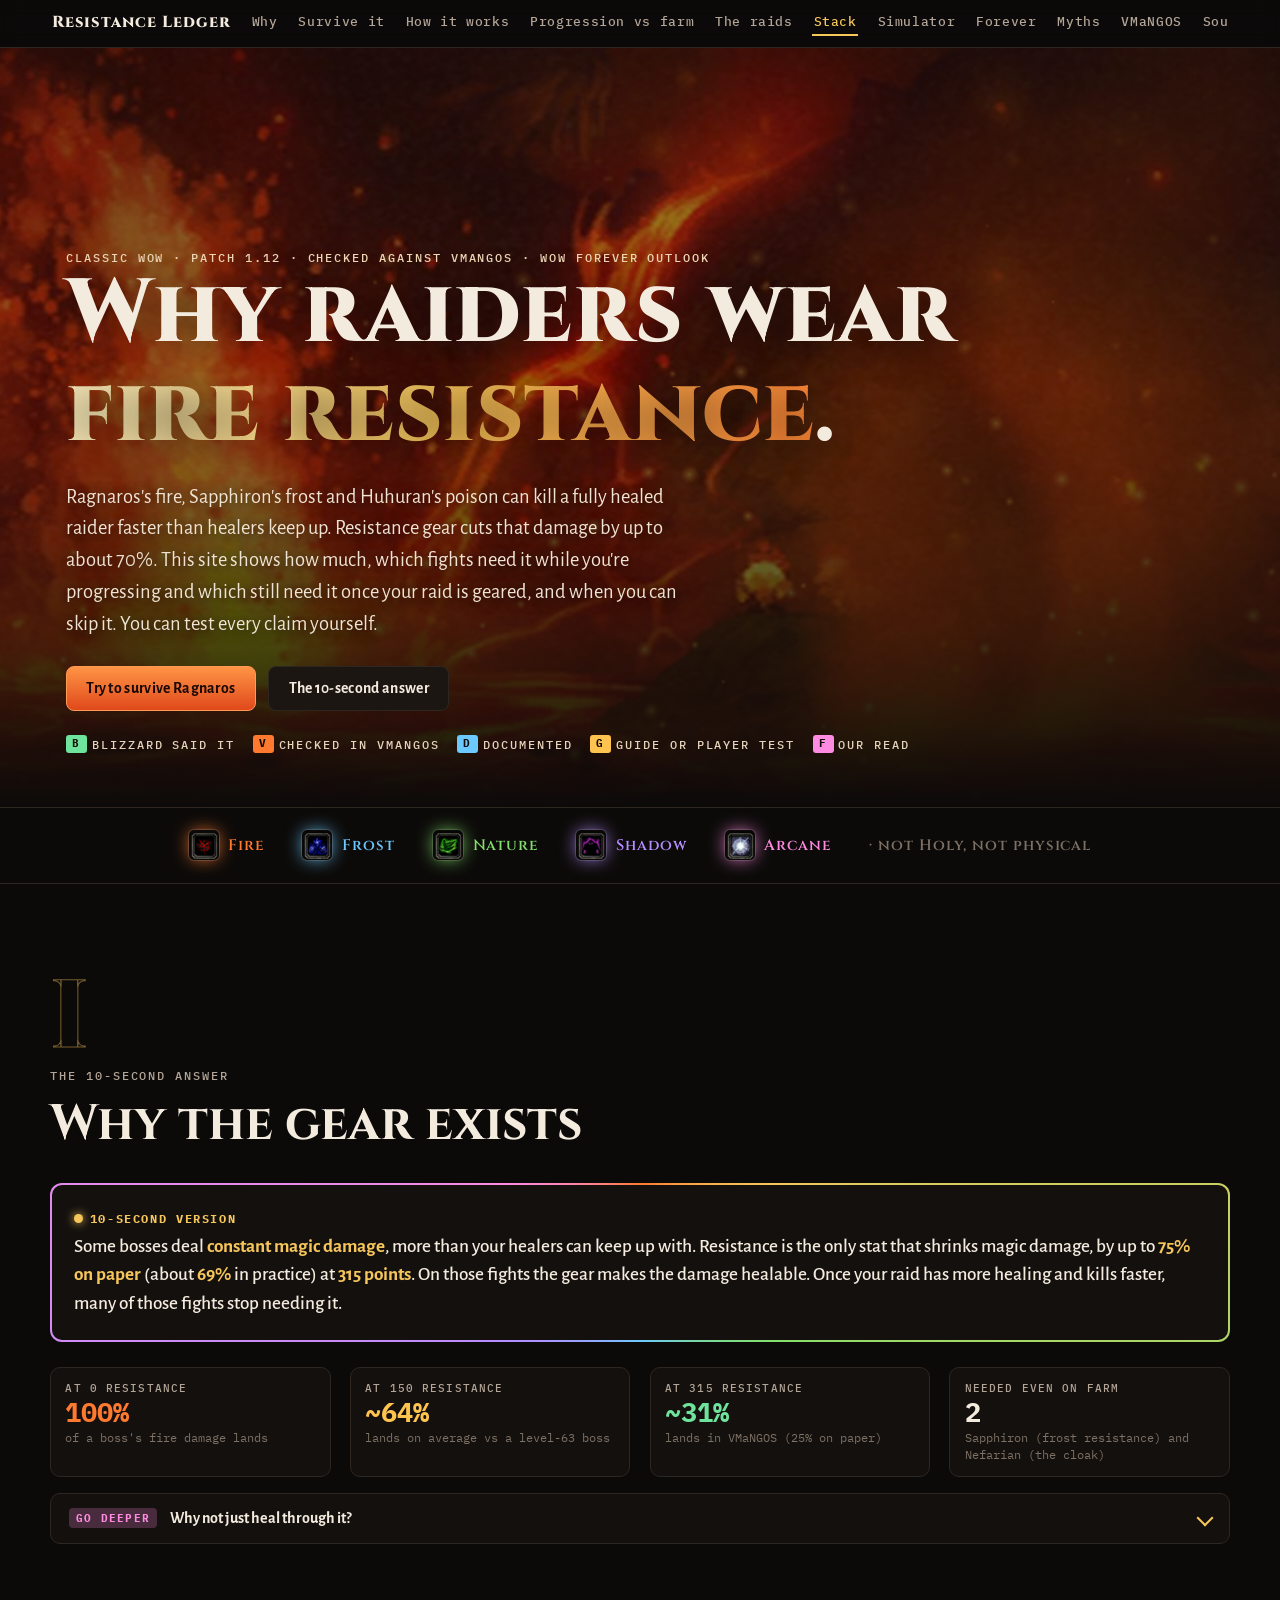
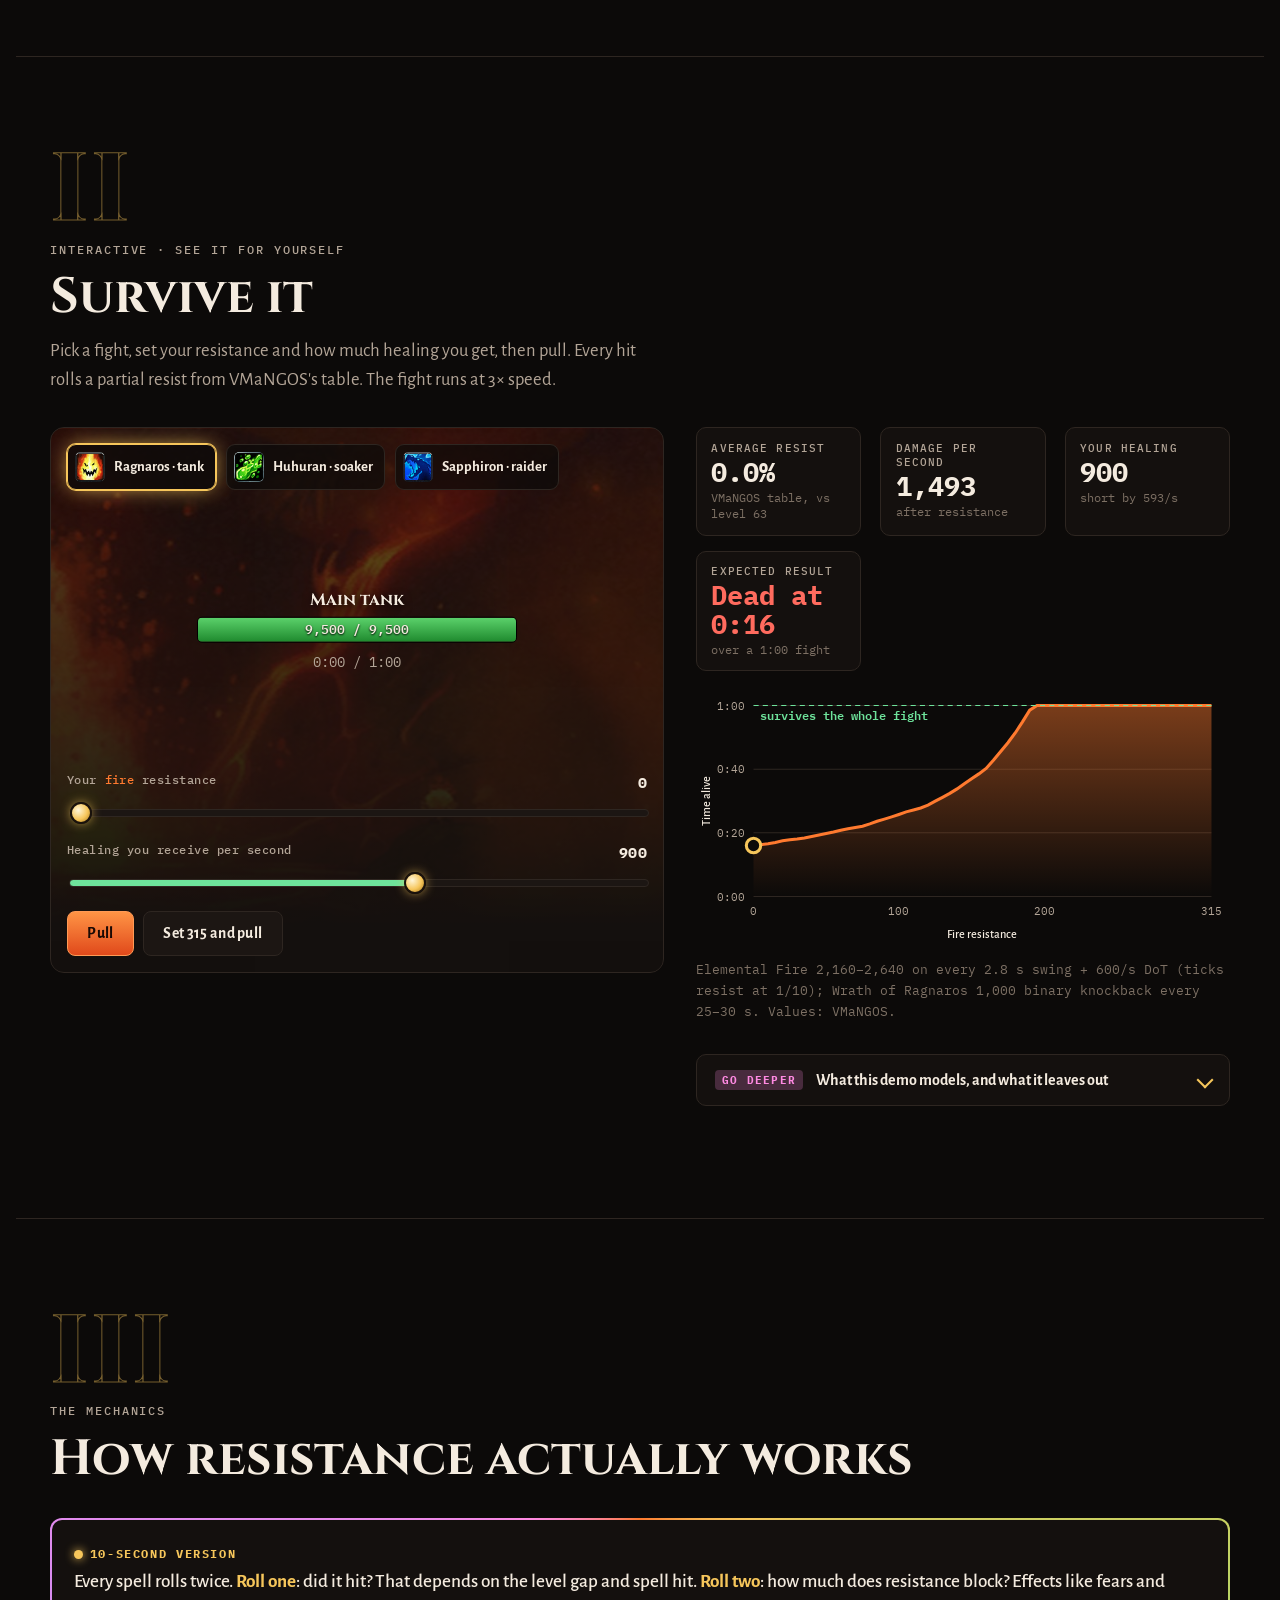
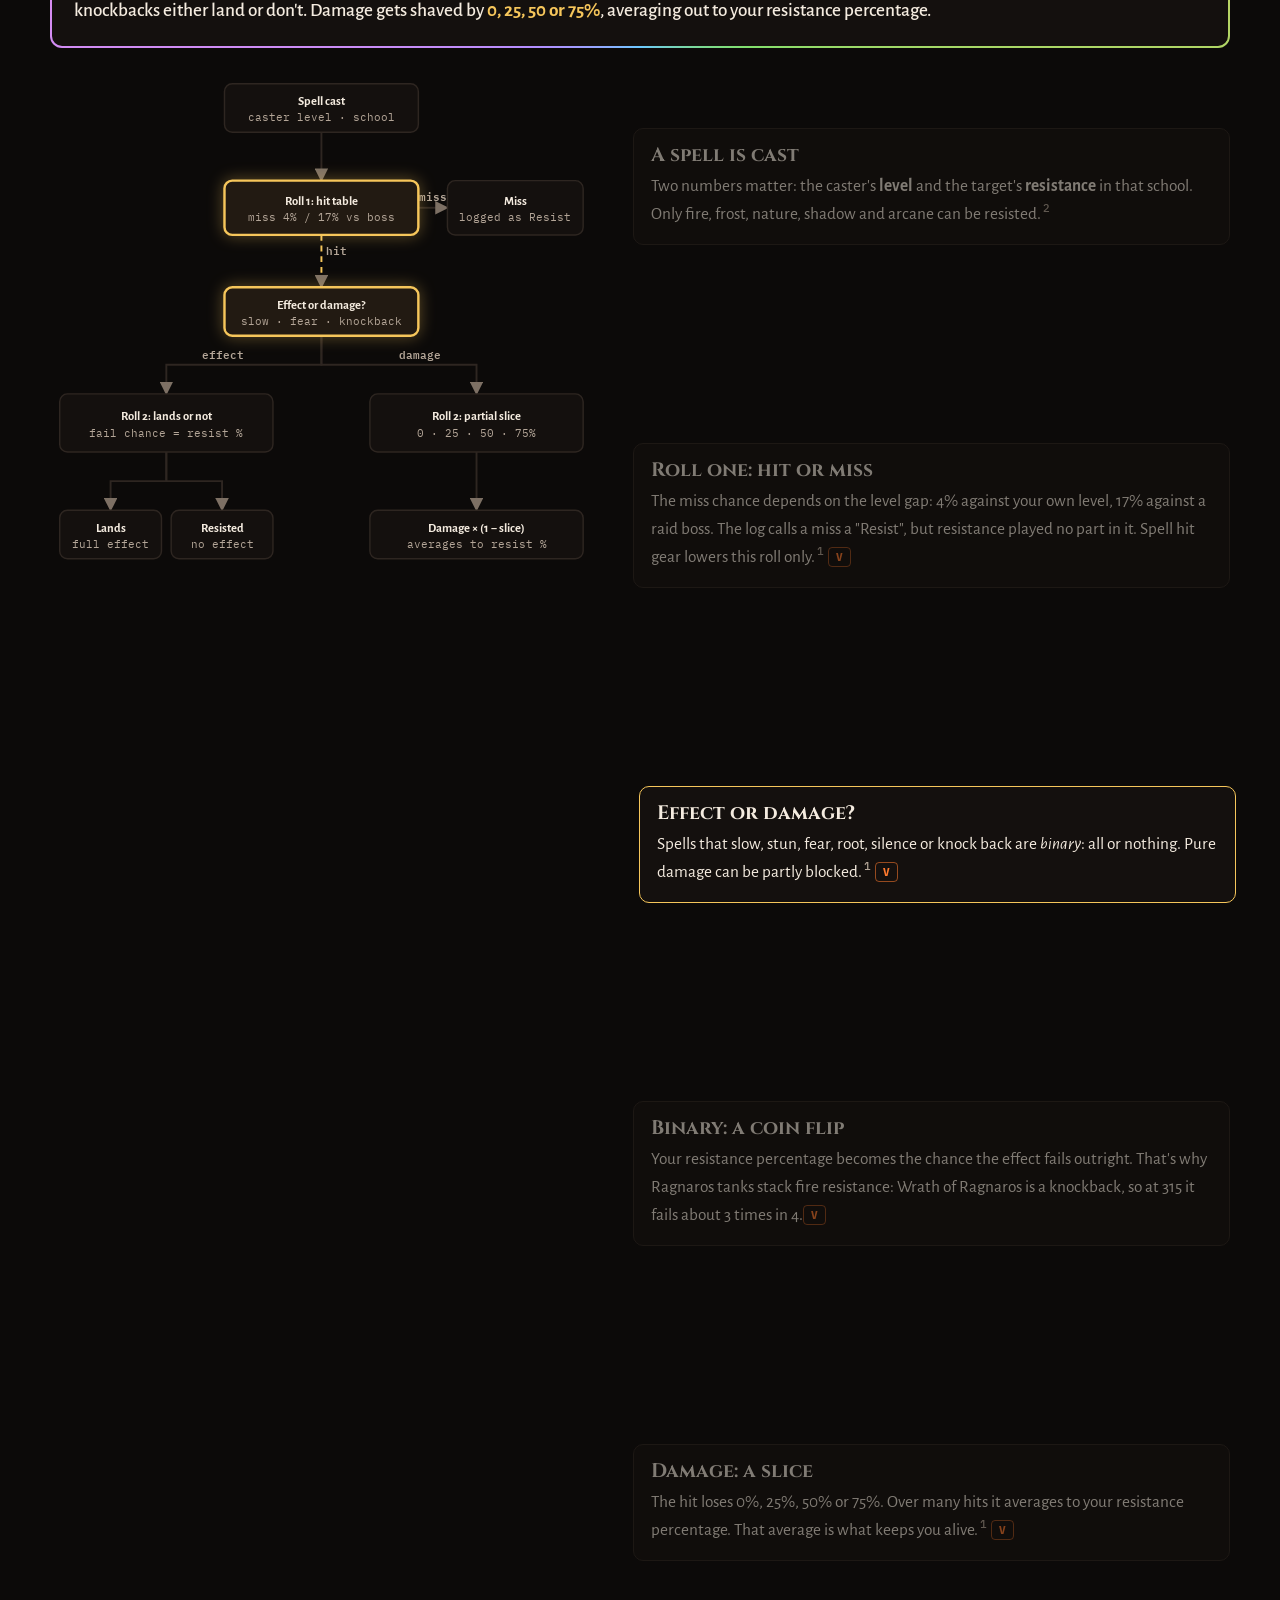
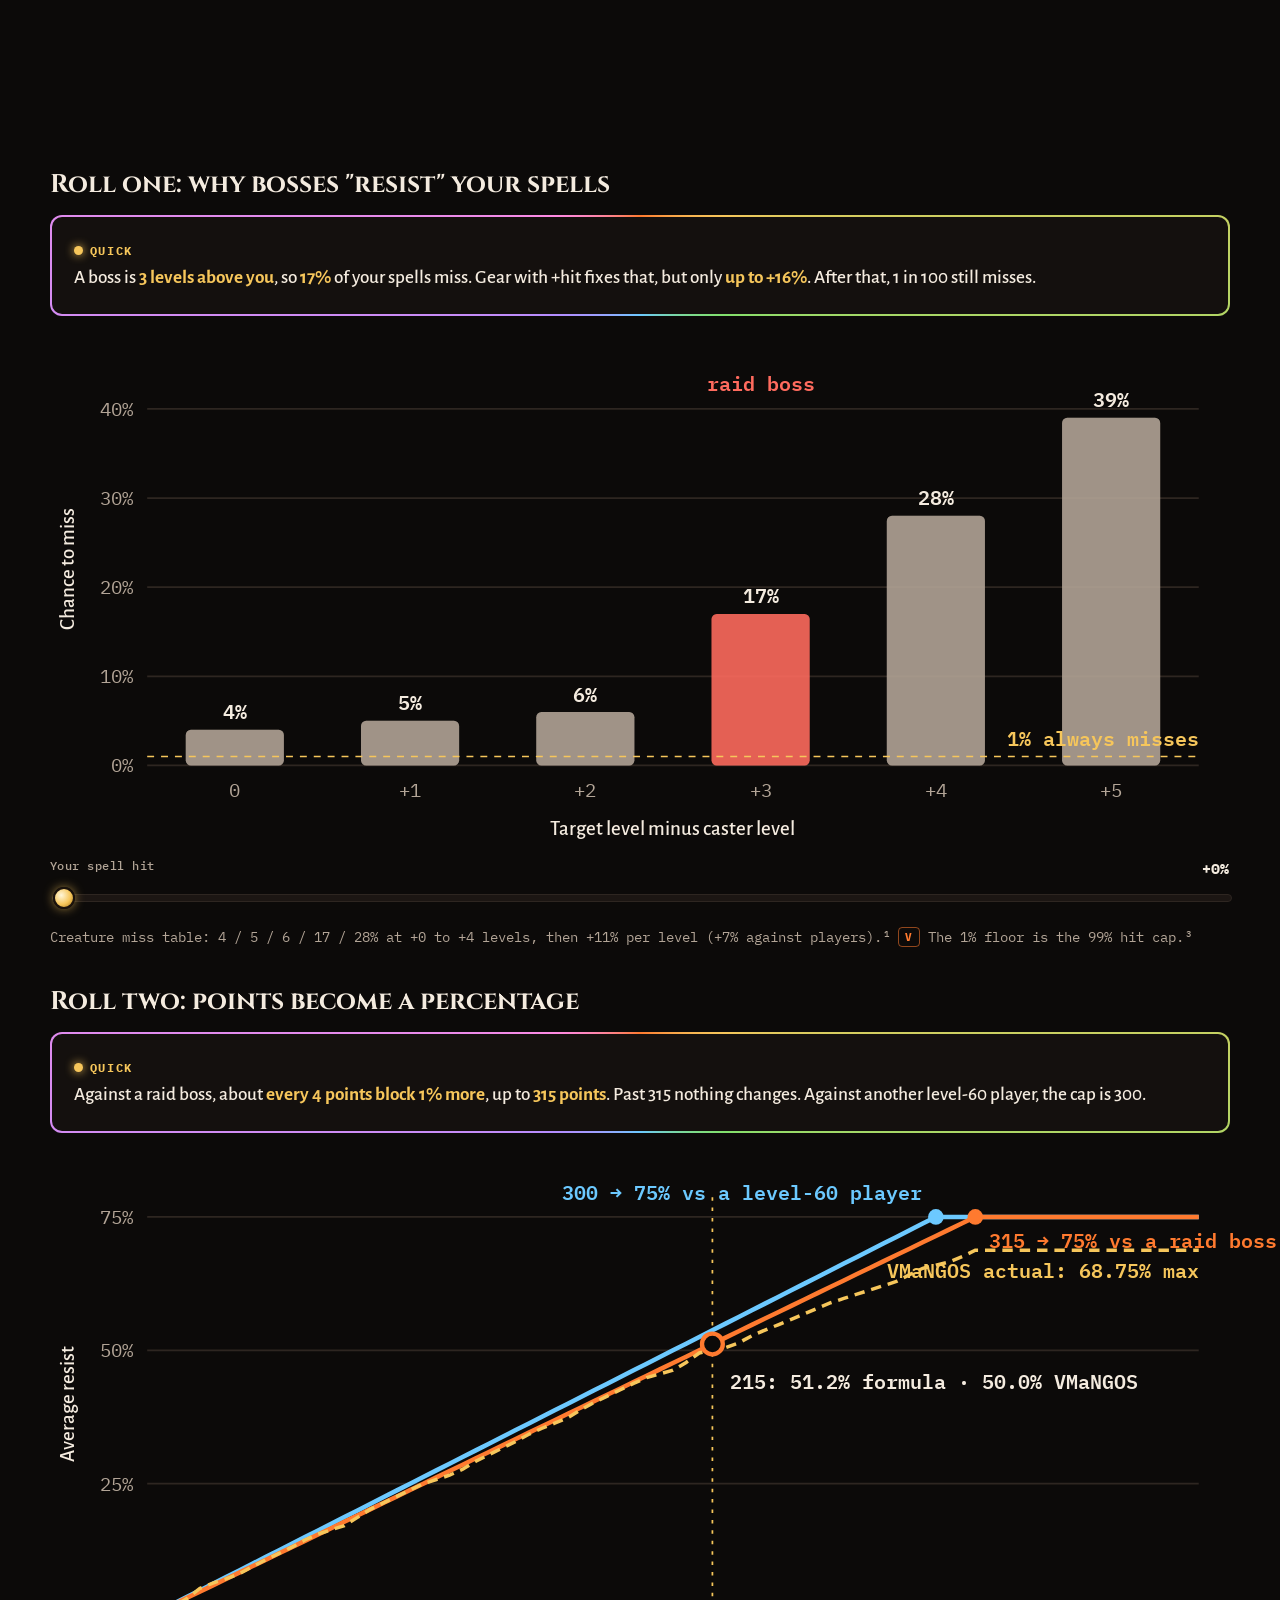
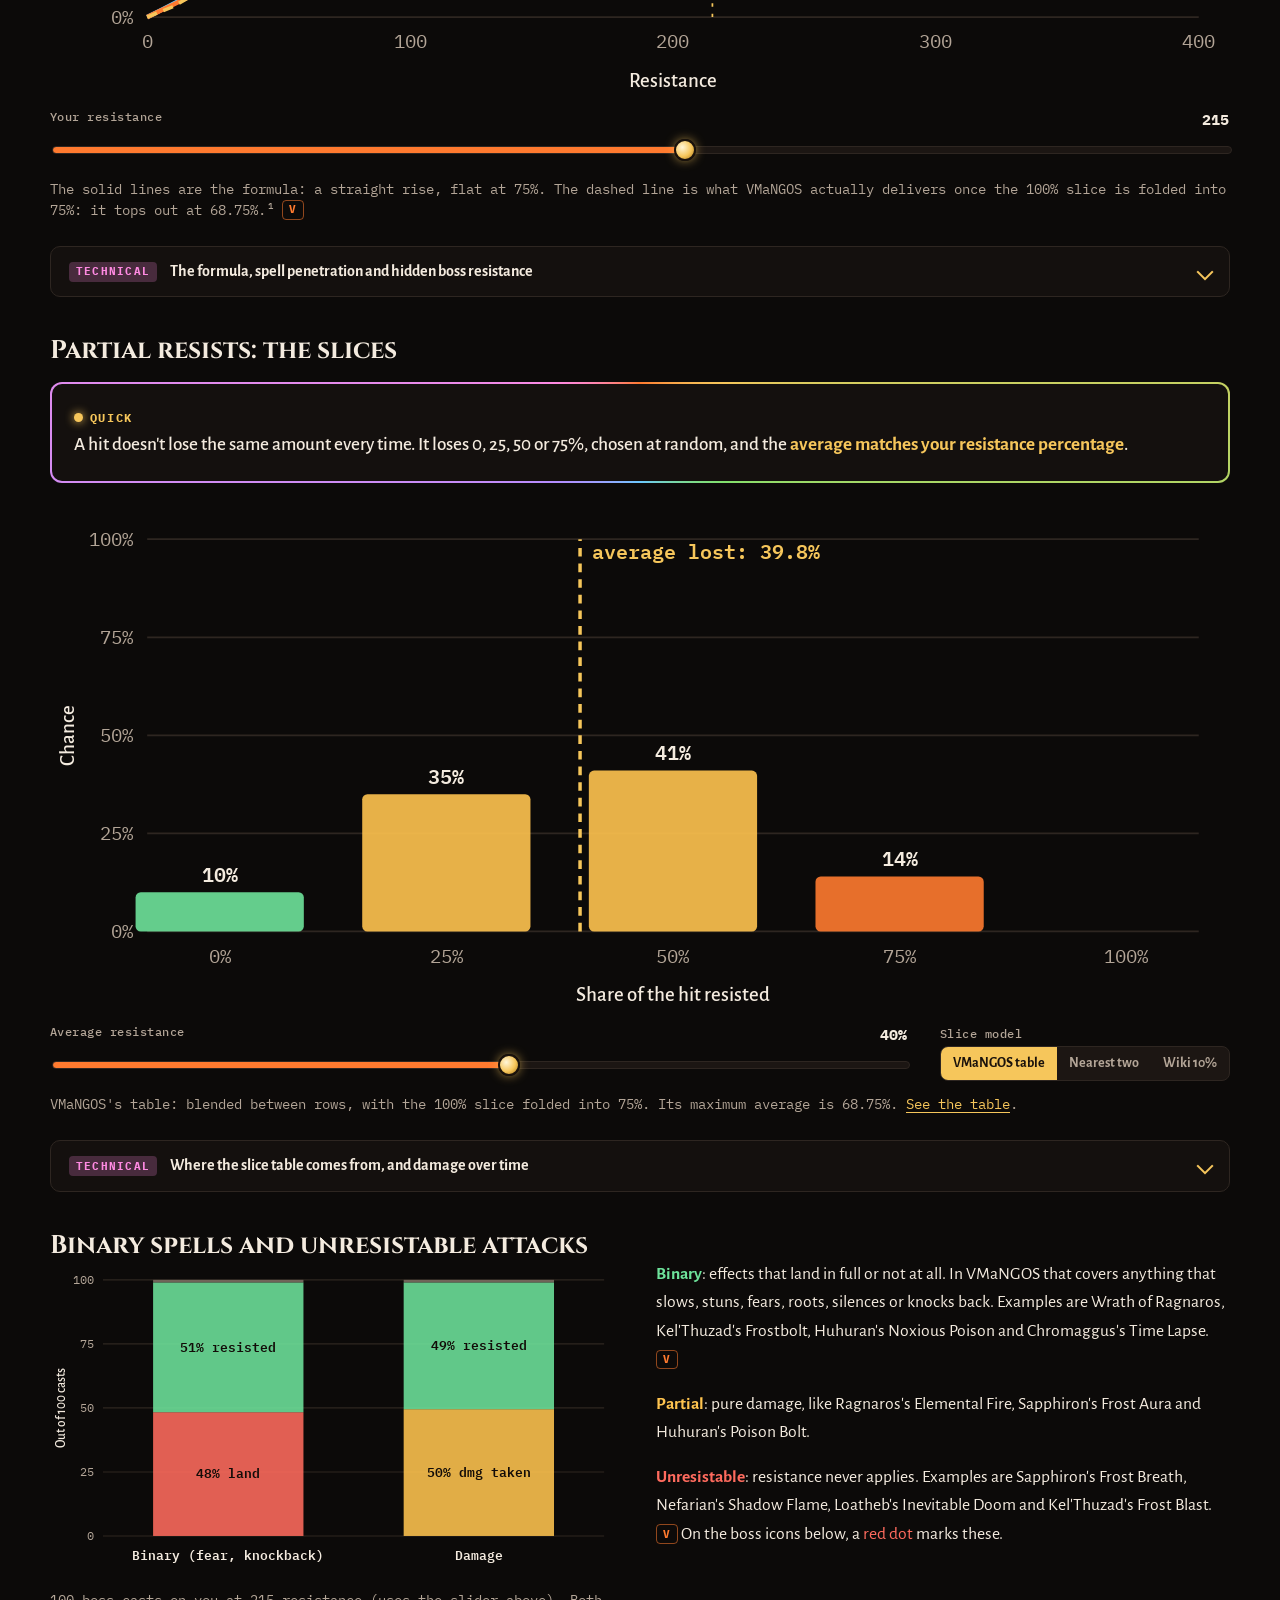
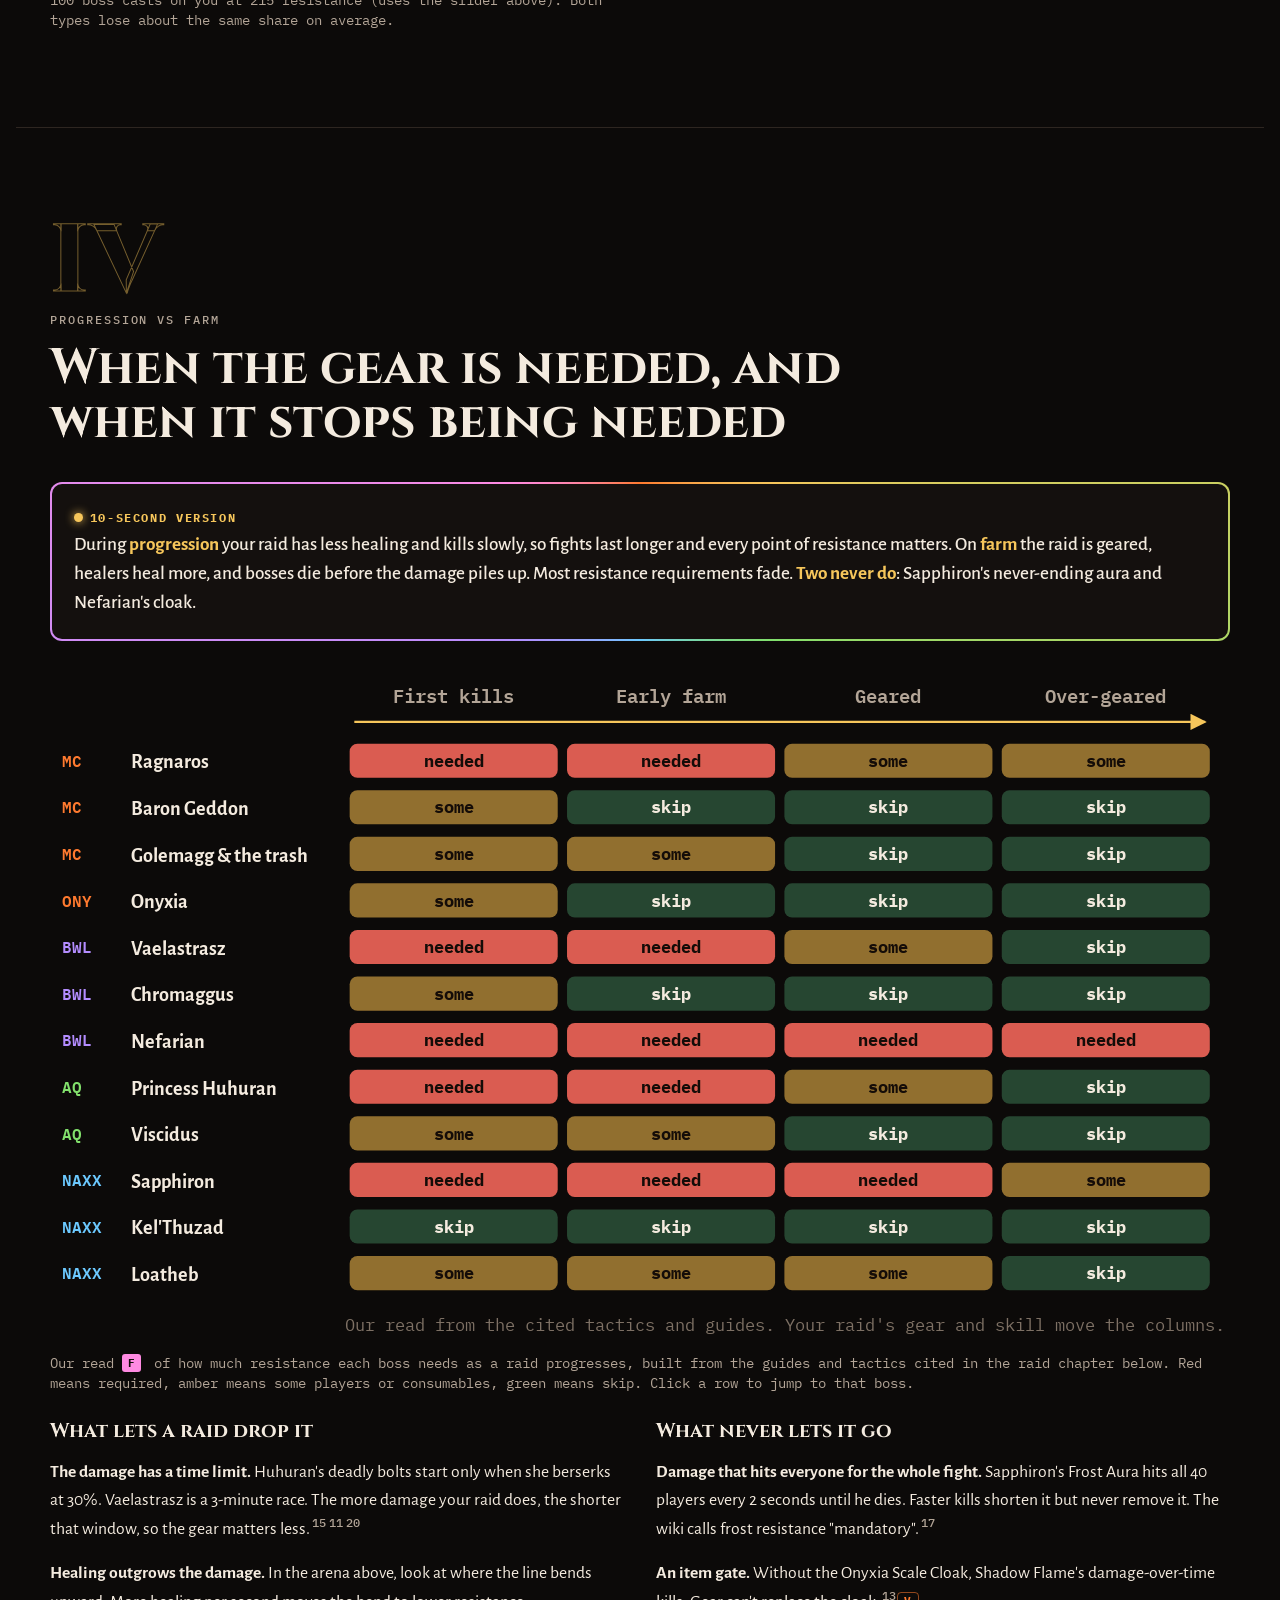
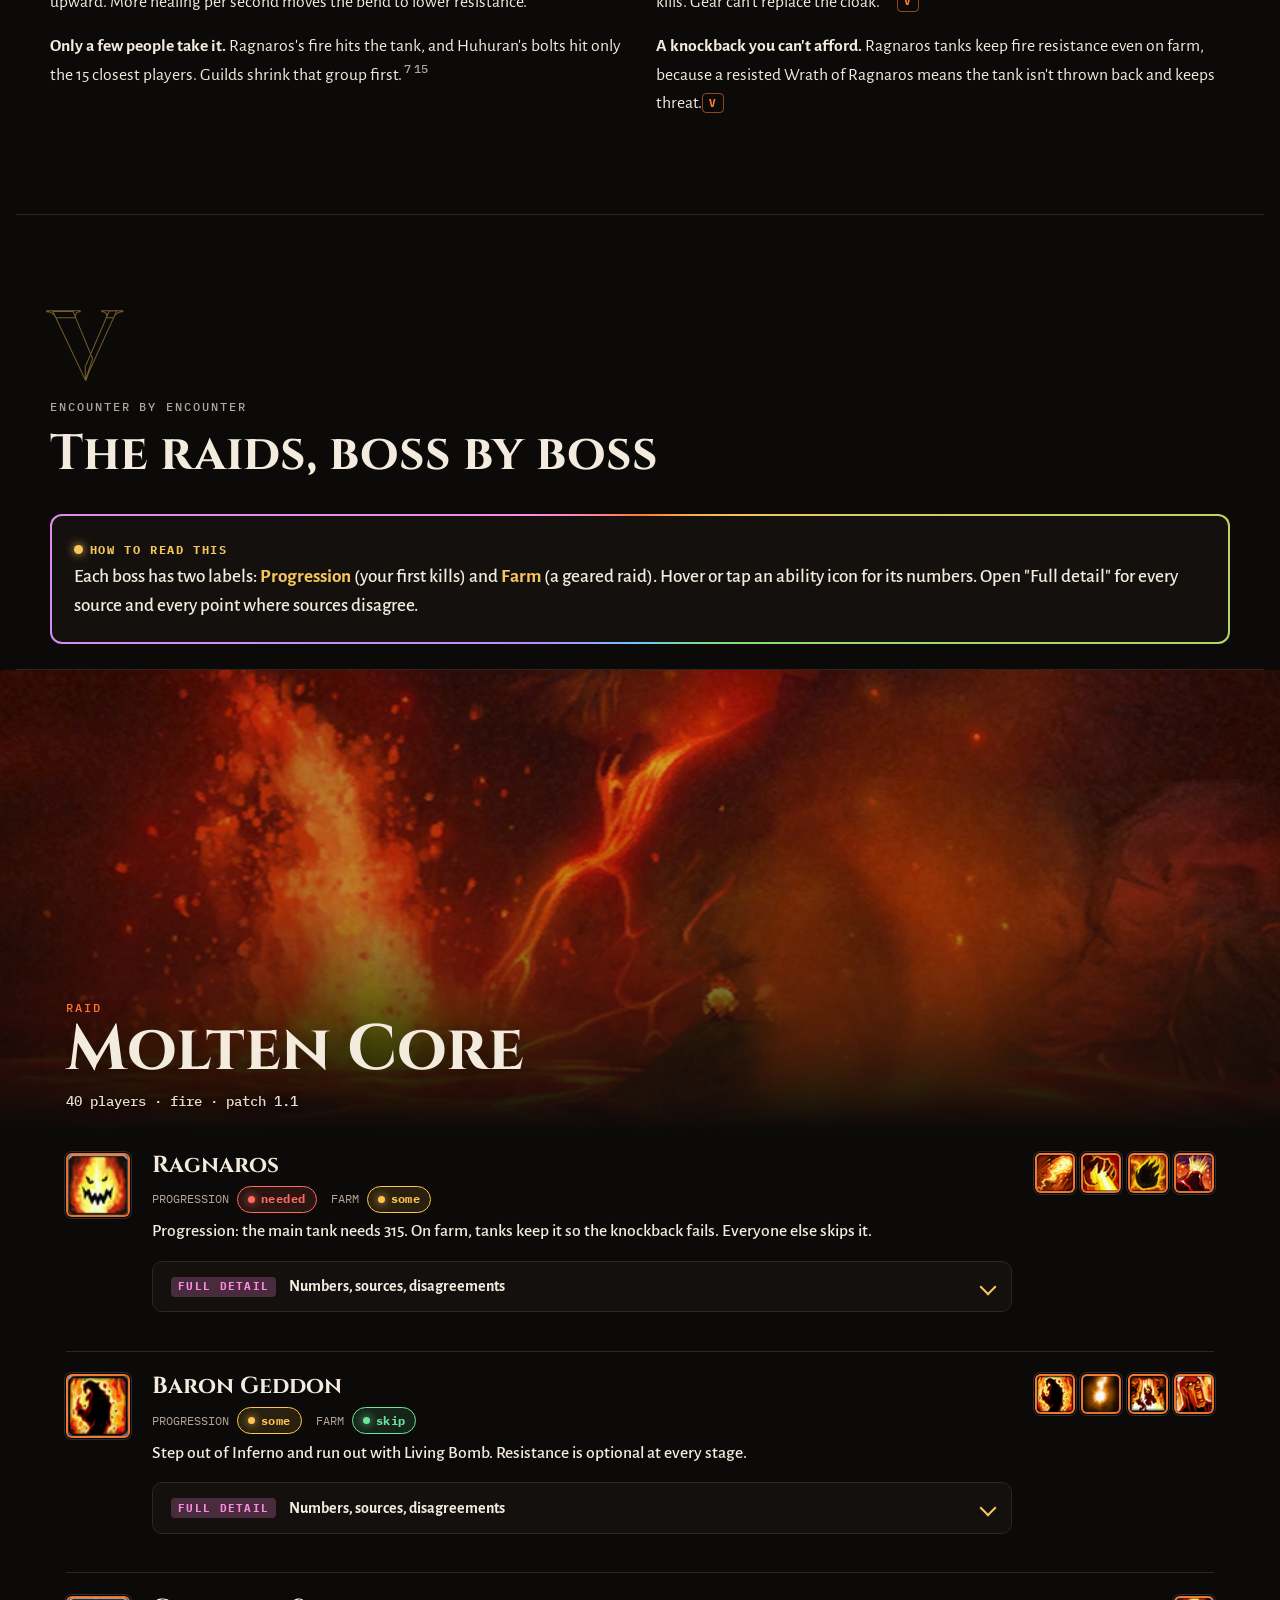
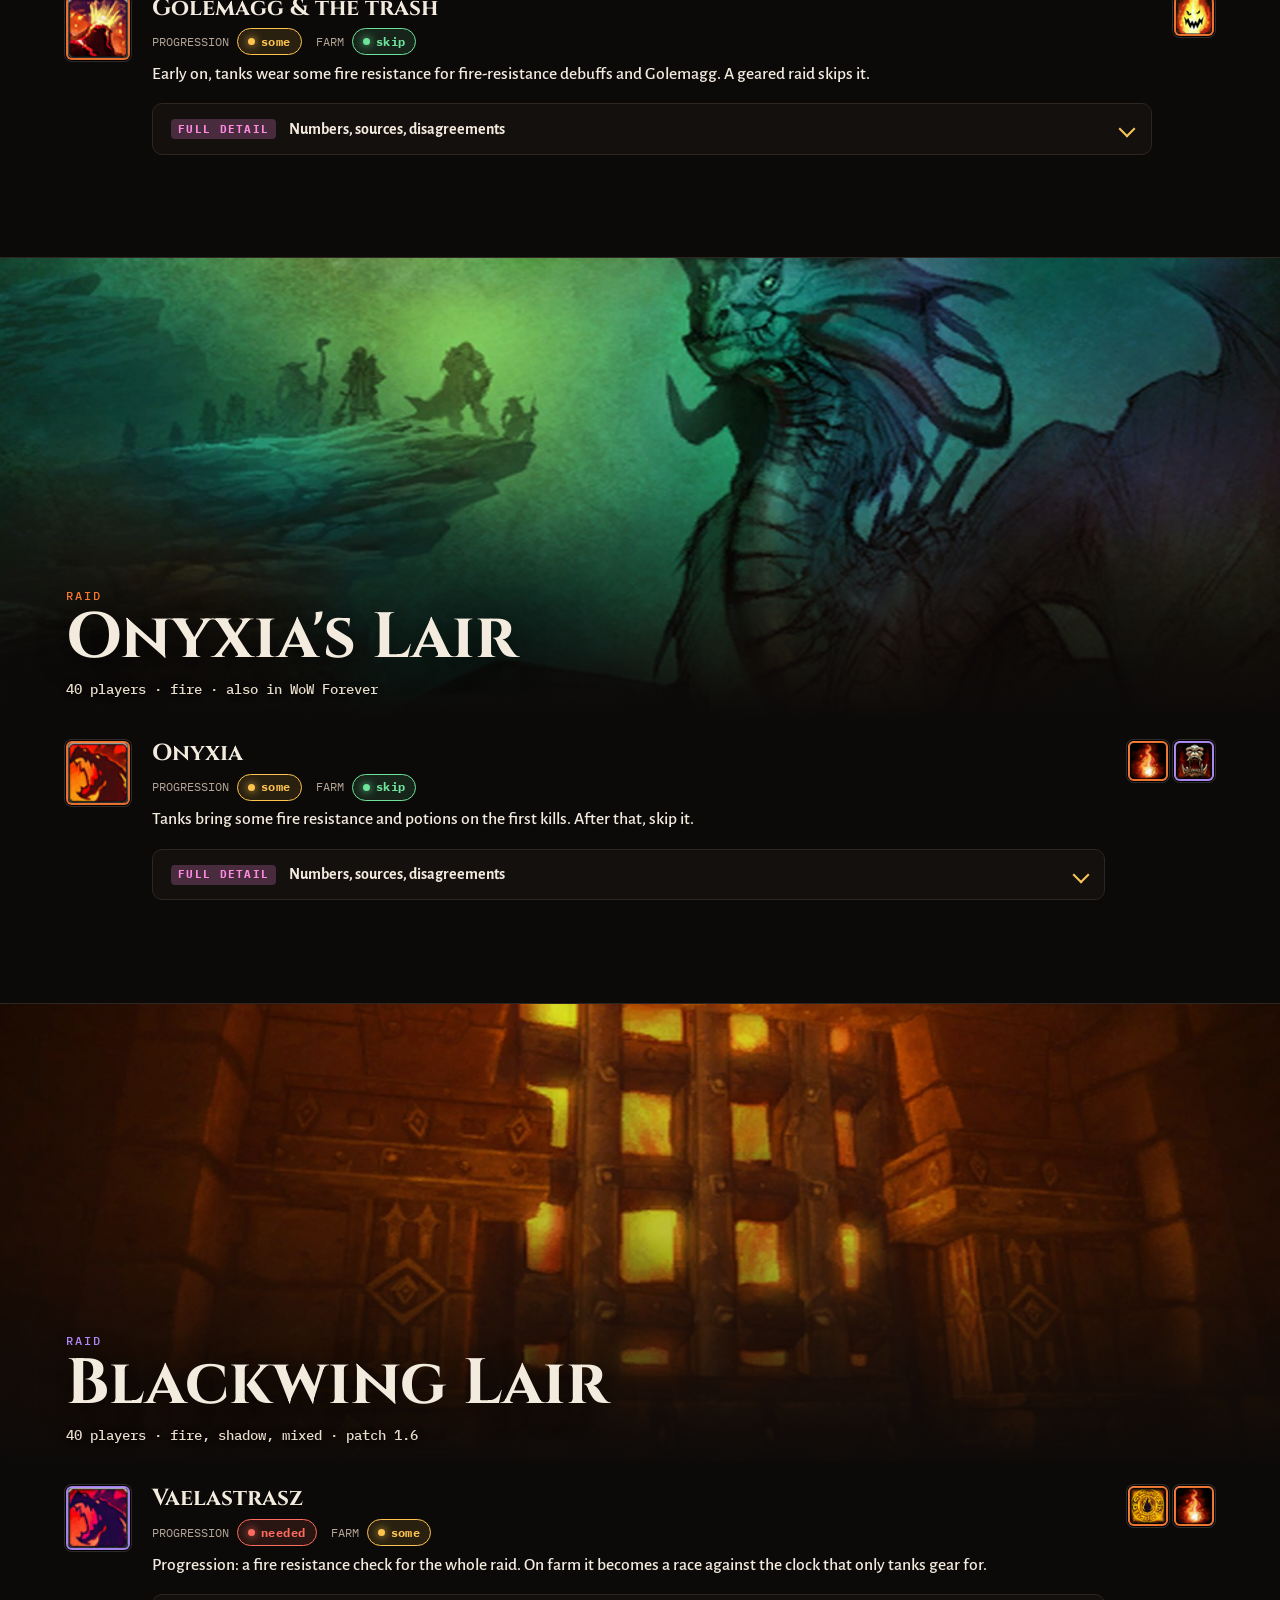
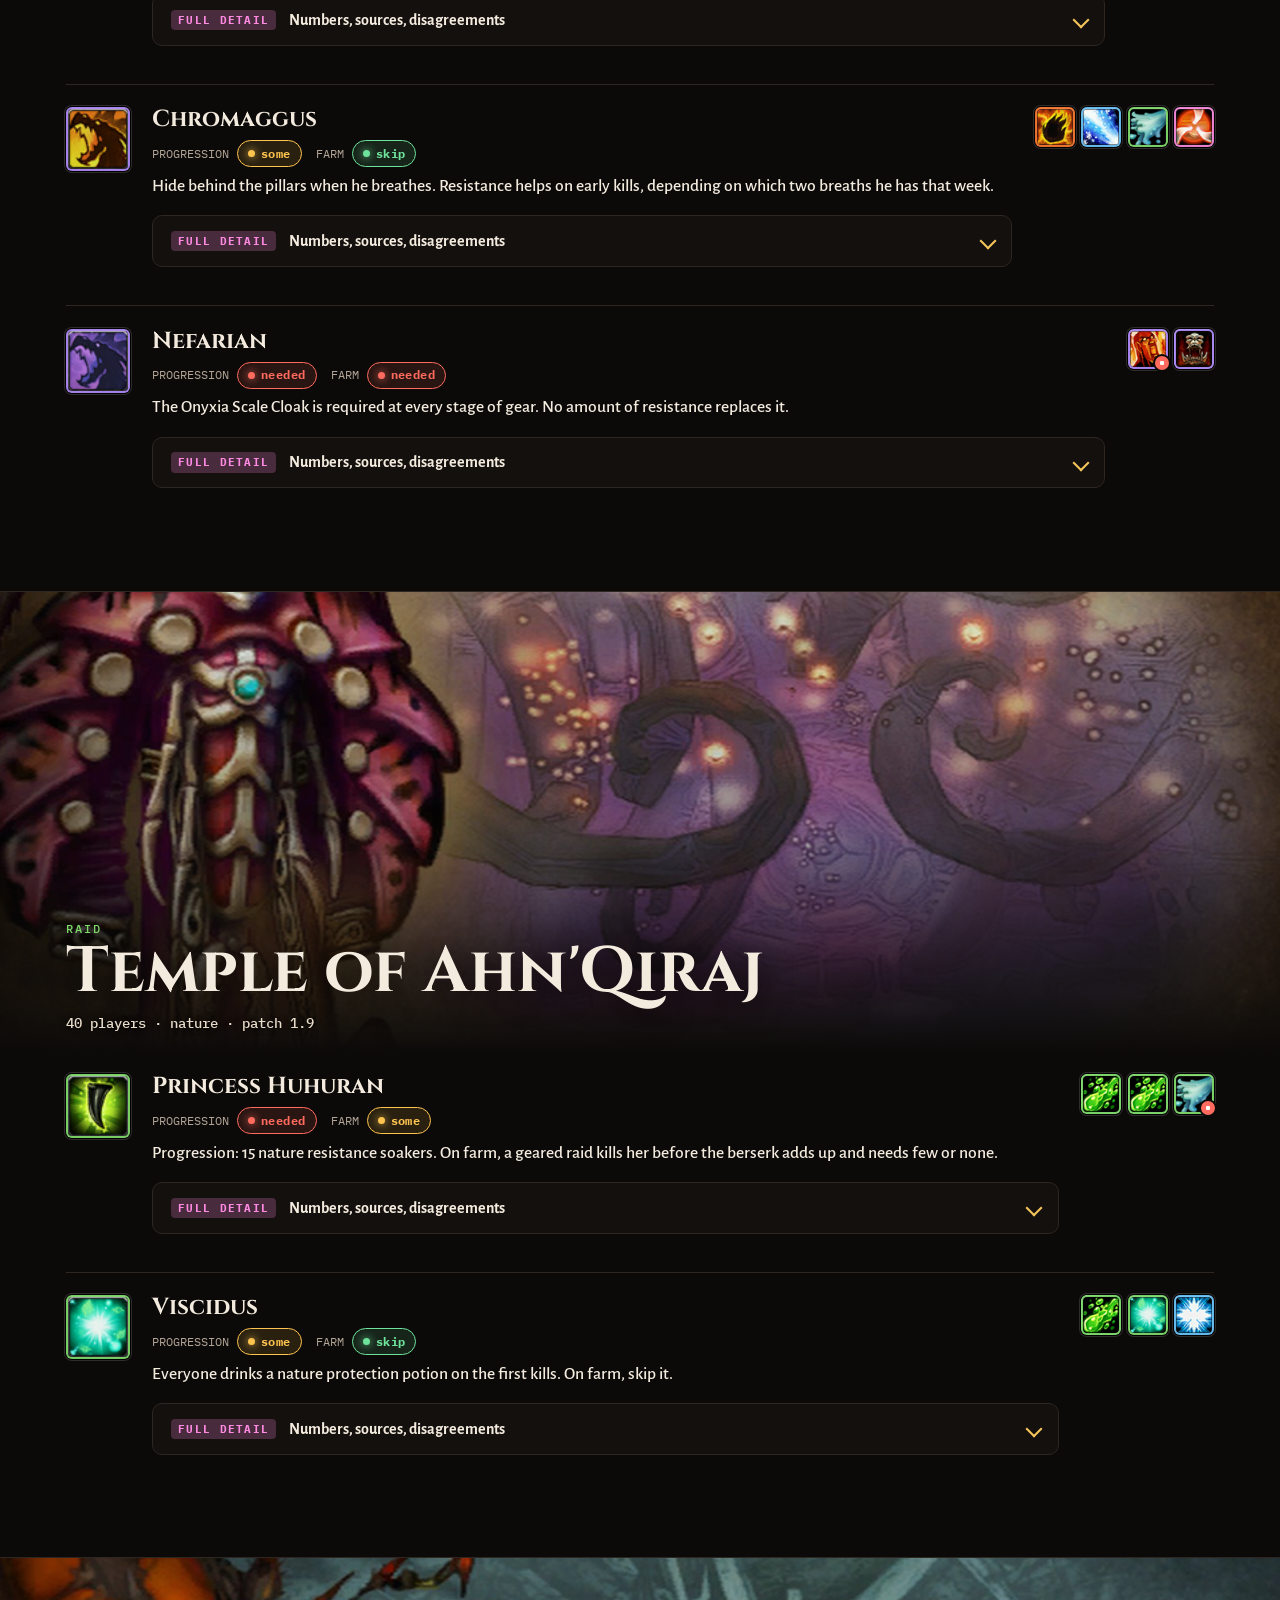
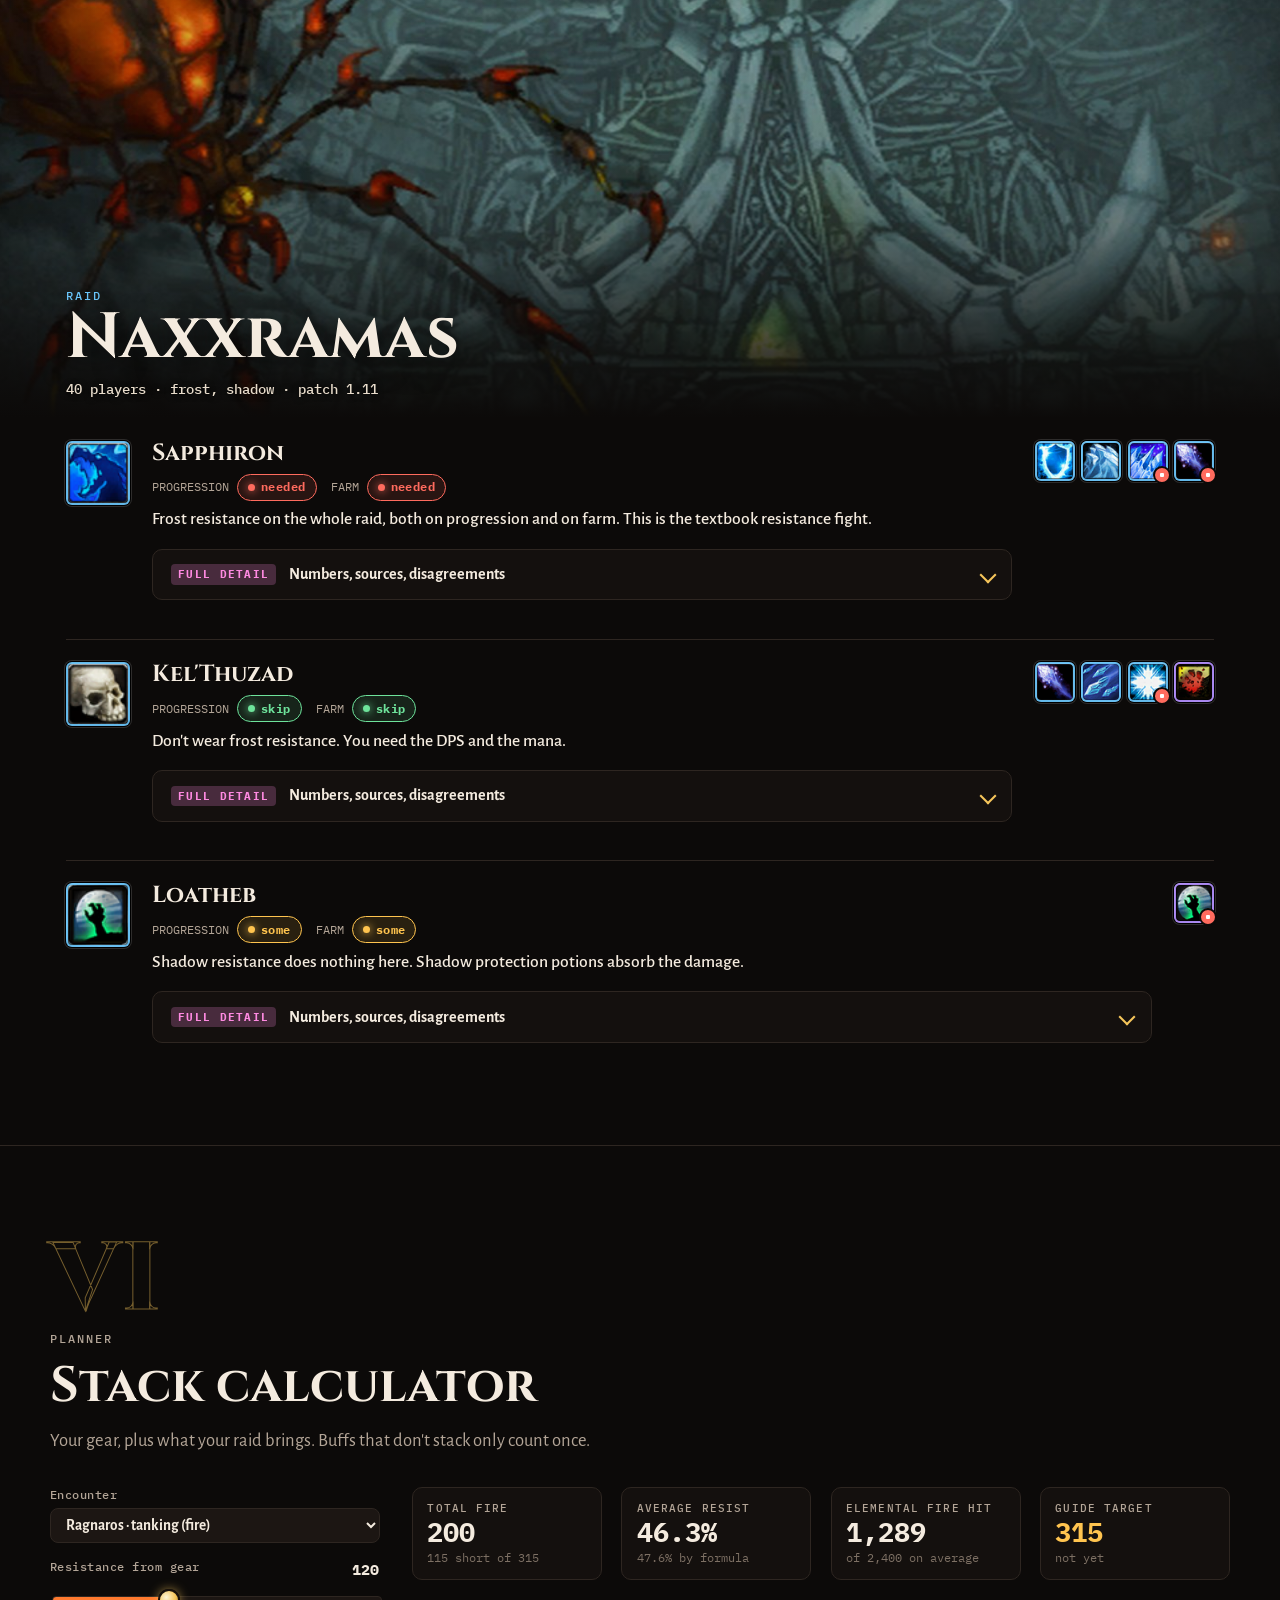
<file: index.html>
<!doctype html>
<html lang="en">
<head>
<meta charset="utf-8">
<meta name="viewport" content="width=device-width, initial-scale=1, viewport-fit=cover">
<title>The Resistance Ledger</title>
<meta name="claude:viewport-fit-sides" content="cover">
<meta name="description" content="Why raiders wear magic resistance gear in Classic WoW: how resistance works, which bosses demand it during progression and on farm, how guilds skip it, and what WoW Forever has confirmed. Checked against VMaNGOS, with interactive simulators.">
<meta name="theme-color" content="#0c0a09">
<link rel="preconnect" href="https://fonts.googleapis.com">
<link rel="preconnect" href="https://fonts.gstatic.com" crossorigin>
<link rel="stylesheet" href="https://fonts.googleapis.com/css2?family=Cinzel:wght@600;700;800&family=Alegreya+Sans:wght@400;500;700&family=Alegreya:ital,wght@1,500&family=IBM+Plex+Mono:wght@400;500;600;700&display=swap">
<link rel="stylesheet" href="site.css">
<style>:root{padding-top:env(safe-area-inset-top,0px);padding-bottom:env(safe-area-inset-bottom,0px)}[hidden]{display:none!important}</style>
</head>
<body>
<div class="progress" aria-hidden="true"></div>
<nav class="top" aria-label="Chapters"><div class="in">
  <a class="brand" href="#top">Resistance Ledger</a>
  <a href="#why">Why</a><a href="#arena">Survive it</a><a href="#how">How it works</a><a href="#phase">Progression vs farm</a><a href="#raids">The raids</a><a href="#stack">Stack</a><a href="#sim">Simulator</a><a href="#forever">Forever</a><a href="#myths">Myths</a><a href="vmangos.html">VMaNGOS</a><a href="#sources">Sources</a>
  <span class="xp" title="Chapters explored"><span class="xpbar"><i id="xpFill"></i></span><span id="xpTxt">0 / 10</span></span>
</div></nav>

<header class="hero bleed" id="top">
  <div class="art" role="img" aria-label="Molten Core loading screen: a lake of lava with Ragnaros rising in the distance"></div>
  <canvas id="embers" aria-hidden="true"></canvas>
  <div class="in">
    <p class="eyebrow" style="color:#f0d8b8">Classic WoW · patch 1.12 · checked against VMaNGOS · WoW Forever outlook</p>
    <h1>Why raiders wear <span class="burn">fire resistance</span>.</h1>
    <p class="lede">Ragnaros's fire, Sapphiron's frost and Huhuran's poison can kill a fully healed raider faster than healers keep up. Resistance gear cuts that damage by up to about 70%. This site shows how much, which fights need it while you're progressing and which still need it once your raid is geared, and when you can skip it. You can test every claim yourself.</p>
    <div class="cta"><a class="btn hot" href="#arena">Try to survive Ragnaros</a><a class="btn" href="#why">The 10-second answer</a></div>
    <div class="legend">
      <span class="eyebrow" style="color:#e6d4bd"><span class="grade B">B</span>Blizzard said it</span>
      <span class="eyebrow" style="color:#e6d4bd"><span class="grade V">V</span>Checked in VMaNGOS</span>
      <span class="eyebrow" style="color:#e6d4bd"><span class="grade D">D</span>Documented</span>
      <span class="eyebrow" style="color:#e6d4bd"><span class="grade G">G</span>Guide or player test</span>
      <span class="eyebrow" style="color:#e6d4bd"><span class="grade F">F</span>Our read</span>
    </div>
  </div>
</header>

<div class="schools bleed" aria-label="The five schools resistance works against">
  <span class="school fire"><img src="img/icons/res-fire.png" alt="">Fire</span>
  <span class="school frost"><img src="img/icons/res-frost.png" alt="">Frost</span>
  <span class="school nature"><img src="img/icons/res-nature.png" alt="">Nature</span>
  <span class="school shadow"><img src="img/icons/res-shadow.png" alt="">Shadow</span>
  <span class="school arcane"><img src="img/icons/res-arcane.png" alt="">Arcane</span>
  <span class="school holy">· not Holy, not physical</span>
</div>

<!-- ============ WHY ============ -->
<section id="why" data-ch>
  <div class="wide">
    <div class="chap rv"><span class="num">I</span><p class="eyebrow">The 10-second answer</p><h2>Why the gear exists</h2></div>
    <div class="tldr rv"><span class="tag">10-second version</span><p>Some bosses deal <b>constant magic damage</b>, more than your healers can keep up with. Resistance is the only stat that shrinks magic damage, by up to <b>75% on paper</b> (about <b>69%</b> in practice) at <b>315 points</b>. On those fights the gear makes the damage healable. Once your raid has more healing and kills faster, many of those fights stop needing it.</p></div>
    <div class="readout rv" style="margin-top:1.4rem">
      <div class="big"><span class="k">At 0 resistance</span><span class="v fire">100%</span><span class="d">of a boss's fire damage lands</span></div>
      <div class="big"><span class="k">At 150 resistance</span><span class="v" style="color:var(--warn)">~64%</span><span class="d">lands on average vs a level-63 boss</span></div>
      <div class="big"><span class="k">At 315 resistance</span><span class="v" style="color:var(--good)">~31%</span><span class="d">lands in VMaNGOS (25% on paper)</span></div>
      <div class="big"><span class="k">Needed even on farm</span><span class="v">2</span><span class="d">Sapphiron (frost resistance) and Nefarian (the cloak)</span></div>
    </div>
    <details class="deep rv"><summary><span class="lvl">Go deeper</span>Why not just heal through it?</summary><div class="body prose">
      <p>Armor does nothing against spells, and healing has a ceiling: mana. Damage that never stops, like Sapphiron's Frost Aura on all 40 players every 2 seconds, multiplies across the raid: 40 × 300 = 12,000 damage per second at zero resistance.<sup class="c"><a href="#s17">17</a></sup><span class="vm" data-vm="frostaura">V</span> At the cap it drops to under 4,000. Healers can sustain the second figure. They can't sustain the first.</p>
      <p>Spike damage is the other reason. A tank already taking melee hits from Ragnaros takes a 2,160–2,640 fire hit on every one of his swings.<span class="vm" data-vm="elemfire">V</span> Resistance lowers the average, and it makes the worst hits rarer.</p>
      <p><b>Why "about 69%" and not 75%?</b> The formula caps at 75%, but VMaNGOS never lets a hit be 100% resisted. That share is folded into the 75% slice, so the average tops out at 68.75%. VMaNGOS's code comment cites old Elitist Jerks testing for this.<span class="vm" data-vm="cap">V</span></p>
    </div></details>
  </div>
</section>

<!-- ============ ARENA ============ -->
<section id="arena" data-ch>
  <div class="wide">
    <div class="chap rv"><span class="num">II</span><p class="eyebrow">Interactive · see it for yourself</p><h2>Survive it</h2><p class="sub">Pick a fight, set your resistance and how much healing you get, then pull. Every hit rolls a partial resist from VMaNGOS's table. The fight runs at 3× speed.</p></div>
    <div class="arena">
      <div class="stagebox" id="stage">
        <div class="bg" id="stageBg"></div>
        <div class="top" role="group" aria-label="Encounter">
          <button class="enc" type="button" data-enc="rag" aria-pressed="true"><img src="img/icons/spell_fire_lavaspawn.png" alt="">Ragnaros · tank</button>
          <button class="enc" type="button" data-enc="huh" aria-pressed="false"><img src="img/icons/spell_nature_corrosivebreath.png" alt="">Huhuran · soaker</button>
          <button class="enc" type="button" data-enc="sap" aria-pressed="false"><img src="img/icons/inv_misc_head_dragon_blue.png" alt="">Sapphiron · raider</button>
        </div>
        <div class="field" id="field">
          <div class="unit" id="unit"><div class="name" id="uName">Main tank</div><div class="hp"><i id="hpBar"></i><b id="hpTxt"></b></div><div class="mono" id="uClock" style="margin-top:.5rem;font-size:.85rem;color:var(--muted)">0:00</div></div>
          <div class="verdict" id="verdict"><div><b id="vTitle"></b><span id="vText" class="mono" style="font-size:.9rem"></span></div></div>
        </div>
        <div class="bottom">
          <div class="ctrl"><label for="aRes"><span>Your <span id="aSchool">fire</span> resistance</span><output id="aResO">0</output></label><input id="aRes" type="range" min="0" max="315" step="5" value="0"></div>
          <div class="ctrl"><label for="aHeal"><span>Healing you receive per second</span><output id="aHealO">900</output></label><input id="aHeal" type="range" min="0" max="1500" step="25" value="900" style="--tc:var(--good)"></div>
          <div style="display:flex;gap:.6rem;flex-wrap:wrap"><button class="btn hot" type="button" id="aPull">Pull</button><button class="btn" type="button" id="aCap">Set 315 and pull</button></div>
        </div>
      </div>
      <div style="display:flex;flex-direction:column;gap:1rem">
        <div class="readout" id="aRead"></div>
        <svg class="chart" id="aChart" viewBox="0 0 520 250" role="img" aria-label="Seconds you survive against resistance"></svg>
        <p class="mono" id="aSrc" style="font-size:.8rem;color:var(--dim)"></p>
        <details class="deep"><summary><span class="lvl">Go deeper</span>What this demo models, and what it leaves out</summary><div class="body prose">
          <p>It models the magic damage only, using VMaNGOS's ability values and timers, its partial-resist table, and its rule that most damage-over-time ticks resist only a tenth as often.<span class="vm" data-vm="dot">V</span> It leaves out the boss's physical melee, armor, dodges and parries, absorbs and healer mana. The healing slider is your choice, not a measured figure.</p>
          <p>The line on the chart is how long you live at each resistance. It bends sharply upward once the damage left after resistance drops below your healing. On farm, healers bring more healing per second, so the bend arrives at lower resistance. That's the whole progression-versus-farm story in one picture.</p>
        </div></details>
      </div>
    </div>
  </div>
</section>

<!-- ============ HOW ============ -->
<section id="how" data-ch>
  <div class="wide">
    <div class="chap rv"><span class="num">III</span><p class="eyebrow">The mechanics</p><h2>How resistance actually works</h2></div>
    <div class="tldr rv"><span class="tag">10-second version</span><p>Every spell rolls twice. <b>Roll one</b>: did it hit? That depends on the level gap and spell hit. <b>Roll two</b>: how much does resistance block? Effects like fears and knockbacks either land or don't. Damage gets shaved by <b>0, 25, 50 or 75%</b>, averaging out to your resistance percentage.</p></div>
    <div class="pipe-wrap">
      <div class="pipe-stage"><svg id="pipe" viewBox="0 0 560 520" role="img" aria-label="Flowchart: cast, hit roll, binary or damage, resistance roll, outcome"></svg></div>
      <div class="pipe-steps">
        <div class="pstep on" data-step="0"><h3>A spell is cast</h3><p>Two numbers matter: the caster's <b>level</b> and the target's <b>resistance</b> in that school. Only fire, frost, nature, shadow and arcane can be resisted.<sup class="c"><a href="#s2">2</a></sup></p></div>
        <div class="pstep" data-step="1"><h3>Roll one: hit or miss</h3><p>The miss chance depends on the level gap: 4% against your own level, 17% against a raid boss. The log calls a miss a "Resist", but resistance played no part in it. Spell hit gear lowers this roll only.<sup class="c"><a href="#s1">1</a></sup> <span class="vm" data-vm="miss">V</span></p></div>
        <div class="pstep" data-step="2"><h3>Effect or damage?</h3><p>Spells that slow, stun, fear, root, silence or knock back are <em>binary</em>: all or nothing. Pure damage can be partly blocked.<sup class="c"><a href="#s1">1</a></sup> <span class="vm" data-vm="binary">V</span></p></div>
        <div class="pstep" data-step="3"><h3>Binary: a coin flip</h3><p>Your resistance percentage becomes the chance the effect fails outright. That's why Ragnaros tanks stack fire resistance: Wrath of Ragnaros is a knockback, so at 315 it fails about 3 times in 4.<span class="vm" data-vm="wrath">V</span></p></div>
        <div class="pstep" data-step="4"><h3>Damage: a slice</h3><p>The hit loses 0%, 25%, 50% or 75%. Over many hits it averages to your resistance percentage. That average is what keeps you alive.<sup class="c"><a href="#s1">1</a></sup> <span class="vm" data-vm="partial">V</span></p></div>
      </div>
    </div>

    <h3 class="rv" style="font-size:1.6rem;margin-top:3rem">Roll one: why bosses "resist" your spells</h3>
    <div class="tldr rv" style="margin-top:1rem"><span class="tag">Quick</span><p>A boss is <b>3 levels above you</b>, so <b>17%</b> of your spells miss. Gear with +hit fixes that, but only <b>up to +16%</b>. After that, 1 in 100 still misses.</p></div>
    <figure class="rv">
      <svg class="chart" id="hitChart" viewBox="0 0 680 290" role="img" aria-label="Spell miss chance by level difference"></svg>
      <div class="ctrls"><div class="ctrl"><label for="hitSlider"><span>Your spell hit</span><output id="hitOut">+0%</output></label><input id="hitSlider" type="range" min="0" max="20" step="1" value="0" style="--tc:var(--arcane)"></div></div>
      <figcaption>Creature miss table: 4 / 5 / 6 / 17 / 28% at +0 to +4 levels, then +11% per level (+7% against players).<sup class="c"><a href="#s1">1</a></sup> <span class="vm" data-vm="miss">V</span> The 1% floor is the 99% hit cap.<sup class="c"><a href="#s3">3</a></sup></figcaption>
    </figure>

    <h3 class="rv" style="font-size:1.6rem;margin-top:2.5rem">Roll two: points become a percentage</h3>
    <div class="tldr rv" style="margin-top:1rem"><span class="tag">Quick</span><p>Against a raid boss, about <b>every 4 points block 1% more</b>, up to <b>315 points</b>. Past 315 nothing changes. Against another level-60 player, the cap is 300.</p></div>
    <figure class="rv">
      <svg class="chart" id="arChart" viewBox="0 0 680 310" role="img" aria-label="Average resistance against resistance"></svg>
      <div class="ctrls"><div class="ctrl"><label for="arSlider"><span>Your resistance</span><output id="arOut">215</output></label><input id="arSlider" type="range" min="0" max="400" step="5" value="215"></div></div>
      <figcaption>The solid lines are the formula: a straight rise, flat at 75%. The dashed line is what VMaNGOS actually delivers once the 100% slice is folded into 75%: it tops out at 68.75%.<sup class="c"><a href="#s1">1</a></sup> <span class="vm" data-vm="cap">V</span></figcaption>
    </figure>
    <details class="deep rv"><summary><span class="lvl">Technical</span>The formula, spell penetration and hidden boss resistance</summary><div class="body prose">
      <div class="eq"><span class="k">average resist</span> = min(75%, R × 0.15 ÷ L<sub>caster</sub>)        <span style="color:var(--dim)">= 0.75 × R ÷ (5 × L)</span>
<span class="k">R (vs a creature)</span> = max(0, R<sub>base</sub> − P) + ⌊8 × ΔL × L<sub>caster</sub> ÷ 63⌋   <span style="color:var(--dim)">VMaNGOS</span></div>
      <p><b>Spell penetration</b> (P) only cancels the target's base resistance. Since patch 1.9.0 it can't push resistance below zero.<sup class="c"><a href="#s1">1</a></sup> <span class="vm" data-vm="pen">V</span></p>
      <p><b>Hidden boss resistance.</b> When a player casts on a higher-level creature, the creature gets bonus resistance to every school. Sources disagree on the size:</p>
      <ul><li>The wiki's formula gives 5 per level, which is 15 against a raid boss.<sup class="c"><a href="#s1">1</a></sup></li><li>A note on the same wiki page says "8 per level (believed)", which is 24.</li><li>VMaNGOS uses 8 × levels × caster level ÷ 63, which is 22 for a level-60 player against a boss, about 5.5% average resistance. Its code cites no source for this.<span class="vm" data-vm="level">V</span></li></ul>
      <p>All the sources agree that binary spells ignore this bonus and that penetration can't remove it. The wiki also mentions a level-20 minimum. VMaNGOS applies that minimum only to <em>negative</em> resistance, not to the normal formula.</p>
    </div></details>

    <h3 class="rv" style="font-size:1.6rem;margin-top:2.5rem">Partial resists: the slices</h3>
    <div class="tldr rv" style="margin-top:1rem"><span class="tag">Quick</span><p>A hit doesn't lose the same amount every time. It loses 0, 25, 50 or 75%, chosen at random, and the <b>average matches your resistance percentage</b>.</p></div>
    <figure class="rv">
      <svg class="chart" id="partChart" viewBox="0 0 680 290" role="img" aria-label="Partial resist slice probabilities"></svg>
      <div class="ctrls">
        <div class="ctrl"><label for="partSlider"><span>Average resistance</span><output id="partOut">40%</output></label><input id="partSlider" type="range" min="0" max="75" step="1" value="40"></div>
        <div class="ctrl" style="flex:0 1 auto"><span class="lbl">Slice model</span><div class="seg" role="group" aria-label="Slice model"><button type="button" data-pm="V" aria-pressed="true">VMaNGOS table</button><button type="button" data-pm="A" aria-pressed="false">Nearest two</button><button type="button" data-pm="B" aria-pressed="false">Wiki 10%</button></div></div>
      </div>
      <figcaption id="partCap"></figcaption>
    </figure>
    <details class="deep rv"><summary><span class="lvl">Technical</span>Where the slice table comes from, and damage over time</summary><div class="body prose">
      <p>VMaNGOS's table has 31 rows, one for every 10 resistance from 0 to 300 at level 60. The code comment says it was copied from a forum image of a Blizzard table. A few rows don't add up to 100%, which points to copying mistakes. The code uses a straight-line blend between rows and folds the 100% slice into 75%.<span class="vm" data-vm="partial">V</span></p>
      <p><b>Damage over time.</b> VMaNGOS rolls a partial resist on every tick, but at a tenth of the normal chance. That follows a Blizzard developer's post that DoTs "were 1/10th as likely to be resisted". The code calls the details "somewhat a guess". Four DoTs follow the normal rules because video evidence shows them resisting, among them Vaelastrasz's Flame Breath and Sapphiron's Frost Aura.<span class="vm" data-vm="dot">V</span> Classic players argued over the same thing in 2020.<sup class="c"><a href="#s6">6</a></sup></p>
    </div></details>

    <h3 class="rv" style="font-size:1.6rem;margin-top:2.5rem">Binary spells and unresistable attacks</h3>
    <div class="two rv">
      <figure style="margin:0"><svg class="chart" id="binChart" viewBox="0 0 520 290" role="img" aria-label="100 casts, binary vs damage"></svg><figcaption>100 boss casts on you at <span id="binR">215</span> resistance (uses the slider above). Both types lose about the same share on average.</figcaption></figure>
      <div class="prose">
        <p><b style="color:var(--good)">Binary</b>: effects that land in full or not at all. In VMaNGOS that covers anything that slows, stuns, fears, roots, silences or knocks back. Examples are Wrath of Ragnaros, Kel'Thuzad's Frostbolt, Huhuran's Noxious Poison and Chromaggus's Time Lapse.<span class="vm" data-vm="binary">V</span></p>
        <p><b style="color:var(--warn)">Partial</b>: pure damage, like Ragnaros's Elemental Fire, Sapphiron's Frost Aura and Huhuran's Poison Bolt.</p>
        <p><b style="color:var(--bad)">Unresistable</b>: resistance never applies. Examples are Sapphiron's Frost Breath, Nefarian's Shadow Flame, Loatheb's Inevitable Doom and Kel'Thuzad's Frost Blast.<span class="vm" data-vm="unres">V</span> On the boss icons below, a <span style="color:var(--bad)">red dot</span> marks these.</p>
      </div>
    </div>
  </div>
</section>

<!-- ============ PHASE ============ -->
<section id="phase" data-ch>
  <div class="wide">
    <div class="chap rv"><span class="num">IV</span><p class="eyebrow">Progression vs farm</p><h2>When the gear is needed, and when it stops being needed</h2></div>
    <div class="tldr rv"><span class="tag">10-second version</span><p>During <b>progression</b> your raid has less healing and kills slowly, so fights last longer and every point of resistance matters. On <b>farm</b> the raid is geared, healers heal more, and bosses die before the damage piles up. Most resistance requirements fade. <b>Two never do</b>: Sapphiron's never-ending aura and Nefarian's cloak.</p></div>
    <figure class="rv">
      <svg class="chart" id="phaseChart" viewBox="0 0 760 520" role="img" aria-label="Heatmap of how much resistance each boss needs from first kill to farm"></svg>
      <figcaption>Our read <span class="grade F">F</span> of how much resistance each boss needs as a raid progresses, built from the guides and tactics cited in the raid chapter below. Red means required, amber means some players or consumables, green means skip. Click a row to jump to that boss.</figcaption>
    </figure>
    <div class="two rv">
      <div class="prose">
        <h3 style="font-size:1.25rem">What lets a raid drop it</h3>
        <p><b>The damage has a time limit.</b> Huhuran's deadly bolts start only when she berserks at 30%. Vaelastrasz is a 3-minute race. The more damage your raid does, the shorter that window, so the gear matters less.<sup class="c"><a href="#s15">15</a></sup><sup class="c"><a href="#s11">11</a></sup><sup class="c"><a href="#s20">20</a></sup></p>
        <p><b>Healing outgrows the damage.</b> In the arena above, look at where the line bends upward. More healing per second moves the bend to lower resistance.</p>
        <p><b>Only a few people take it.</b> Ragnaros's fire hits the tank, and Huhuran's bolts hit only the 15 closest players. Guilds shrink that group first.<sup class="c"><a href="#s7">7</a></sup><sup class="c"><a href="#s15">15</a></sup></p>
      </div>
      <div class="prose">
        <h3 style="font-size:1.25rem">What never lets it go</h3>
        <p><b>Damage that hits everyone for the whole fight.</b> Sapphiron's Frost Aura hits all 40 players every 2 seconds until he dies. Faster kills shorten it but never remove it. The wiki calls frost resistance "mandatory".<sup class="c"><a href="#s17">17</a></sup></p>
        <p><b>An item gate.</b> Without the Onyxia Scale Cloak, Shadow Flame's damage-over-time kills. Gear can't replace the cloak.<sup class="c"><a href="#s13">13</a></sup><span class="vm" data-vm="cloak">V</span></p>
        <p><b>A knockback you can't afford.</b> Ragnaros tanks keep fire resistance even on farm, because a resisted Wrath of Ragnaros means the tank isn't thrown back and keeps threat.<span class="vm" data-vm="wrath">V</span></p>
      </div>
    </div>
  </div>
</section>

<!-- ============ RAIDS ============ -->
<section id="raids" data-ch style="padding-bottom:0">
  <div class="wide">
    <div class="chap rv"><span class="num">V</span><p class="eyebrow">Encounter by encounter</p><h2>The raids, boss by boss</h2></div>
    <div class="tldr rv"><span class="tag">How to read this</span><p>Each boss has two labels: <b>Progression</b> (your first kills) and <b>Farm</b> (a geared raid). Hover or tap an ability icon for its numbers. Open "Full detail" for every source and every point where sources disagree.</p></div>
  </div>
</section>
<div id="raidList"></div>

<!-- ============ STACK ============ -->
<section id="stack" data-ch>
  <div class="wide">
    <div class="chap rv"><span class="num">VI</span><p class="eyebrow">Planner</p><h2>Stack calculator</h2><p class="sub">Your gear, plus what your raid brings. Buffs that don't stack only count once.</p></div>
    <div class="tool">
      <div class="side">
        <div class="ctrl"><label for="kEnc"><span>Encounter</span></label><select id="kEnc"><option value="rag">Ragnaros · tanking (fire)</option><option value="vael">Vaelastrasz · Fire Nova (fire)</option><option value="huh">Huhuran · berserk soak (nature)</option><option value="sap">Sapphiron · Frost Aura (frost)</option></select></div>
        <div class="ctrl"><label for="kGear"><span>Resistance from gear</span><output id="kGearO">120</output></label><input id="kGear" type="range" min="0" max="350" step="5" value="120"></div>
        <div id="kBuffs" style="display:flex;flex-direction:column;gap:.45rem"></div>
      </div>
      <div class="out">
        <div class="readout" id="kStats"></div>
        <svg class="chart" id="kBar" viewBox="0 0 680 170" role="img" aria-label="Resistance sources against the 315 cap"></svg>
        <p id="kNote" class="mono" style="font-size:.84rem;color:var(--muted)"></p>
      </div>
    </div>
  </div>
</section>

<!-- ============ SIM ============ -->
<section id="sim" data-ch>
  <div class="wide">
    <div class="chap rv"><span class="num">VII</span><p class="eyebrow">For the sceptics</p><h2>The resist simulator</h2><p class="sub">Cast thousands of spells under the rules and compare the result with the formula. The coloured bars are what happened. The dashed lines are what was predicted.</p></div>
    <div class="tool">
      <div class="side">
        <div class="ctrl"><label for="sDir"><span>Who casts on whom</span></label><select id="sDir"><option value="boss">Raid boss (63) → you (60)</option><option value="you">You (60) → raid boss (63)</option><option value="pvp">You (60) → player (60)</option></select></div>
        <div class="ctrl"><label for="sRes"><span>Target resistance</span><output id="sResO">215</output></label><input id="sRes" type="range" min="0" max="400" step="5" value="215"></div>
        <div class="ctrl"><label for="sHit"><span>Caster spell hit</span><output id="sHitO">+0%</output></label><input id="sHit" type="range" min="0" max="20" step="1" value="0" style="--tc:var(--arcane)"></div>
        <div class="ctrl"><label for="sPen"><span>Caster spell penetration</span><output id="sPenO">0</output></label><input id="sPen" type="range" min="0" max="100" step="5" value="0" style="--tc:var(--shadow)"></div>
        <div class="ctrl"><span class="lbl">Hidden boss resistance</span><div class="seg" role="group" aria-label="Level resistance"><button type="button" data-lvl="vm" aria-pressed="true">VMaNGOS (22)</button><button type="button" data-lvl="5" aria-pressed="false">Wiki (15)</button><button type="button" data-lvl="8" aria-pressed="false">24</button><button type="button" data-lvl="0" aria-pressed="false">none</button></div></div>
        <div class="ctrl"><span class="lbl">Spell type</span><div class="seg" role="group" aria-label="Spell type"><button type="button" data-type="dmg" aria-pressed="true">Damage</button><button type="button" data-type="bin" aria-pressed="false">Binary</button></div></div>
        <div class="ctrl"><span class="lbl">Slice model</span><div class="seg" role="group" aria-label="Slice model"><button type="button" data-model="V" aria-pressed="true">VMaNGOS</button><button type="button" data-model="A" aria-pressed="false">Nearest two</button><button type="button" data-model="B" aria-pressed="false">Wiki 10%</button></div></div>
        <div class="ctrl"><label for="sN"><span>Casts</span></label><select id="sN"><option>1000</option><option selected>10000</option><option>100000</option></select></div>
        <button class="btn hot" type="button" id="sRun">Cast them</button>
      </div>
      <div class="out">
        <div class="readout" id="sStats"></div>
        <svg class="chart" id="simHist" viewBox="0 0 680 270" role="img" aria-label="Simulated outcomes against theory"></svg>
        <svg class="chart" id="simConv" viewBox="0 0 680 220" role="img" aria-label="Running average converging"></svg>
        <div><p class="eyebrow" style="margin-bottom:.5rem">Last 14 casts · 1,000 base damage</p><div class="log" id="sLog"></div></div>
      </div>
    </div>
  </div>
</section>

<!-- ============ FOREVER ============ -->
<section id="forever" data-ch class="bleed" style="padding-left:var(--gutter);padding-right:var(--gutter-r);background:linear-gradient(180deg,rgba(12,10,9,.5),var(--bg) 62%),url('img/onyxia-dragon.jpg') center top/cover no-repeat">
  <div class="wide">
    <div class="chap rv"><span class="num">VIII</span><p class="eyebrow">World of Warcraft: Forever</p><h2>What to expect in Forever</h2><p class="sub">Forever launched on 4 November 2026, and its first raids open on 9 December.<sup class="c"><a href="#s29">29</a></sup><sup class="c"><a href="#s31">31</a></sup> No one has fought a level-60 Forever raid boss yet.</p></div>
    <div class="tldr rv"><span class="tag">10-second version</span><p><b>Don't farm resistance gear yet.</b> Guides say the first raids don't use resistance sets. For Onyxia progression, tanks should bring some fire resistance and everyone should bring fire protection potions. On farm, expect even that to go. If the old raids come back, their resistance checks could come back too.</p></div>
    <div class="ledger rv">
      <div class="b"><h3>Blizzard confirmed</h3><ul>
        <li><span class="grade B">B</span>Barrow Deeps (10 players, 8 bosses), Hyjal Summit (20 players, 13 bosses), Onyxia's Lair (40 players, needs the Drakefire Amulet). All reset weekly.<sup class="c"><a href="#s29">29</a></sup></li>
        <li><span class="grade B">B</span>The only resistance advice so far: "Players should build their fire resistance before entering" Onyxia's Lair.<sup class="c"><a href="#s29">29</a></sup></li>
        <li><span class="grade B">B</span>The level cap stays at 60 indefinitely.<sup class="c"><a href="#s30">30</a></sup> Talents and itemization are being reworked.<sup class="c"><a href="#s31">31</a></sup><sup class="c"><a href="#s32">32</a></sup></li>
        <li><span class="grade B">B</span>Nothing yet on Molten Core, AQ, Naxxramas, raid tuning or resistance gear.</li>
      </ul></div>
      <div class="g"><h3>Guides report</h3><ul>
        <li><span class="grade G">G</span>Resistance sets are "not part of the opening raid tier". ConquestCapped attributes this to Blizzard but doesn't link a statement.<sup class="c"><a href="#s33">33</a></sup></li>
        <li><span class="grade G">G</span>Bosses count as 3 levels above you, and 315 resistance still gives 75%.<sup class="c"><a href="#s34">34</a></sup><sup class="c"><a href="#s35">35</a></sup></li>
        <li><span class="grade G">G</span>Spell miss against a boss is 16% by one guide and 17% by another.<sup class="c"><a href="#s35">35</a></sup><sup class="c"><a href="#s34">34</a></sup> Hit is now a single stat.<sup class="c"><a href="#s33">33</a></sup></li>
        <li><span class="grade G">G</span>Penetration can push a target into negative resistance.<sup class="c"><a href="#s35">35</a></sup></li>
        <li><span class="grade G">G</span>Resistance auras and totems reach the whole raid. Curse of the Elements lowers resistances by 75.<sup class="c"><a href="#s36">36</a></sup></li>
        <li><span class="grade G">G</span>A "revamped iconic raid" is listed for summer 2027.<sup class="c"><a href="#s37">37</a></sup><sup class="c"><a href="#s38">38</a></sup></li>
      </ul></div>
      <div class="f"><h3>Our read</h3><ul>
        <li><span class="grade F">F</span><b>Onyxia</b>: on progression, tanks bring some fire resistance plus potions. On farm, probably nothing.</li>
        <li><span class="grade F">F</span><b>Barrow Deeps and Hyjal</b>: with no resistance sets in the tier, expect them to be tuned so you can clear them without resistance gear.</li>
        <li><span class="grade F">F</span><b>Raid-wide auras</b>: one +60 aura covers all 40 players, so the gear gap shrinks for everyone.</li>
        <li><span class="grade F">F</span><b>If Molten Core returns</b>: Ragnaros tanks will probably want 315 again for progression, unless the revamp changes the fight.</li>
      </ul></div>
    </div>
    <figure class="rv"><svg class="chart" id="foreverChart" viewBox="0 0 680 210" role="img" aria-label="Players covered by two paladin auras, Classic vs Forever"></svg><figcaption>Two paladins' resistance auras in a 40-player raid. In Classic they reach only each paladin's own group of five. In Forever they reach the whole raid.<sup class="c"><a href="#s36">36</a></sup></figcaption></figure>
  </div>
</section>

<!-- ============ MYTHS ============ -->
<section id="myths" data-ch>
  <div class="wide">
    <div class="chap rv"><span class="num">IX</span><p class="eyebrow">Click each one to check it</p><h2>Myth or fact?</h2><p class="sub">Things raiders say about resistance. Guess first, then check the verdict.</p></div>
    <div class="myths" id="mythList"></div>
  </div>
</section>

<!-- ============ VMANGOS TEASER ============ -->
<section id="vmangos-link" data-ch>
  <div class="wide two" style="align-items:center">
    <div class="prose rv">
      <span class="chap" style="margin:0"><span class="num">X</span></span>
      <p class="eyebrow">Fact-checking the fact-checker</p>
      <h2 style="font-size:clamp(1.7rem,4vw,2.5rem)">Why the numbers were checked against VMaNGOS</h2>
      <p>Blizzard never published its 1.12 server code. VMaNGOS is the closest thing to it: an open-source 1.12 server whose spell numbers come straight from the game files, and whose rules have been tested against packet captures, videos and Blizzard's own WoW Classic for years. No better public source exists. Numbers it confirms carry a <span class="vm">V</span> badge. Click any badge to see the evidence.</p>
      <p>The VMaNGOS page compares it with every other source, and points out the few rules the code itself marks as uncertain.</p>
      <p><a class="btn hot" href="vmangos.html">Is VMaNGOS a credible source?</a></p>
    </div>
    <div class="rv" id="vmSummary"></div>
  </div>
</section>

<!-- ============ GLOSSARY ============ -->
<section id="glossary">
  <div class="wide">
    <div class="chap rv"><p class="eyebrow">Glossary</p><h2>Words on this page</h2></div>
    <dl class="gloss">
      <dt>Resistance</dt><dd>A stat for one magic school. Higher means less damage from that school, on average.</dd>
      <dt>Average resist</dt><dd>The share of magic damage resistance blocks over many hits. 75% at most on paper, about 69% in VMaNGOS.</dd>
      <dt>315</dt><dd>The resistance that maxes out the formula against a raid boss: 5 points for each of the boss's 63 levels.</dd>
      <dt>Progression</dt><dd>The weeks you're still learning a boss and your raid's gear is weaker. Kills are slow and tight.</dd>
      <dt>Farm</dt><dd>Once a boss dies every week without trouble. The raid is geared and kills fast.</dd>
      <dt>Raid boss level</dt><dd>Bosses count as level 63, shown as "??". That's 3 above a level-60 player.</dd>
      <dt>Miss / "Resist"</dt><dd>The spell failed the first roll and did nothing. The Classic log calls this "Resist".</dd>
      <dt>Partial resist</dt><dd>A damage spell that hit, with part of its damage blocked, for example "612 (408 resisted)".</dd>
      <dt>Binary spell</dt><dd>A spell whose effect lands in full or not at all: fear, stun, slow, root, knockback.</dd>
      <dt>Unresistable</dt><dd>An attack that resistance never reduces.</dd>
      <dt>Spell hit</dt><dd>Lowers your miss chance. It does nothing about partial resists.</dd>
      <dt>Spell penetration</dt><dd>Cancels some of the target's own resistance. In Classic it can't go below zero.</dd>
      <dt>Aura / totem</dt><dd>A paladin or shaman buff that adds resistance. In Classic it reaches only the caster's own group of five.</dd>
      <dt>Protection potion</dt><dd>Absorbs a fixed amount of damage. It adds no resistance.</dd>
      <dt>Soak</dt><dd>A player who stands where the damage lands so others don't have to.</dd>
      <dt>Emulator</dt><dd>A fan-made game server, like VMaNGOS, that recreates Blizzard's server from research.</dd>
    </dl>
  </div>
</section>

<!-- ============ SOURCES ============ -->
<section id="sources">
  <div class="wide">
    <div class="chap"><p class="eyebrow">Sources</p><h2>Where every number comes from</h2><p class="sub">Read on 14 November 2026. VMaNGOS was checked from a local checkout of core commit 316e886 (26 October 2026) and its world database. File and line references are on the <a href="vmangos.html">VMaNGOS page</a>.</p></div>
    <ol class="src">
      <li id="s1"><a href="https://warcraft.wiki.gg/wiki/Resistance">Warcraft Wiki: Resistance</a>. Formulas, cap, level term, binary rule, slices, miss table, patch history. <span class="note">D</span></li>
      <li id="s2"><a href="https://warcraft.wiki.gg/wiki/Resistances">Warcraft Wiki: Resistances</a>. <span class="note">D</span></li>
      <li id="s3"><a href="https://warcraft.wiki.gg/wiki/Spell_hit">Warcraft Wiki: Spell hit</a>. <span class="note">D</span></li>
      <li id="s4"><a href="https://warcraft.wiki.gg/wiki/Talk:Resistance">Warcraft Wiki: Talk:Resistance</a>. <span class="note">G</span></li>
      <li id="s5"><a href="https://us.forums.blizzard.com/en/wow/t/did-ahnqiraj-bosses-have-75-resistance-in-vanilla/514529">Blizzard forums: Did AQ bosses have 75% resistance? (2020, players only)</a>. <span class="note">G</span></li>
      <li id="s6"><a href="https://us.forums.blizzard.com/en/wow/t/partial-resist-checks-on-dots/484801">Blizzard forums: Partial resist checks on DoTs (2020)</a>. <span class="note">G</span></li>
      <li id="s7"><a href="https://www.warcrafttavern.com/wow-classic/guides/mc">Warcraft Tavern: Molten Core guide</a>. <span class="note">G</span></li>
      <li id="s8"><a href="https://www.warcrafttavern.com/wow-classic/guides/fire-resistance/">Warcraft Tavern: Fire Resistance guide</a>. <span class="note">G</span></li>
      <li id="s9"><a href="https://warcraft.wiki.gg/wiki/Ragnaros_(tactics)">Warcraft Wiki: Ragnaros (tactics)</a>. <span class="note">D/G</span></li>
      <li id="s10"><a href="https://warcraft.wiki.gg/wiki/Baron_Geddon">Warcraft Wiki: Baron Geddon</a>. <span class="note">D</span></li>
      <li id="s11"><a href="https://warcraft.wiki.gg/wiki/Vaelastrasz_the_Corrupt">Warcraft Wiki: Vaelastrasz the Corrupt</a>. <span class="note">D/G</span></li>
      <li id="s12"><a href="https://warcraft.wiki.gg/wiki/Chromaggus">Warcraft Wiki: Chromaggus</a>. <span class="note">D</span></li>
      <li id="s13"><a href="https://warcraft.wiki.gg/wiki/Nefarian_(tactics)">Warcraft Wiki: Nefarian (tactics)</a>. <span class="note">D/G</span></li>
      <li id="s14"><a href="https://warcraft.wiki.gg/wiki/Onyxia_Scale_Cloak">Warcraft Wiki: Onyxia Scale Cloak</a>. <span class="note">D</span></li>
      <li id="s15"><a href="https://warcraft.wiki.gg/wiki/Princess_Huhuran">Warcraft Wiki: Princess Huhuran</a>. <span class="note">D/G</span></li>
      <li id="s16"><a href="https://warcraft.wiki.gg/wiki/Viscidus">Warcraft Wiki: Viscidus</a>. <span class="note">D/G</span></li>
      <li id="s17"><a href="https://warcraft.wiki.gg/wiki/Sapphiron_(Classic)">Warcraft Wiki: Sapphiron (Classic)</a>. <span class="note">D/G</span></li>
      <li id="s18"><a href="https://warcraft.wiki.gg/wiki/Kel%27Thuzad_(Classic)">Warcraft Wiki: Kel'Thuzad (Classic)</a>. <span class="note">D/G</span></li>
      <li id="s19"><a href="https://warcraft.wiki.gg/wiki/Loatheb_(Classic)">Warcraft Wiki: Loatheb (Classic)</a>. <span class="note">D</span></li>
      <li id="s20"><a href="https://www.wowhead.com/news/how-important-is-nature-resistance-gear-in-classic-temple-of-ahnqiraj-317307">Wowhead: Nature resistance in Classic AQ40 (Aug 2020)</a>. <span class="note">G</span></li>
      <li id="s21"><a href="https://warcraft.wiki.gg/wiki/Fire_Resistance_Aura">Warcraft Wiki: Fire Resistance Aura</a>. Also <a href="https://warcraft.wiki.gg/wiki/Frost_Resistance_Aura">Frost</a>. <span class="note">D</span></li>
      <li id="s22"><a href="https://warcraft.wiki.gg/wiki/Shadow_Resistance_Aura">Warcraft Wiki: Shadow Resistance Aura</a>. <span class="note">D</span></li>
      <li id="s23"><a href="https://warcraft.wiki.gg/wiki/Fire_Resistance_Totem">Warcraft Wiki: Fire Resistance Totem</a>. <span class="note">D</span></li>
      <li id="s24"><a href="https://warcraft.wiki.gg/wiki/Nature_Resistance_Totem">Warcraft Wiki: Nature Resistance Totem</a>. <span class="note">D</span></li>
      <li id="s25"><a href="https://warcraft.wiki.gg/wiki/Gift_of_the_Wild_(Classic)">Warcraft Wiki: Gift of the Wild (Classic)</a>. <span class="note">D</span></li>
      <li id="s26"><a href="https://warcraft.wiki.gg/wiki/Prayer_of_Shadow_Protection">Warcraft Wiki: Prayer of Shadow Protection</a>. <span class="note">D</span></li>
      <li id="s27"><a href="https://warcraft.wiki.gg/wiki/Greater_Fire_Protection_Potion">Warcraft Wiki: Greater Fire Protection Potion</a>. <span class="note">D</span></li>
      <li id="s28"><a href="https://warcraft.wiki.gg/wiki/Greater_Nature_Protection_Potion">Warcraft Wiki: Greater Nature Protection Potion</a>. <span class="note">D</span></li>
      <li id="s29"><a href="https://news.blizzard.com/en-gb/article/24303009/world-of-warcraft-forever-raid-overviewlocations-raid-sizes-and-attunement">Blizzard: WoW Forever raid overview</a>. <span class="note">B</span></li>
      <li id="s30"><a href="https://www.warcrafttavern.com/forever/guides/overview/">Warcraft Tavern: WoW Forever overview</a>. <span class="note">B via G</span></li>
      <li id="s31"><a href="https://warcraft.wiki.gg/wiki/World_of_Warcraft:_Forever">Warcraft Wiki: World of Warcraft: Forever</a>. <span class="note">B via D</span></li>
      <li id="s32"><a href="https://www.dlcompare.com/gaming-news/wow-forever-could-be-the-classic-fans-have-wanted-83833">DLCompare: WoW Forever overview</a>. <span class="note">B via G</span></li>
      <li id="s33"><a href="https://conquestcapped.com/guides/wow-forever/wow-forever-gearing-progression/">ConquestCapped: Forever gearing</a>. <span class="note">G</span></li>
      <li id="s34"><a href="https://conquestcapped.com/guides/wow-forever/wow-forever-hit-cap/">ConquestCapped: Forever hit cap</a>. <span class="note">G</span></li>
      <li id="s35"><a href="https://www.warcrafttavern.com/forever/guides/stats/">Warcraft Tavern: Forever stats</a>. <span class="note">G</span></li>
      <li id="s36"><a href="https://conquestcapped.com/guides/wow-forever/wow-forever-raid-buffs/">ConquestCapped: Forever raid buffs</a>. <span class="note">G</span></li>
      <li id="s37"><a href="https://conquestcapped.com/guides/wow-forever/wow-forever-roadmap/">ConquestCapped: Forever roadmap</a>. <span class="note">G</span></li>
      <li id="s38"><a href="https://www.warcrafttavern.com/forever/guides/raids/">Warcraft Tavern: Forever raids</a>. <span class="note">G</span></li>
      <li id="s39"><a href="https://github.com/vmangos/core">VMaNGOS core</a>, server source, commit 316e886. <span class="note">V</span></li>
      <li id="s40"><a href="https://github.com/brotalnia/database">VMaNGOS world database</a>. <span class="note">V</span></li>
      <li id="s41">World of Warcraft 1.12 game client: spell and icon tables and loading screens, read from the client's own data files. <span class="note">D</span></li>
    </ol>
  </div>
</section>

<footer>Fan-made reference, not affiliated with Blizzard Entertainment. Loading-screen art and icons are © Blizzard Entertainment, taken from the 1.12 client and used for non-commercial reference.<br>Researched and written with help from an AI assistant. Corrections are welcome as <a href="https://github.com/zmarotrix/resistance-ledger/issues">GitHub issues</a>.</footer>

<div id="tip" role="tooltip"></div>
<div id="toasts" aria-live="polite"></div>
<script src="icons.js"></script>
<script src="data.js"></script>
<script src="app.js"></script>
</body>
</html>
</file>
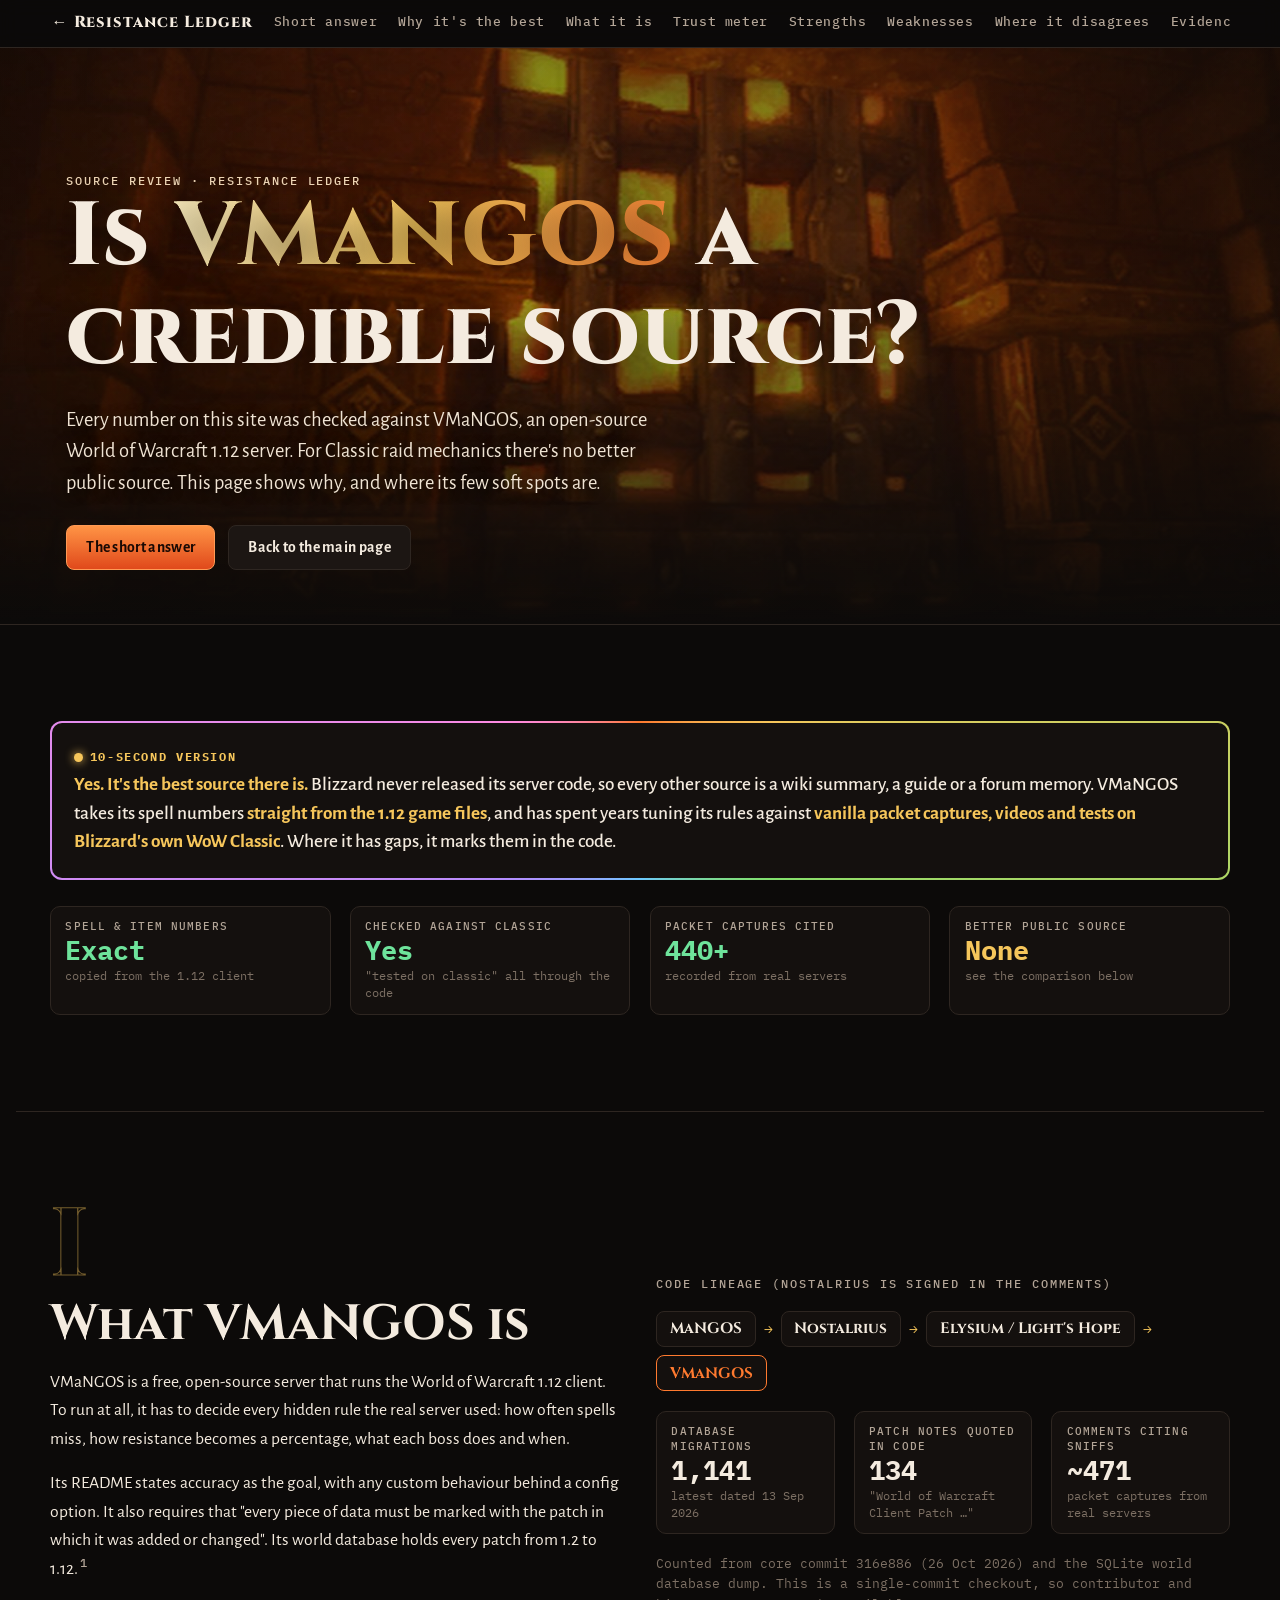
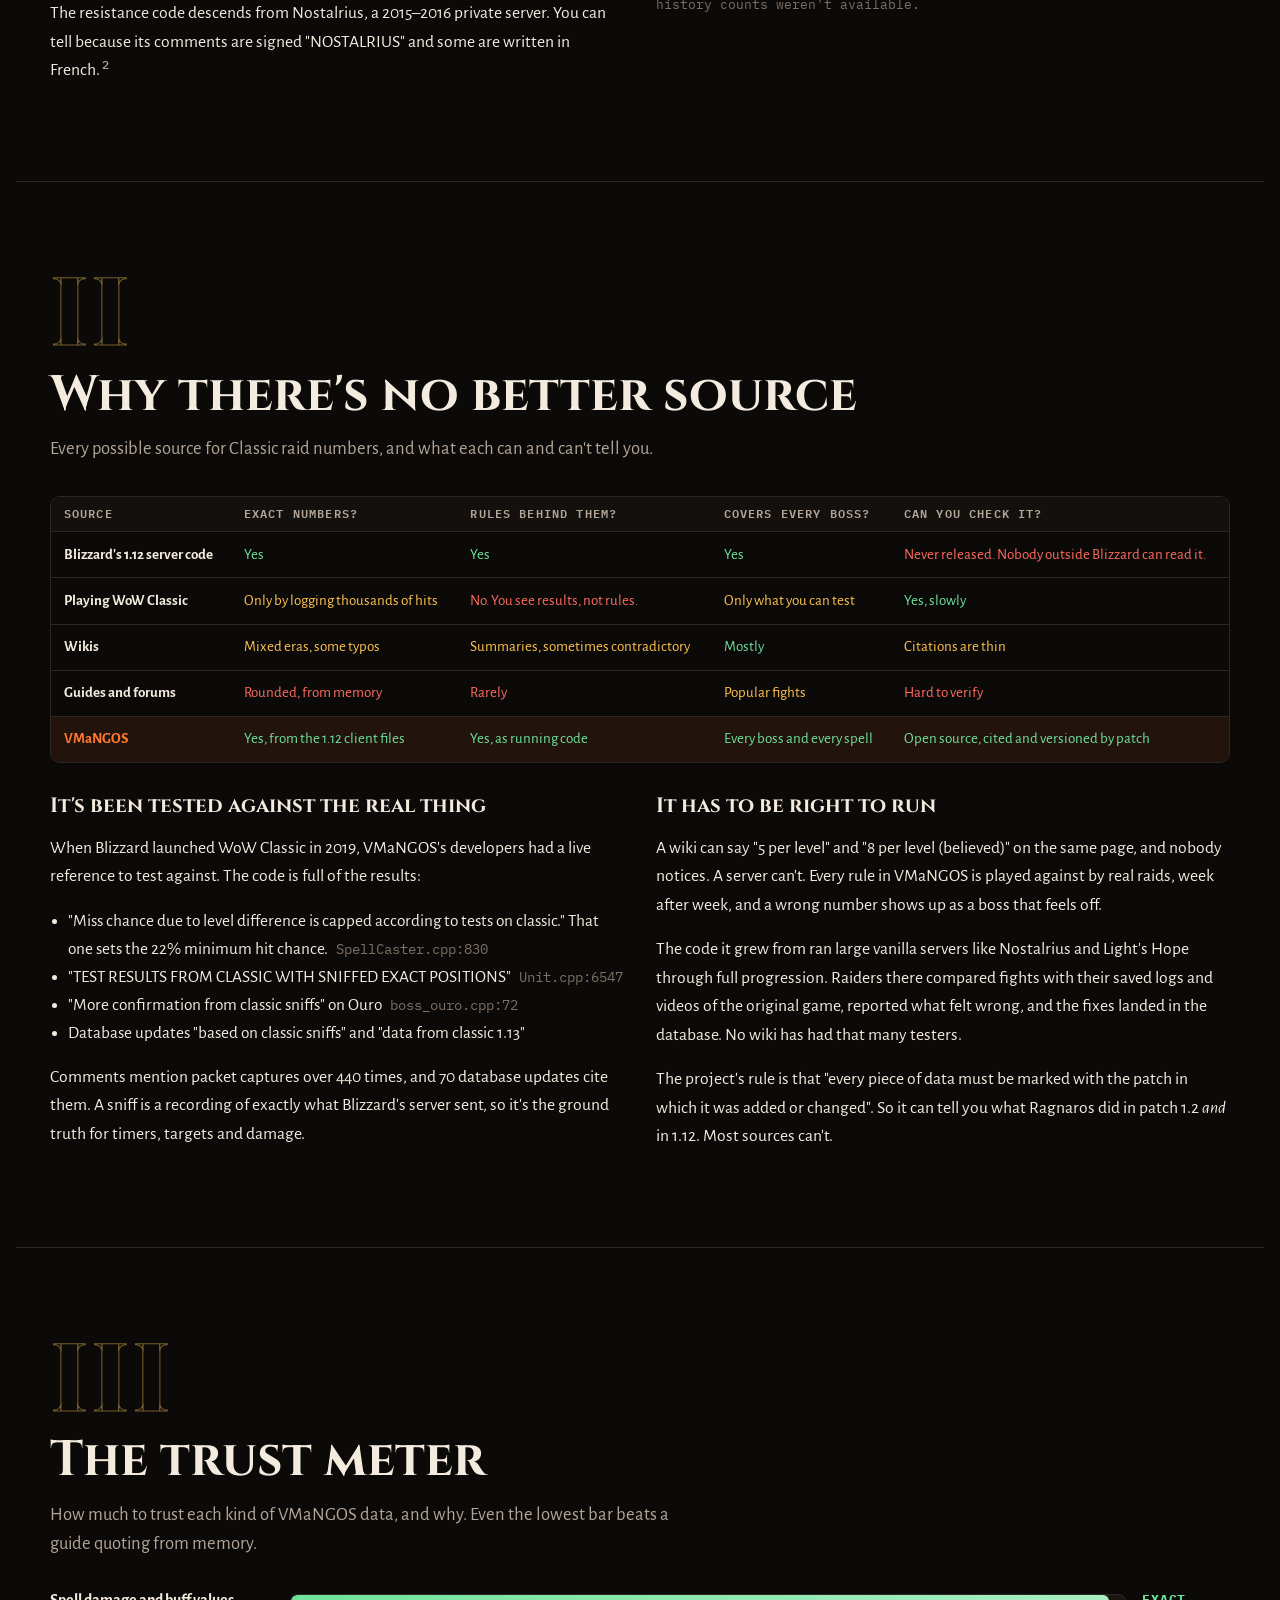
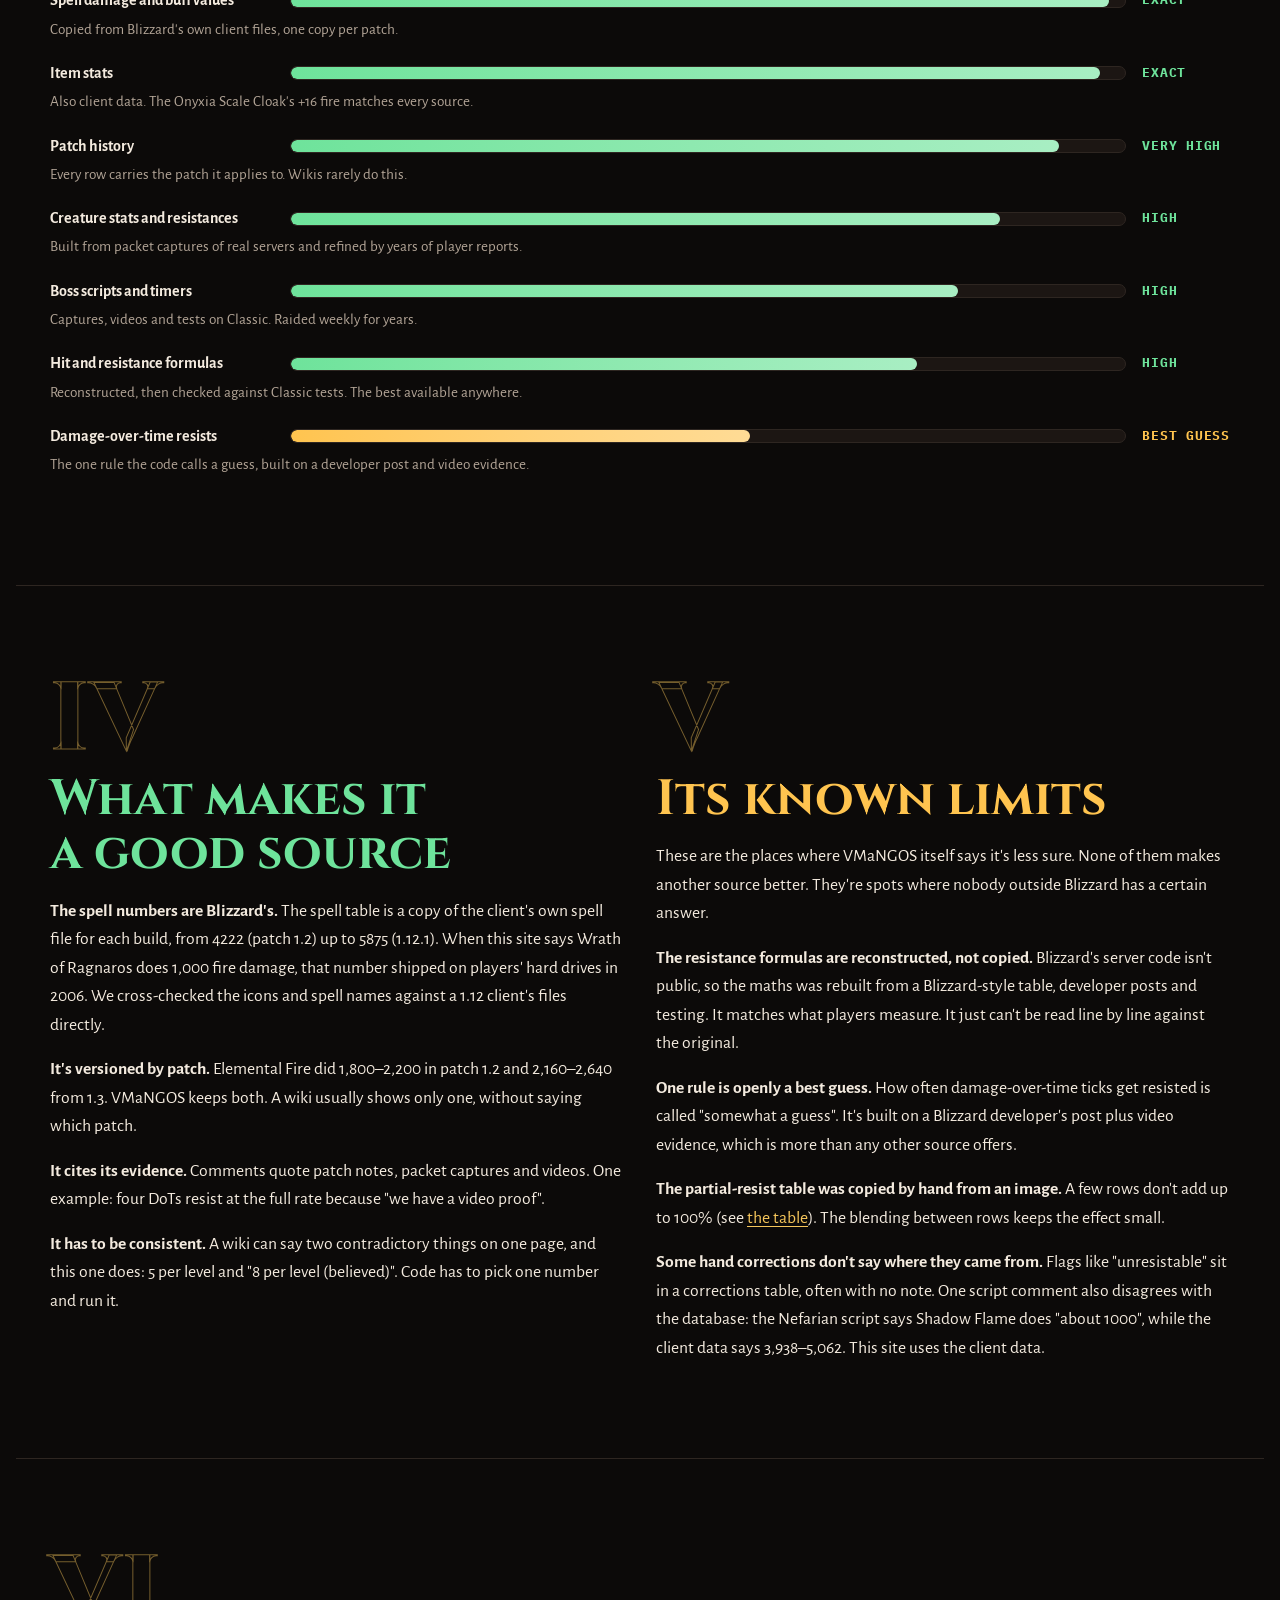
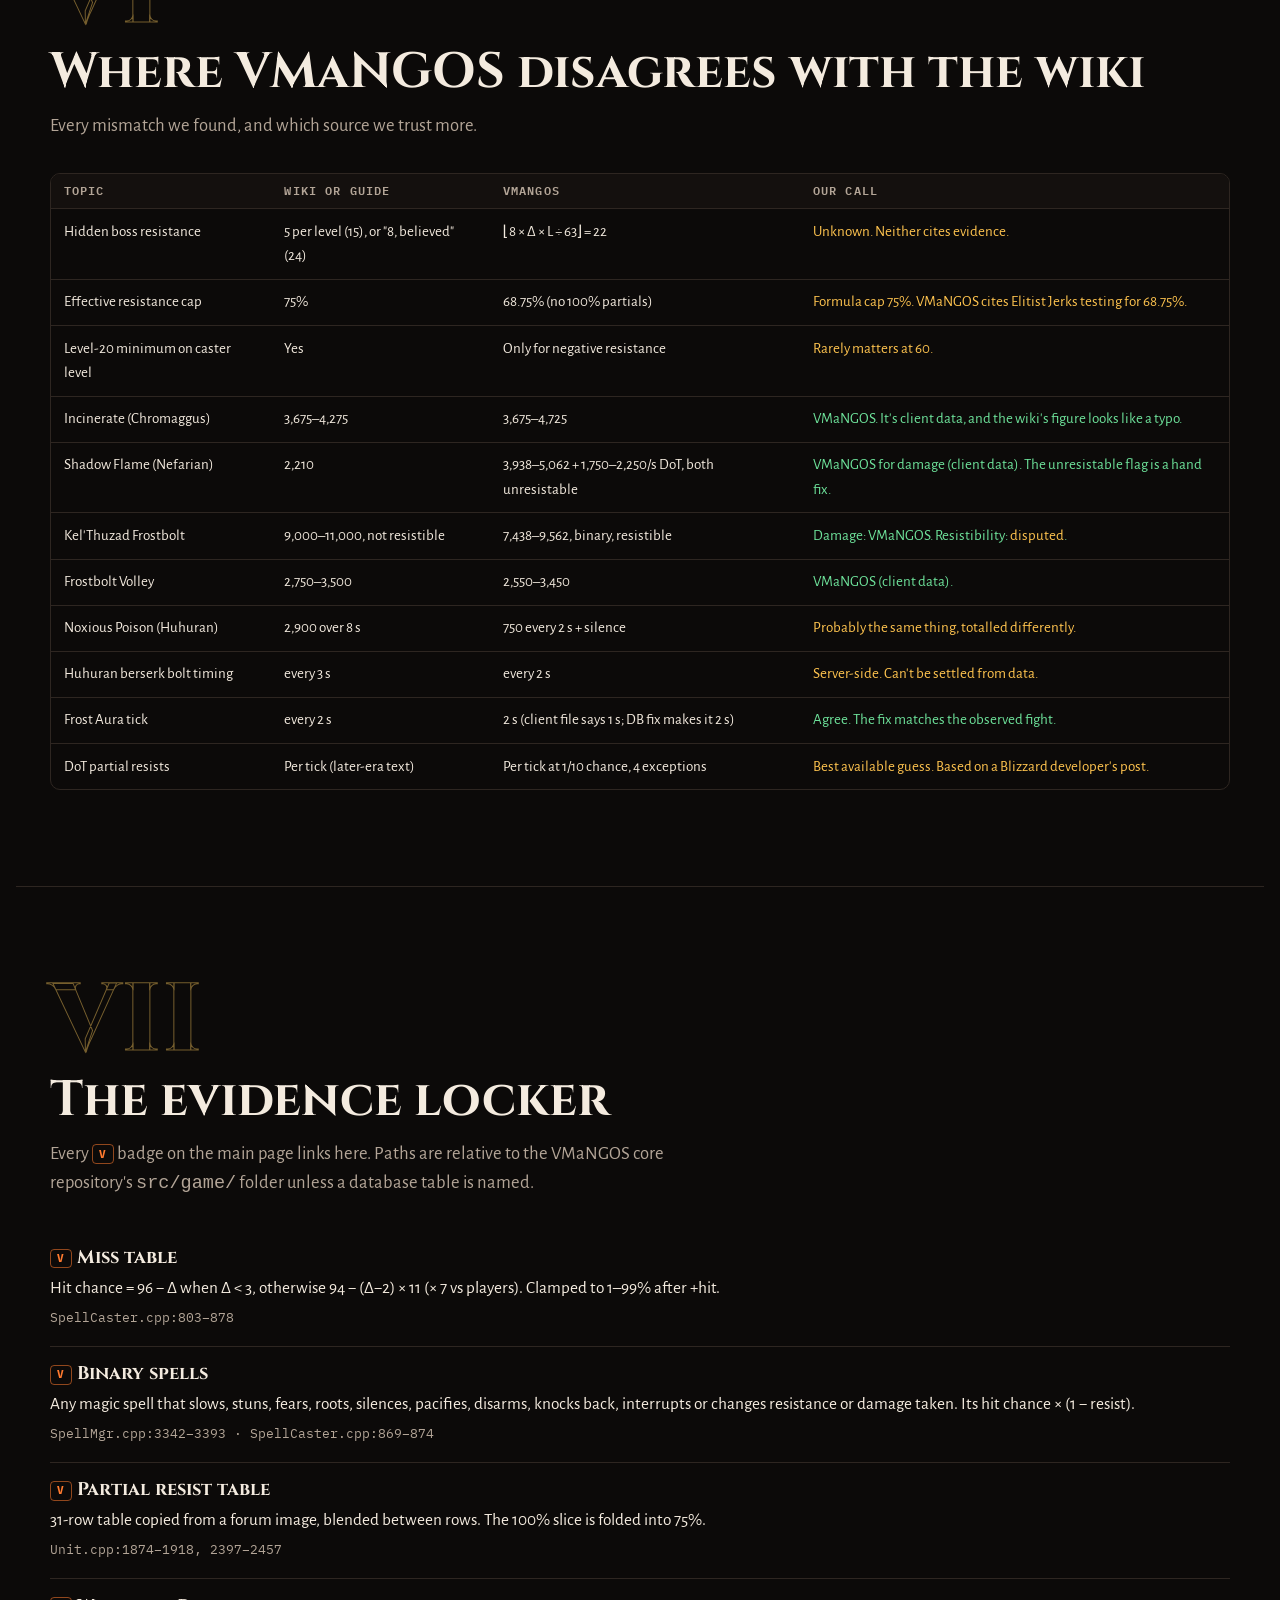
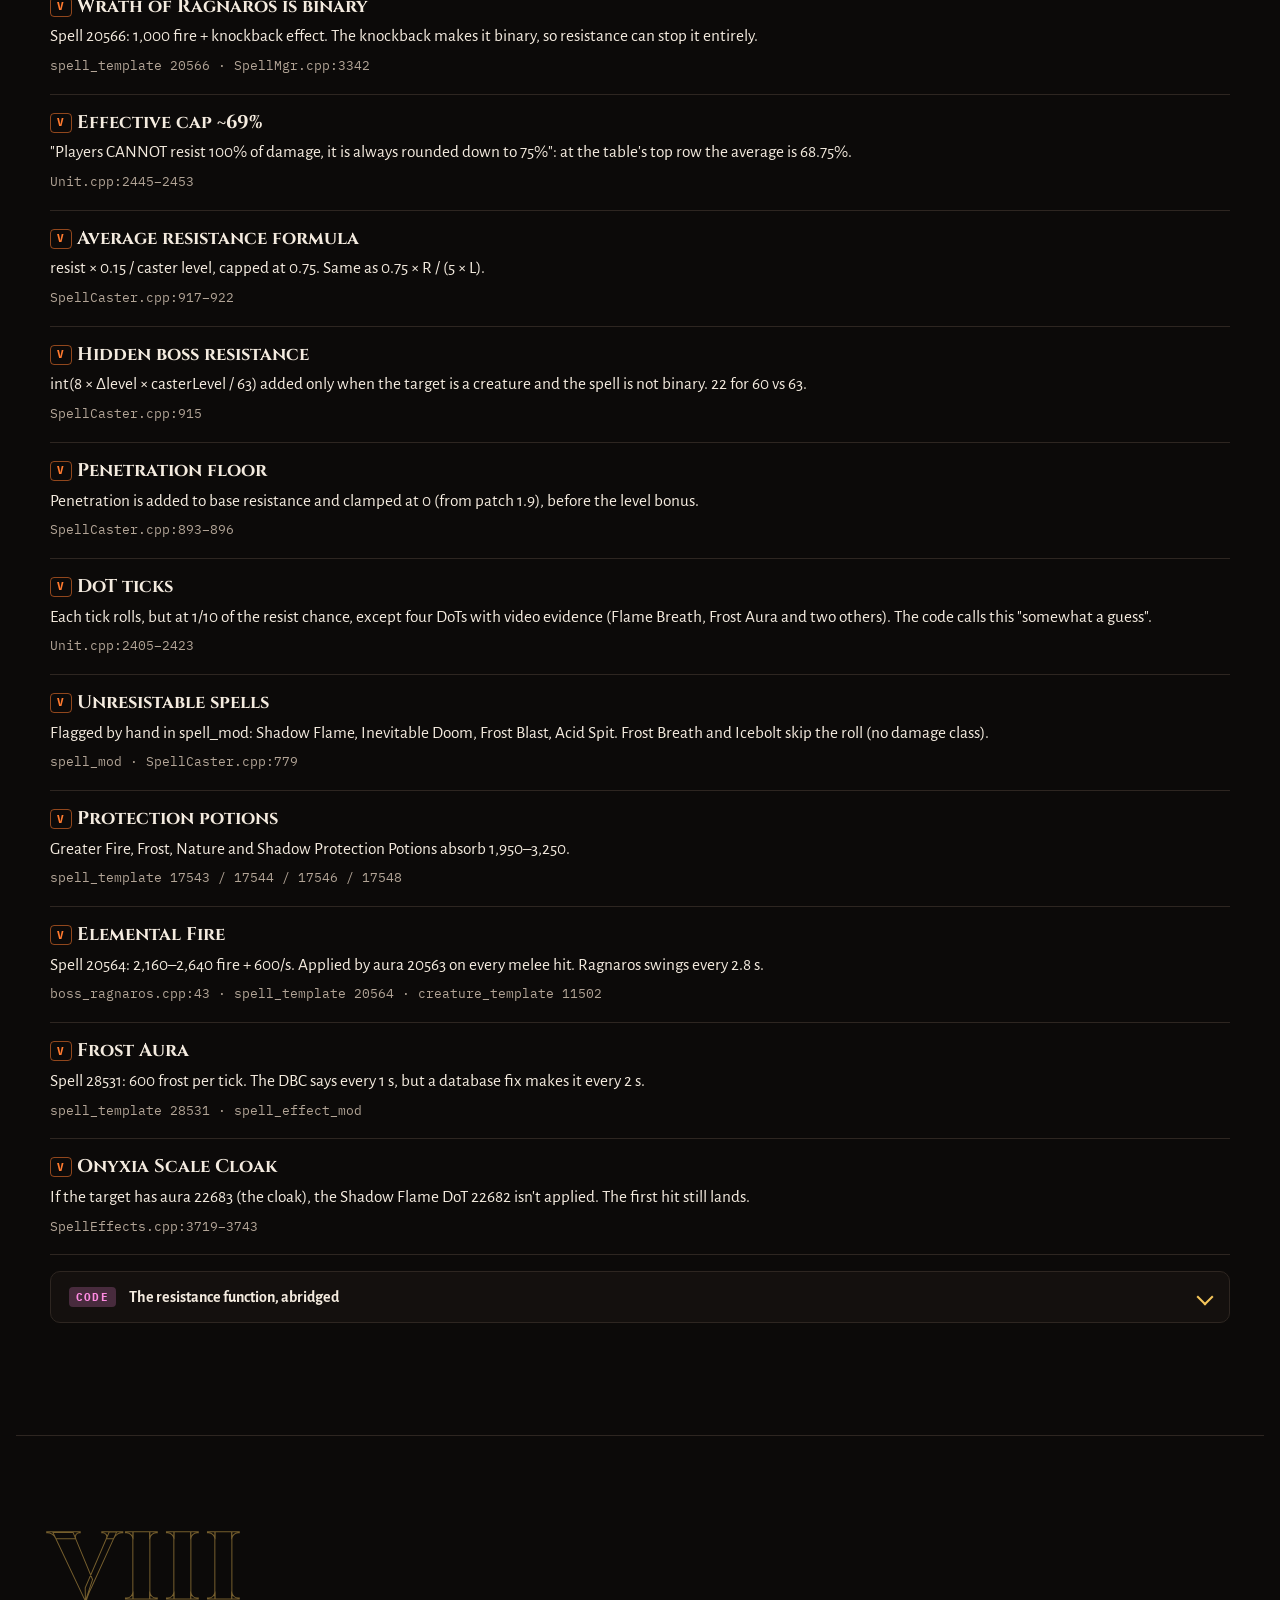
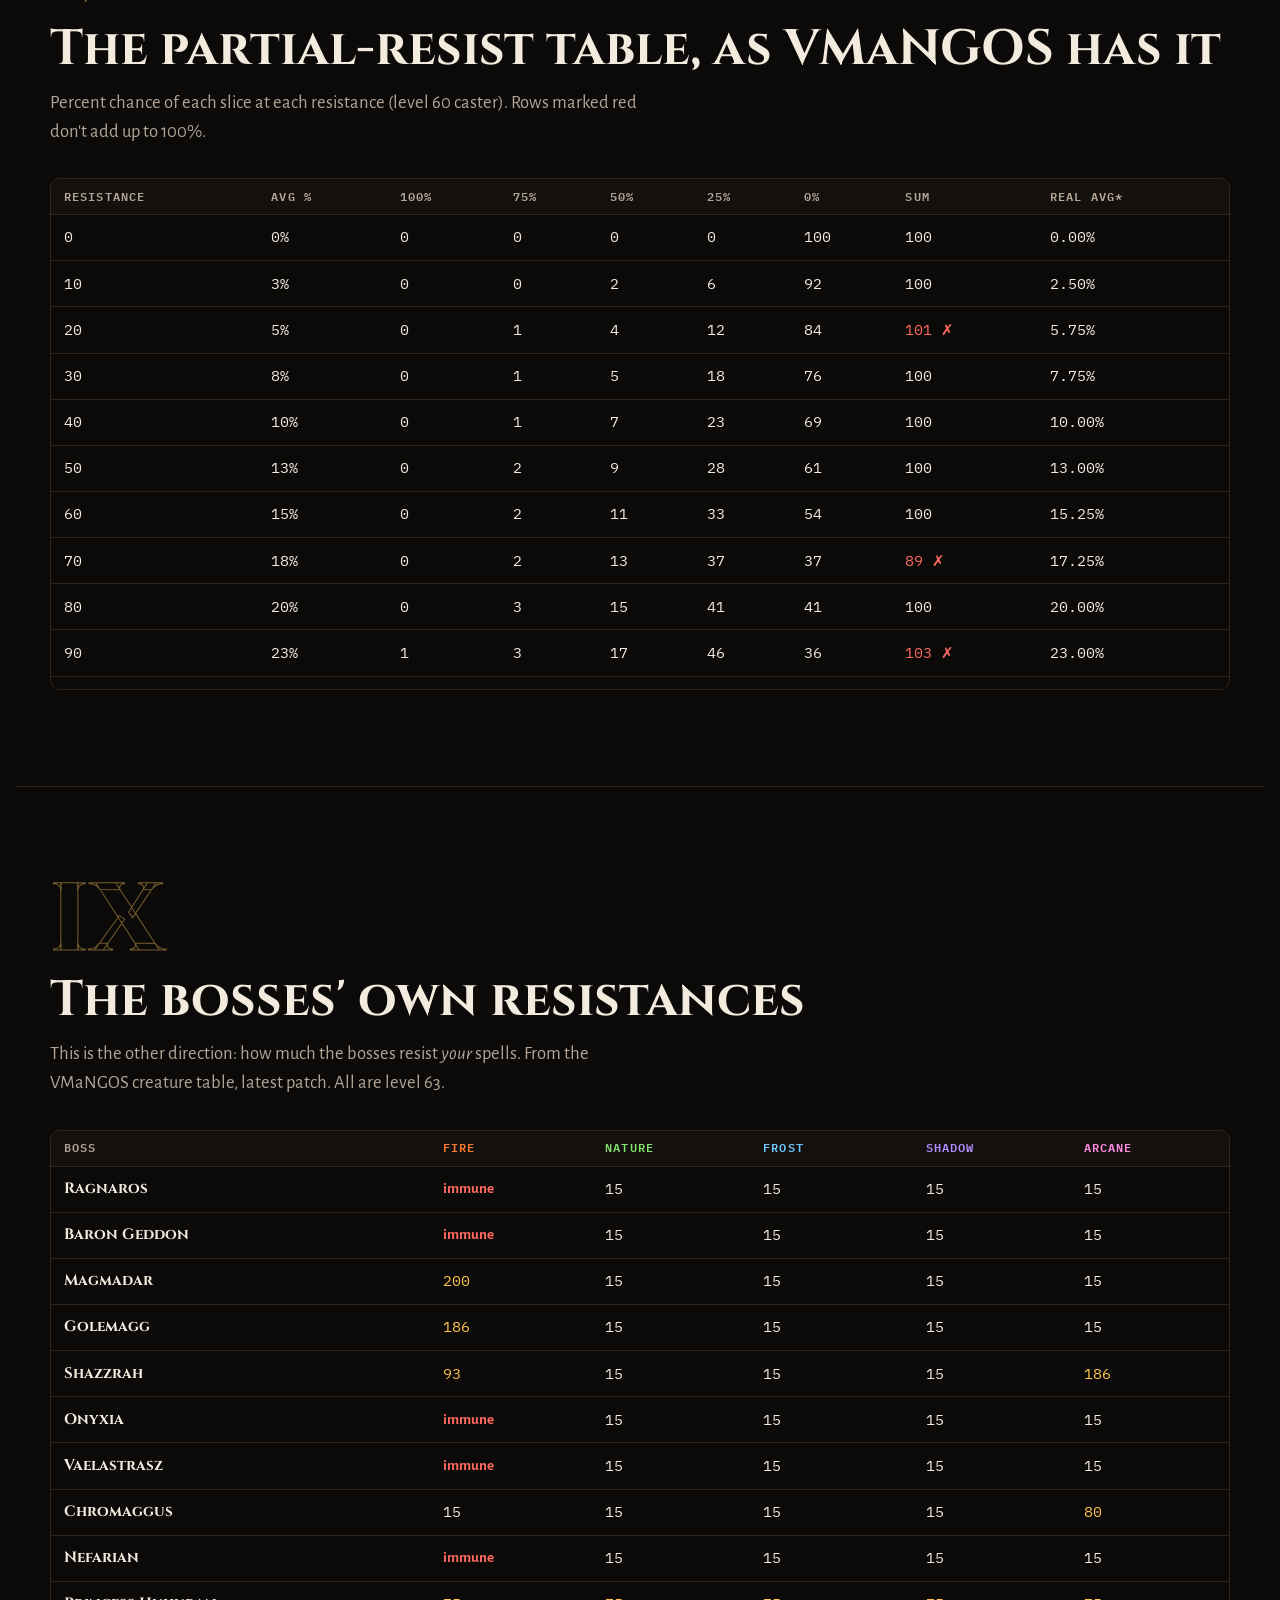
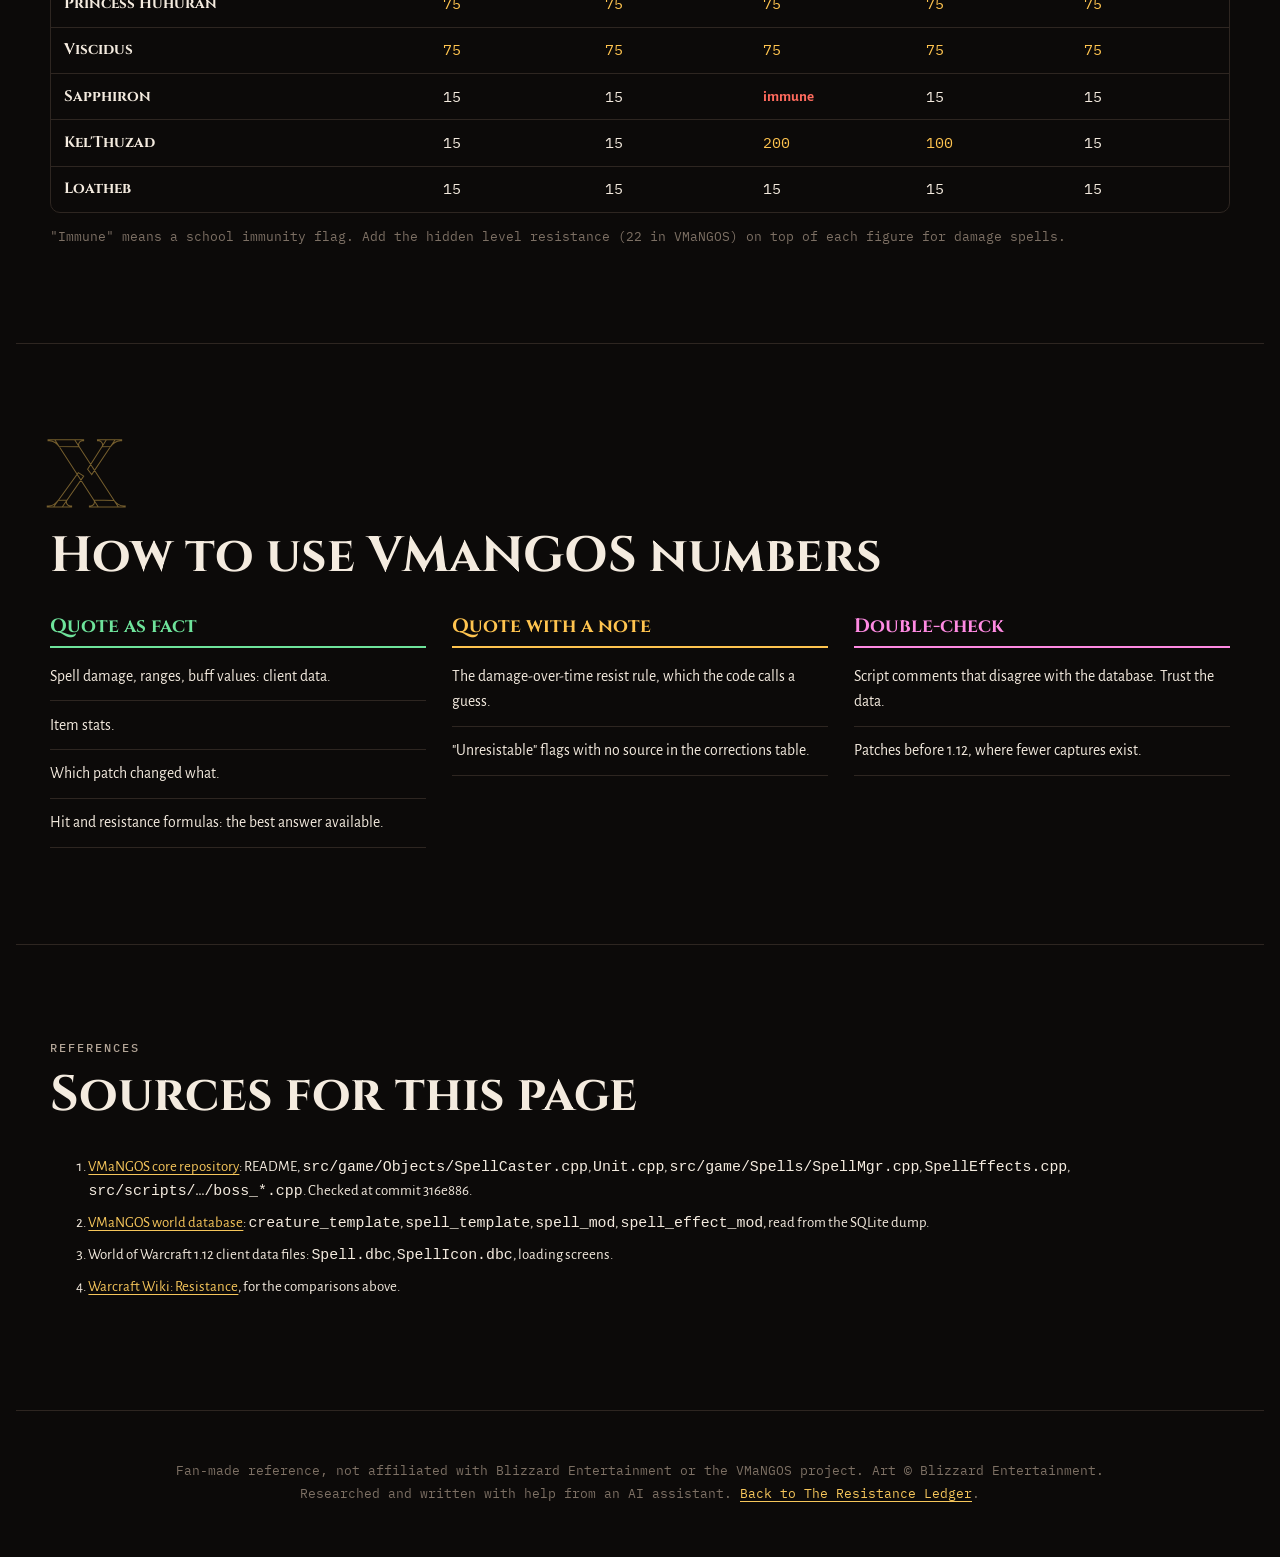
<file: vmangos.html>
<!doctype html>
<html lang="en">
<head>
<meta charset="utf-8">
<meta name="viewport" content="width=device-width, initial-scale=1, viewport-fit=cover">
<title>Is VMaNGOS Credible?</title>
<meta name="claude:viewport-fit-sides" content="cover">
<meta name="description" content="How far to trust the VMaNGOS 1.12 emulator as a source of Classic WoW numbers: what comes straight from game files, what is reconstructed, and where it guesses. With code and database evidence.">
<meta name="theme-color" content="#0c0a09">
<link rel="preconnect" href="https://fonts.googleapis.com">
<link rel="preconnect" href="https://fonts.gstatic.com" crossorigin>
<link rel="stylesheet" href="https://fonts.googleapis.com/css2?family=Cinzel:wght@600;700;800&family=Alegreya+Sans:wght@400;500;700&family=Alegreya:ital,wght@1,500&family=IBM+Plex+Mono:wght@400;500;600;700&display=swap">
<link rel="stylesheet" href="site.css">
<style>
:root{padding-top:env(safe-area-inset-top,0px);padding-bottom:env(safe-area-inset-bottom,0px)}[hidden]{display:none!important}
.hero.small{min-height:min(62svh,560px)}
.hero.small .art{background-image:url("img/blackwing-lair.jpg")}
.meter{display:grid;grid-template-columns:minmax(0,14rem) 1fr auto;gap:.6rem 1rem;align-items:center}
.meter .bar{height:14px;border-radius:8px;background:var(--bg3);border:1px solid var(--rule);overflow:hidden}
.meter .bar i{display:block;height:100%;width:0;border-radius:8px;transition:width 1.2s cubic-bezier(.2,.9,.2,1)}
.meter .lbl{font:600 1rem/1.3 var(--f-sans)}
.meter .val{font:700 .8rem/1 var(--f-mono);letter-spacing:.06em;text-transform:uppercase}
.meter .why{grid-column:1 / -1;font-size:.95rem;color:var(--muted);margin:-.2rem 0 .7rem}
@media (max-width:640px){.meter{grid-template-columns:1fr auto}.meter .bar{grid-column:1 / -1;order:3}}
.ev{scroll-margin-top:5rem;padding-block:1.1rem;border-bottom:1px solid var(--rule)}
.ev:target{background:color-mix(in srgb,var(--gold) 9%,transparent);border-radius:8px;padding-inline:.8rem}
.ev h3{font-size:1.15rem;margin-bottom:.35rem}
pre.code{font:400 .84rem/1.6 var(--f-mono);background:var(--bg);border:1px solid var(--rule);border-radius:8px;padding:.8rem 1rem;overflow-x:auto;margin:.5rem 0 0;color:#e9dcc8}
pre.code .cm{color:var(--dim)}
.lineage{display:flex;flex-wrap:wrap;align-items:center;gap:.5rem}
.lineage span{font:700 .95rem/1 var(--f-display);padding:.6rem .8rem;border-radius:8px;border:1px solid var(--rule);background:var(--bg2)}
.lineage i{color:var(--gold);font-style:normal}
td.bad-row{color:var(--bad)}
</style>
</head>
<body>
<div class="progress" aria-hidden="true"></div>
<nav class="top" aria-label="Sections"><div class="in">
  <a class="brand" href="index.html">← Resistance Ledger</a>
  <a href="#short">Short answer</a><a href="#best">Why it's the best</a><a href="#what">What it is</a><a href="#trust">Trust meter</a><a href="#good">Strengths</a><a href="#bad">Weaknesses</a><a href="#diff">Where it disagrees</a><a href="#evidence">Evidence</a><a href="#table">Resist table</a><a href="#bosses">Boss resistances</a><a href="#use">Using it well</a>
</div></nav>

<header class="hero small bleed" id="top">
  <div class="art" role="img" aria-label="Blackwing Lair loading screen"></div>
  <div class="in">
    <p class="eyebrow" style="color:#f0d8b8">Source review · Resistance Ledger</p>
    <h1>Is <span class="burn">VMaNGOS</span> a credible source?</h1>
    <p class="lede">Every number on this site was checked against VMaNGOS, an open-source World of Warcraft 1.12 server. For Classic raid mechanics there's no better public source. This page shows why, and where its few soft spots are.</p>
    <div class="cta"><a class="btn hot" href="#short">The short answer</a><a class="btn" href="index.html">Back to the main page</a></div>
  </div>
</header>

<section id="short">
  <div class="wide">
    <div class="tldr rv"><span class="tag">10-second version</span><p><b>Yes. It's the best source there is.</b> Blizzard never released its server code, so every other source is a wiki summary, a guide or a forum memory. VMaNGOS takes its spell numbers <b>straight from the 1.12 game files</b>, and has spent years tuning its rules against <b>vanilla packet captures, videos and tests on Blizzard's own WoW Classic</b>. Where it has gaps, it marks them in the code.</p></div>
    <div class="readout rv">
      <div class="big"><span class="k">Spell & item numbers</span><span class="v" style="color:var(--good)">Exact</span><span class="d">copied from the 1.12 client</span></div>
      <div class="big"><span class="k">Checked against Classic</span><span class="v" style="color:var(--good)">Yes</span><span class="d">"tested on classic" all through the code</span></div>
      <div class="big"><span class="k">Packet captures cited</span><span class="v" style="color:var(--good)">440+</span><span class="d">recorded from real servers</span></div>
      <div class="big"><span class="k">Better public source</span><span class="v" style="color:var(--gold)">None</span><span class="d">see the comparison below</span></div>
    </div>
  </div>
</section>

<section id="what">
  <div class="wide two">
    <div class="prose rv">
      <div class="chap" style="margin:0"><span class="num">I</span><h2>What VMaNGOS is</h2></div>
      <p>VMaNGOS is a free, open-source server that runs the World of Warcraft 1.12 client. To run at all, it has to decide every hidden rule the real server used: how often spells miss, how resistance becomes a percentage, what each boss does and when.</p>
      <p>Its README states accuracy as the goal, with any custom behaviour behind a config option. It also requires that "every piece of data must be marked with the patch in which it was added or changed". Its world database holds every patch from 1.2 to 1.12.<sup class="c"><a href="#r1">1</a></sup></p>
      <p>The resistance code descends from Nostalrius, a 2015–2016 private server. You can tell because its comments are signed "NOSTALRIUS" and some are written in French.<sup class="c"><a href="#r2">2</a></sup></p>
    </div>
    <div class="rv" style="display:flex;flex-direction:column;gap:1.2rem;justify-content:center">
      <p class="eyebrow">Code lineage (Nostalrius is signed in the comments)</p>
      <div class="lineage"><span>MaNGOS</span><i>→</i><span>Nostalrius</span><i>→</i><span>Elysium / Light's Hope</span><i>→</i><span style="border-color:var(--fire);color:var(--fire)">VMaNGOS</span></div>
      <div class="readout">
        <div class="big"><span class="k">Database migrations</span><span class="v">1,141</span><span class="d">latest dated 13 Sep 2026</span></div>
        <div class="big"><span class="k">Patch notes quoted in code</span><span class="v">134</span><span class="d">"World of Warcraft Client Patch …"</span></div>
        <div class="big"><span class="k">Comments citing sniffs</span><span class="v">~471</span><span class="d">packet captures from real servers</span></div>
      </div>
      <p class="mono" style="font-size:.8rem;color:var(--dim)">Counted from core commit 316e886 (26 Oct 2026) and the SQLite world database dump. This is a single-commit checkout, so contributor and history counts weren't available.</p>
    </div>
  </div>
</section>

<section id="best">
  <div class="wide">
    <div class="chap rv"><span class="num">II</span><h2>Why there's no better source</h2><p class="sub">Every possible source for Classic raid numbers, and what each can and can't tell you.</p></div>
    <div class="tbl-wrap rv"><table>
      <thead><tr><th>Source</th><th>Exact numbers?</th><th>Rules behind them?</th><th>Covers every boss?</th><th>Can you check it?</th></tr></thead>
      <tbody>
        <tr><td><b>Blizzard's 1.12 server code</b></td><td class="ok">Yes</td><td class="ok">Yes</td><td class="ok">Yes</td><td class="no">Never released. Nobody outside Blizzard can read it.</td></tr>
        <tr><td><b>Playing WoW Classic</b></td><td class="mid">Only by logging thousands of hits</td><td class="no">No. You see results, not rules.</td><td class="mid">Only what you can test</td><td class="ok">Yes, slowly</td></tr>
        <tr><td><b>Wikis</b></td><td class="mid">Mixed eras, some typos</td><td class="mid">Summaries, sometimes contradictory</td><td class="ok">Mostly</td><td class="mid">Citations are thin</td></tr>
        <tr><td><b>Guides and forums</b></td><td class="no">Rounded, from memory</td><td class="no">Rarely</td><td class="mid">Popular fights</td><td class="no">Hard to verify</td></tr>
        <tr style="background:color-mix(in srgb,var(--fire) 9%,transparent)"><td><b style="color:var(--fire)">VMaNGOS</b></td><td class="ok">Yes, from the 1.12 client files</td><td class="ok">Yes, as running code</td><td class="ok">Every boss and every spell</td><td class="ok">Open source, cited and versioned by patch</td></tr>
      </tbody>
    </table></div>
    <div class="two rv" style="margin-top:2rem">
      <div class="prose">
        <h3 style="font-size:1.3rem">It's been tested against the real thing</h3>
        <p>When Blizzard launched WoW Classic in 2019, VMaNGOS's developers had a live reference to test against. The code is full of the results:</p>
        <ul style="margin:0;padding-left:1.1rem"><li>"Miss chance due to level difference is capped according to tests on classic." That one sets the 22% minimum hit chance.<span class="mono" style="color:var(--dim);font-size:.8em"> SpellCaster.cpp:830</span></li><li>"TEST RESULTS FROM CLASSIC WITH SNIFFED EXACT POSITIONS"<span class="mono" style="color:var(--dim);font-size:.8em"> Unit.cpp:6547</span></li><li>"More confirmation from classic sniffs" on Ouro<span class="mono" style="color:var(--dim);font-size:.8em"> boss_ouro.cpp:72</span></li><li>Database updates "based on classic sniffs" and "data from classic 1.13"</li></ul>
        <p>Comments mention packet captures over 440 times, and 70 database updates cite them. A sniff is a recording of exactly what Blizzard's server sent, so it's the ground truth for timers, targets and damage.</p>
      </div>
      <div class="prose">
        <h3 style="font-size:1.3rem">It has to be right to run</h3>
        <p>A wiki can say "5 per level" and "8 per level (believed)" on the same page, and nobody notices. A server can't. Every rule in VMaNGOS is played against by real raids, week after week, and a wrong number shows up as a boss that feels off.</p>
        <p>The code it grew from ran large vanilla servers like Nostalrius and Light's Hope through full progression. Raiders there compared fights with their saved logs and videos of the original game, reported what felt wrong, and the fixes landed in the database. No wiki has had that many testers.</p>
        <p>The project's rule is that "every piece of data must be marked with the patch in which it was added or changed". So it can tell you what Ragnaros did in patch 1.2 <em>and</em> in 1.12. Most sources can't.</p>
      </div>
    </div>
  </div>
</section>

<section id="trust">
  <div class="wide">
    <div class="chap rv"><span class="num">III</span><h2>The trust meter</h2><p class="sub">How much to trust each kind of VMaNGOS data, and why. Even the lowest bar beats a guide quoting from memory.</p></div>
    <div class="meter rv" id="meter"></div>
  </div>
</section>

<section id="good">
  <div class="wide two">
    <div class="prose rv">
      <div class="chap" style="margin:0"><span class="num">IV</span><h2 style="color:var(--good)">What makes it a good source</h2></div>
      <p><b>The spell numbers are Blizzard's.</b> The spell table is a copy of the client's own spell file for each build, from 4222 (patch 1.2) up to 5875 (1.12.1). When this site says Wrath of Ragnaros does 1,000 fire damage, that number shipped on players' hard drives in 2006. We cross-checked the icons and spell names against a 1.12 client's files directly.</p>
      <p><b>It's versioned by patch.</b> Elemental Fire did 1,800–2,200 in patch 1.2 and 2,160–2,640 from 1.3. VMaNGOS keeps both. A wiki usually shows only one, without saying which patch.</p>
      <p><b>It cites its evidence.</b> Comments quote patch notes, packet captures and videos. One example: four DoTs resist at the full rate because "we have a video proof".</p>
      <p><b>It has to be consistent.</b> A wiki can say two contradictory things on one page, and this one does: 5 per level and "8 per level (believed)". Code has to pick one number and run it.</p>
    </div>
    <div class="prose rv">
      <div class="chap" style="margin:0"><span class="num">V</span><h2 id="bad" style="color:var(--warn)">Its known limits</h2></div>
      <p>These are the places where VMaNGOS itself says it's less sure. None of them makes another source better. They're spots where nobody outside Blizzard has a certain answer.</p>
      <p><b>The resistance formulas are reconstructed, not copied.</b> Blizzard's server code isn't public, so the maths was rebuilt from a Blizzard-style table, developer posts and testing. It matches what players measure. It just can't be read line by line against the original.</p>
      <p><b>One rule is openly a best guess.</b> How often damage-over-time ticks get resisted is called "somewhat a guess". It's built on a Blizzard developer's post plus video evidence, which is more than any other source offers.</p>
      <p><b>The partial-resist table was copied by hand from an image.</b> A few rows don't add up to 100% (see <a href="#table">the table</a>). The blending between rows keeps the effect small.</p>
      <p><b>Some hand corrections don't say where they came from.</b> Flags like "unresistable" sit in a corrections table, often with no note. One script comment also disagrees with the database: the Nefarian script says Shadow Flame does "about 1000", while the client data says 3,938–5,062. This site uses the client data.</p>
    </div>
  </div>
</section>

<section id="diff">
  <div class="wide">
    <div class="chap rv"><span class="num">VI</span><h2>Where VMaNGOS disagrees with the wiki</h2><p class="sub">Every mismatch we found, and which source we trust more.</p></div>
    <div class="tbl-wrap rv"><table>
      <thead><tr><th>Topic</th><th>Wiki or guide</th><th>VMaNGOS</th><th>Our call</th></tr></thead>
      <tbody>
        <tr><td>Hidden boss resistance</td><td>5 per level (15), or "8, believed" (24)</td><td>⌊8 × Δ × L ÷ 63⌋ = 22</td><td class="mid">Unknown. Neither cites evidence.</td></tr>
        <tr><td>Effective resistance cap</td><td>75%</td><td>68.75% (no 100% partials)</td><td class="mid">Formula cap 75%. VMaNGOS cites Elitist Jerks testing for 68.75%.</td></tr>
        <tr><td>Level-20 minimum on caster level</td><td>Yes</td><td>Only for negative resistance</td><td class="mid">Rarely matters at 60.</td></tr>
        <tr><td>Incinerate (Chromaggus)</td><td>3,675–4,275</td><td>3,675–4,725</td><td class="ok">VMaNGOS. It's client data, and the wiki's figure looks like a typo.</td></tr>
        <tr><td>Shadow Flame (Nefarian)</td><td>2,210</td><td>3,938–5,062 + 1,750–2,250/s DoT, both unresistable</td><td class="ok">VMaNGOS for damage (client data). The unresistable flag is a hand fix.</td></tr>
        <tr><td>Kel'Thuzad Frostbolt</td><td>9,000–11,000, not resistible</td><td>7,438–9,562, binary, resistible</td><td class="ok">Damage: VMaNGOS. Resistibility: <span style="color:var(--warn)">disputed</span>.</td></tr>
        <tr><td>Frostbolt Volley</td><td>2,750–3,500</td><td>2,550–3,450</td><td class="ok">VMaNGOS (client data).</td></tr>
        <tr><td>Noxious Poison (Huhuran)</td><td>2,900 over 8 s</td><td>750 every 2 s + silence</td><td class="mid">Probably the same thing, totalled differently.</td></tr>
        <tr><td>Huhuran berserk bolt timing</td><td>every 3 s</td><td>every 2 s</td><td class="mid">Server-side. Can't be settled from data.</td></tr>
        <tr><td>Frost Aura tick</td><td>every 2 s</td><td>2 s (client file says 1 s; DB fix makes it 2 s)</td><td class="ok">Agree. The fix matches the observed fight.</td></tr>
        <tr><td>DoT partial resists</td><td>Per tick (later-era text)</td><td>Per tick at 1/10 chance, 4 exceptions</td><td class="mid">Best available guess. Based on a Blizzard developer's post.</td></tr>
      </tbody>
    </table></div>
  </div>
</section>

<section id="evidence">
  <div class="wide">
    <div class="chap rv"><span class="num">VII</span><h2>The evidence locker</h2><p class="sub">Every <span class="vm">V</span> badge on the main page links here. Paths are relative to the VMaNGOS core repository's <code>src/game/</code> folder unless a database table is named.</p></div>
    <div id="locker"></div>
    <details class="deep rv"><summary><span class="lvl">Code</span>The resistance function, abridged</summary><div class="body">
<pre class="code"><span class="cm">// Objects/SpellCaster.cpp, GetSpellResistChance (abridged)</span>
float resistModHitChance = baseResistance + selfResistance;   <span class="cm">// selfResistance = caster's penetration (negative)</span>
#if SUPPORTED_CLIENT_BUILD > CLIENT_BUILD_1_8_4
    if ((resistModHitChance &lt; 0.0f) &amp;&amp; (baseResistance >= 0.0f)) resistModHitChance = 0.0f;
#endif
if (innateResists &amp;&amp; victim->GetTypeId() == TYPEID_UNIT)
    resistModHitChance += int32((8.0f * leveldiff) * uiLevel / 63.0f);
resistModHitChance *= (float)(0.15f / uiLevel);                <span class="cm">// then clamped to 0..0.75</span></pre>
<pre class="code"><span class="cm">// Objects/Unit.cpp, partial resist roll (abridged)</span>
<span class="cm">// Players CANNOT resist 100% of damage, it is always rounded down to 75%, despite what Blizzard's table suggests.</span>
<span class="cm">// The true magic damage resist cap is therefore actually ~68-70% because of this mechanic.</span>
if (ran &lt; resist100 + resist75) resistCnt = 0.75f;
else if (ran &lt; resist100 + resist75 + resist50) resistCnt = 0.5f;
else if (ran &lt; resist100 + resist75 + resist50 + resist25) resistCnt = 0.25f;</pre>
    </div></details>
  </div>
</section>

<section id="table">
  <div class="wide">
    <div class="chap rv"><span class="num">VIII</span><h2>The partial-resist table, as VMaNGOS has it</h2><p class="sub">Percent chance of each slice at each resistance (level 60 caster). Rows marked red don't add up to 100%.</p></div>
    <div class="tbl-wrap rv" style="max-height:32rem;overflow:auto"><table id="vtab"></table></div>
  </div>
</section>

<section id="bosses">
  <div class="wide">
    <div class="chap rv"><span class="num">IX</span><h2>The bosses' own resistances</h2><p class="sub">This is the other direction: how much the bosses resist <em>your</em> spells. From the VMaNGOS creature table, latest patch. All are level 63.</p></div>
    <div class="tbl-wrap rv"><table id="btab"></table></div>
    <p class="mono rv" style="font-size:.82rem;color:var(--dim);margin-top:.8rem">"Immune" means a school immunity flag. Add the hidden level resistance (22 in VMaNGOS) on top of each figure for damage spells.</p>
  </div>
</section>

<section id="use">
  <div class="wide">
    <div class="chap rv"><span class="num">X</span><h2>How to use VMaNGOS numbers</h2></div>
    <div class="ledger rv" style="grid-template-columns:repeat(auto-fit,minmax(min(100%,260px),1fr))">
      <div class="b"><h3>Quote as fact</h3><ul><li>Spell damage, ranges, buff values: client data.</li><li>Item stats.</li><li>Which patch changed what.</li><li>Hit and resistance formulas: the best answer available.</li></ul></div>
      <div class="g"><h3>Quote with a note</h3><ul><li>The damage-over-time resist rule, which the code calls a guess.</li><li>"Unresistable" flags with no source in the corrections table.</li></ul></div>
      <div class="f"><h3>Double-check</h3><ul><li>Script comments that disagree with the database. Trust the data.</li><li>Patches before 1.12, where fewer captures exist.</li></ul></div>
    </div>
  </div>
</section>

<section>
  <div class="wide">
    <div class="chap"><p class="eyebrow">References</p><h2>Sources for this page</h2></div>
    <ol class="src">
      <li id="r1"><a href="https://github.com/vmangos/core">VMaNGOS core repository</a>: README, <code>src/game/Objects/SpellCaster.cpp</code>, <code>Unit.cpp</code>, <code>src/game/Spells/SpellMgr.cpp</code>, <code>SpellEffects.cpp</code>, <code>src/scripts/…/boss_*.cpp</code>. Checked at commit 316e886.</li>
      <li id="r2"><a href="https://github.com/brotalnia/database">VMaNGOS world database</a>: <code>creature_template</code>, <code>spell_template</code>, <code>spell_mod</code>, <code>spell_effect_mod</code>, read from the SQLite dump.</li>
      <li id="r3">World of Warcraft 1.12 client data files: <code>Spell.dbc</code>, <code>SpellIcon.dbc</code>, loading screens.</li>
      <li id="r4"><a href="https://warcraft.wiki.gg/wiki/Resistance">Warcraft Wiki: Resistance</a>, for the comparisons above.</li>
    </ol>
  </div>
</section>

<footer>Fan-made reference, not affiliated with Blizzard Entertainment or the VMaNGOS project. Art © Blizzard Entertainment.<br>Researched and written with help from an AI assistant. <a href="index.html">Back to The Resistance Ledger</a>.</footer>
<div id="tip" role="tooltip"></div>
<script src="data.js"></script>
<script>
(function(){
const $ = s => document.querySelector(s);
const meter = [
  ["Spell damage and buff values", 98, "--good", "Exact", "Copied from Blizzard's own client files, one copy per patch."],
  ["Item stats", 97, "--good", "Exact", "Also client data. The Onyxia Scale Cloak's +16 fire matches every source."],
  ["Patch history", 92, "--good", "Very high", "Every row carries the patch it applies to. Wikis rarely do this."],
  ["Creature stats and resistances", 85, "--good", "High", "Built from packet captures of real servers and refined by years of player reports."],
  ["Boss scripts and timers", 80, "--good", "High", "Captures, videos and tests on Classic. Raided weekly for years."],
  ["Hit and resistance formulas", 75, "--good", "High", "Reconstructed, then checked against Classic tests. The best available anywhere."],
  ["Damage-over-time resists", 55, "--warn", "Best guess", "The one rule the code calls a guess, built on a developer post and video evidence."]
];
$("#meter").innerHTML = meter.map(([l, v, c, w, why]) => `<span class="lbl">${l}</span><span class="bar"><i data-w="${v}" style="background:linear-gradient(90deg,var(${c}),color-mix(in srgb,var(${c}) 60%,#fff))"></i></span><span class="val" style="color:var(${c})">${w}</span><p class="why">${why}</p>`).join("");
new IntersectionObserver((es, o) => es.forEach(e => { if (e.isIntersecting){ e.target.querySelectorAll("i[data-w]").forEach(i => i.style.width = i.dataset.w + "%"); o.disconnect(); } }), {threshold:.3}).observe($("#meter"));
$("#locker").innerHTML = Object.entries(RL.VM).map(([k, e]) => `<div class="ev" id="ev-${k}"><h3><span class="vm">V</span> ${e.t}</h3><p>${e.v}</p><p class="mono" style="font-size:.82rem;color:var(--muted);margin-top:.3rem">${e.r}</p></div>`).join("");
const VT = [[0,0,0,0,100,0],[0,0,2,6,92,3],[0,1,4,12,84,5],[0,1,5,18,76,8],[0,1,7,23,69,10],[0,2,9,28,61,13],[0,2,11,33,54,15],[0,2,13,37,37,18],[0,3,15,41,41,20],[1,3,17,46,36,23],[1,4,19,47,29,25],[1,5,21,48,24,28],[1,6,24,49,20,30],[1,8,28,47,17,33],[1,9,33,43,14,35],[1,11,37,39,12,38],[1,13,41,35,10,40],[1,16,45,30,8,43],[1,18,48,26,7,45],[2,20,48,24,6,48],[4,23,48,21,4,50],[5,25,47,19,3,53],[7,28,45,17,2,55],[9,31,43,16,2,58],[11,34,40,14,1,60],[13,37,37,12,1,62],[15,41,33,10,1,65],[18,44,29,8,1,68],[20,48,25,7,1,70],[23,51,20,5,1,73],[25,55,16,3,1,75]];
$("#vtab").innerHTML = `<thead><tr><th>Resistance</th><th>Avg %</th><th>100%</th><th>75%</th><th>50%</th><th>25%</th><th>0%</th><th>Sum</th><th>Real avg*</th></tr></thead><tbody>` + VT.map((r, i) => { const s = r[0]+r[1]+r[2]+r[3]+r[4]; const used = r[0]+r[1]+r[2]+r[3]; const real = ((r[0]+r[1])*.75 + r[2]*.5 + r[3]*.25); const bad = s !== 100; return `<tr><td class="mono">${i*10}</td><td class="mono">${r[5]}%</td>${r.slice(0,5).map(v => `<td class="mono">${v}</td>`).join("")}<td class="mono ${bad ? "bad-row" : ""}">${s}${bad ? " ✗" : ""}</td><td class="mono">${real.toFixed(2)}%</td></tr>`; }).join("") + `</tbody>`;
$("#vtab").insertAdjacentHTML("afterend", "");
const B = [["Ragnaros","immune",15,15,15,15],["Baron Geddon","immune",15,15,15,15],["Magmadar",200,15,15,15,15],["Golemagg",186,15,15,15,15],["Shazzrah",93,15,15,15,186],["Onyxia","immune",15,15,15,15],["Vaelastrasz","immune",15,15,15,15],["Chromaggus",15,15,15,15,80],["Nefarian","immune",15,15,15,15],["Princess Huhuran",75,75,75,75,75],["Viscidus",75,75,75,75,75],["Sapphiron",15,15,"immune",15,15],["Kel'Thuzad",15,15,200,100,15],["Loatheb",15,15,15,15,15]];
const cell = v => v === "immune" ? `<td style="color:var(--bad);font-weight:700">immune</td>` : `<td class="mono"${v >= 75 ? ' style="color:var(--warn)"' : ""}>${v}</td>`;
$("#btab").innerHTML = `<thead><tr><th>Boss</th><th class="fire">Fire</th><th class="nature">Nature</th><th class="frost">Frost</th><th class="shadow">Shadow</th><th class="arcane">Arcane</th></tr></thead><tbody>` + B.map(r => `<tr><td style="font-family:var(--f-display);font-weight:700">${r[0]}</td>${r.slice(1).map(cell).join("")}</tr>`).join("") + `</tbody>`;
})();
</script>
</body>
</html>
</file>
<file: site.css>
/* The Resistance Ledger: one dark world, lit by the five spell schools.
   Layout: a 70ch reading spine with full-bleed raid banners; every chapter opens with a 10-second answer, depth folds open below. */
:root{
  --bg:#0c0a09; --bg2:#14100e; --bg3:#1c1613; --ink:#f4ebdf; --muted:#b3a597; --dim:#7d7064; --rule:#2e2621;
  --gold:#f6c65b; --ember:#ff7a2f;
  --fire:#ff7a2f; --frost:#6cc9ff; --nature:#82e06c; --shadow:#b48dff; --arcane:#ff8ae2;
  --good:#6ee39b; --warn:#ffc44f; --bad:#ff6b5e;
  --f-display:"Cinzel", "Trajan Pro", Georgia, serif;
  --f-sans:"Alegreya Sans", "Segoe UI", system-ui, sans-serif;
  --f-serif:"Alegreya", Georgia, serif;
  --f-mono:"IBM Plex Mono", ui-monospace, Consolas, monospace;
  --gutter:max(16px, env(safe-area-inset-left, 0px));
  --gutter-r:max(16px, env(safe-area-inset-right, 0px));
  color-scheme:dark;
}
@property --ang{syntax:"<angle>";inherits:false;initial-value:0deg}
*{box-sizing:border-box}
html{scroll-behavior:smooth;background:var(--bg)}
@media (prefers-reduced-motion: reduce){html{scroll-behavior:auto}*,*::before,*::after{animation-duration:.01ms!important;animation-iteration-count:1!important;transition-duration:.01ms!important}}
body{margin:0;background:var(--bg);color:var(--ink);font:400 1.08rem/1.62 var(--f-sans);padding-left:var(--gutter);padding-right:var(--gutter-r);overflow-x:hidden}
body::before{content:"";position:fixed;inset:0 0 auto;height:env(safe-area-inset-top,0px);z-index:60;background:var(--bg)}
a{color:var(--gold);text-underline-offset:3px}
a:hover{color:#ffe29a}
:focus-visible{outline:2px solid var(--gold);outline-offset:3px;border-radius:3px}
h1,h2,h3,h4{font-family:var(--f-display);font-weight:700;line-height:1.1;margin:0;text-wrap:balance}
p{margin:0}
img{max-width:100%}
.mono{font-family:var(--f-mono);font-variant-numeric:tabular-nums}
.fire{color:var(--fire)}.frost{color:var(--frost)}.nature{color:var(--nature)}.shadow{color:var(--shadow)}.arcane{color:var(--arcane)}
.bleed{margin-left:calc(-1 * var(--gutter));margin-right:calc(-1 * var(--gutter-r))}
.spine{max-width:70ch;margin-inline:auto}
.wide{max-width:1180px;margin-inline:auto}
sup.c{font:500 .66em/0 var(--f-mono);margin-left:1px}
sup.c a{text-decoration:none;color:var(--muted);padding:0 1px}
sup.c a:hover{color:var(--gold)}
.eyebrow{font:500 .76rem/1.2 var(--f-mono);letter-spacing:.16em;text-transform:uppercase;color:var(--muted)}

/* scroll progress + nav */
.progress{position:fixed;top:env(safe-area-inset-top,0px);left:0;right:0;height:3px;z-index:70;background:linear-gradient(90deg,var(--fire),var(--gold),var(--arcane),var(--frost));transform-origin:0 50%;transform:scaleX(var(--p,0))}
@supports (animation-timeline: scroll()){.progress{animation:grow linear both;animation-timeline:scroll(root)}@keyframes grow{from{transform:scaleX(0)}to{transform:scaleX(1)}}}
nav.top{position:sticky;top:env(safe-area-inset-top,0px);z-index:50;margin-left:calc(-1 * var(--gutter));margin-right:calc(-1 * var(--gutter-r));padding-left:var(--gutter);padding-right:var(--gutter-r);background:color-mix(in srgb,var(--bg) 78%,transparent);backdrop-filter:blur(10px) saturate(1.3);border-bottom:1px solid var(--rule)}
nav.top .in{max-width:1180px;margin-inline:auto;display:flex;gap:1.1rem;align-items:center;padding-block:.55rem;overflow-x:auto;scrollbar-width:none}
nav.top .in::-webkit-scrollbar{display:none}
nav.top a{font:500 .8rem/1 var(--f-mono);letter-spacing:.05em;color:var(--muted);text-decoration:none;white-space:nowrap;padding:.35rem .1rem;border-bottom:2px solid transparent;transition:color .2s,border-color .2s}
nav.top a:hover{color:var(--ink)}
nav.top a.on{color:var(--gold);border-color:var(--gold)}
nav.top .brand{font:800 1rem/1 var(--f-display);color:var(--ink);letter-spacing:.06em}
nav.top .xp{margin-left:auto;display:flex;align-items:center;gap:.5rem;flex:none}
.xpbar{width:110px;height:8px;border-radius:5px;background:var(--bg3);border:1px solid var(--rule);overflow:hidden}
.xpbar i{display:block;height:100%;width:0;background:linear-gradient(90deg,#7b3fe4,var(--arcane));transition:width .6s cubic-bezier(.2,.9,.2,1.2)}
.xp span{font:500 .72rem/1 var(--f-mono);color:var(--arcane);white-space:nowrap}

/* hero */
.hero{position:relative;min-height:min(88svh,760px);display:grid;align-items:end;isolation:isolate;overflow:hidden;border-bottom:1px solid var(--rule)}
.hero .art{position:absolute;inset:0;z-index:-2;background:var(--bg) url("img/molten-core.jpg") center 60%/cover no-repeat;transform:scale(1.08);animation:breathe 18s ease-in-out infinite alternate}
@keyframes breathe{to{transform:scale(1.16) translateY(-1.5%)}}
.hero::after{content:"";position:absolute;inset:0;z-index:-1;background:linear-gradient(180deg,rgba(12,10,9,.25) 0%,rgba(12,10,9,.35) 45%,var(--bg) 100%),radial-gradient(ellipse at 30% 70%,transparent 30%,rgba(12,10,9,.55) 100%)}
#embers{position:absolute;inset:0;z-index:-1;width:100%;height:100%;pointer-events:none;mix-blend-mode:screen}
.hero .in{max-width:1180px;width:100%;margin-inline:auto;padding:clamp(5rem,14vh,9rem) var(--gutter-r) clamp(2rem,6vh,3.5rem) var(--gutter)}
.hero h1{font-size:clamp(2.5rem,7.4vw,5.6rem);font-weight:800;letter-spacing:.01em;max-width:15ch;text-shadow:0 4px 40px rgba(0,0,0,.6)}
.hero h1 .burn{background:linear-gradient(100deg,#fff1c2 0%,var(--gold) 25%,var(--fire) 55%,#ff3d1f 80%);-webkit-background-clip:text;background-clip:text;color:transparent;background-size:200% 100%;animation:sheen 6s ease-in-out infinite}
@keyframes sheen{50%{background-position:100% 0}}
.hero .lede{max-width:56ch;margin-top:1.2rem;font:400 clamp(1.08rem,2vw,1.28rem)/1.55 var(--f-sans);color:#efe3d3;text-shadow:0 2px 14px rgba(0,0,0,.8)}
.hero .cta{display:flex;flex-wrap:wrap;gap:.8rem;margin-top:1.6rem}
.btn{display:inline-flex;align-items:center;gap:.55rem;font:700 .98rem/1 var(--f-sans);letter-spacing:.02em;padding:.85rem 1.2rem;border-radius:8px;border:1px solid var(--rule);background:var(--bg3);color:var(--ink);text-decoration:none;cursor:pointer;transition:transform .15s,box-shadow .2s,background .2s}
.btn:hover{transform:translateY(-2px);box-shadow:0 8px 24px rgba(0,0,0,.4);color:var(--ink)}
.btn:active{transform:translateY(0) scale(.98)}
.btn.hot{background:linear-gradient(180deg,#ff9445,#e0491b);border-color:#ff9a55;color:#1a0904;box-shadow:0 0 0 0 rgba(255,122,47,.6);animation:pulse 2.6s infinite}
.btn.hot:hover{color:#1a0904}
@keyframes pulse{0%{box-shadow:0 0 0 0 rgba(255,122,47,.55)}70%{box-shadow:0 0 0 14px rgba(255,122,47,0)}100%{box-shadow:0 0 0 0 rgba(255,122,47,0)}}
.legend{display:flex;flex-wrap:wrap;gap:.5rem 1.1rem;margin-top:1.5rem}
.grade{display:inline-block;font:700 .68rem/1 var(--f-mono);padding:.22rem .38rem;border-radius:3px;margin-right:.3rem;color:#120c08;vertical-align:.1em}
.grade.B{background:var(--good)}.grade.D{background:var(--frost)}.grade.G{background:var(--warn)}.grade.F{background:var(--arcane)}.grade.V{background:var(--fire)}

/* school ribbon */
.schools{display:flex;justify-content:center;flex-wrap:wrap;gap:clamp(.8rem,3vw,2.4rem);padding-block:1.4rem;border-bottom:1px solid var(--rule)}
.school{display:flex;align-items:center;gap:.6rem;font:600 .95rem/1 var(--f-display);letter-spacing:.06em}
.school img{width:30px;height:30px;border-radius:5px;box-shadow:0 0 0 1px rgba(255,255,255,.12),0 0 18px -2px currentColor;image-rendering:auto}
.school.holy{color:var(--dim)}

/* sections */
section{padding-block:clamp(3.2rem,8vw,6rem);border-bottom:1px solid var(--rule);position:relative}
.chap{display:flex;flex-direction:column;gap:.8rem;margin-bottom:2rem}
.chap h2{font-size:clamp(1.9rem,4.6vw,3.1rem)}
.chap .num{font:800 clamp(3rem,9vw,6rem)/.8 var(--f-display);color:transparent;-webkit-text-stroke:1px color-mix(in srgb,var(--gold) 45%,transparent);letter-spacing:.02em}
.chap .sub{font:400 1.16rem/1.55 var(--f-sans);color:var(--muted);max-width:62ch}

/* the 10-second answer */
.tldr{position:relative;padding:1.2rem 1.4rem 1.3rem;border-radius:12px;background:linear-gradient(var(--bg2),var(--bg2)) padding-box,conic-gradient(from var(--ang),var(--fire),var(--gold),var(--nature),var(--frost),var(--shadow),var(--arcane),var(--fire)) border-box;border:2px solid transparent;animation:spin 8s linear infinite;margin-bottom:1.6rem}
@keyframes spin{to{--ang:360deg}}
.tldr .tag{display:inline-flex;gap:.4rem;align-items:center;font:700 .72rem/1 var(--f-mono);letter-spacing:.14em;text-transform:uppercase;color:var(--gold);margin-bottom:.5rem}
.tldr .tag::before{content:"";width:9px;height:9px;border-radius:50%;background:var(--gold);box-shadow:0 0 10px var(--gold)}
.tldr p{font:500 1.2rem/1.5 var(--f-sans)}
.tldr p b{color:var(--gold)}

/* deep-dive */
details.deep{margin-block:1rem;border:1px solid var(--rule);border-radius:10px;background:var(--bg2);overflow:hidden;transition:border-color .2s}
details.deep:hover{border-color:color-mix(in srgb,var(--gold) 40%,var(--rule))}
details.deep[open]{border-color:color-mix(in srgb,var(--gold) 55%,var(--rule))}
details.deep > summary{cursor:pointer;list-style:none;display:flex;align-items:center;gap:.8rem;padding:.9rem 1.1rem;font:600 1rem/1.3 var(--f-sans)}
details.deep > summary::-webkit-details-marker{display:none}
details.deep > summary .lvl{font:700 .66rem/1 var(--f-mono);letter-spacing:.12em;text-transform:uppercase;padding:.3rem .45rem;border-radius:4px;background:color-mix(in srgb,var(--arcane) 22%,transparent);color:var(--arcane);flex:none}
details.deep > summary::after{content:"";margin-left:auto;width:10px;height:10px;border-right:2px solid var(--gold);border-bottom:2px solid var(--gold);transform:rotate(45deg);transition:transform .25s;flex:none}
details.deep[open] > summary::after{transform:rotate(-135deg)}
details.deep > .body{padding:.2rem 1.1rem 1.2rem;display:flex;flex-direction:column;gap:1rem}
@supports (interpolate-size: allow-keywords){:root{interpolate-size:allow-keywords}details.deep::details-content{height:0;overflow:clip;transition:height .35s ease,content-visibility .35s allow-discrete}details.deep[open]::details-content{height:auto}}
.eq{font:500 clamp(.86rem,2.3vw,1.02rem)/1.75 var(--f-mono);padding:1rem 1.1rem;border-radius:8px;background:var(--bg);border:1px solid var(--rule);overflow-x:auto;white-space:pre}
.eq .k{color:var(--gold)}
.prose{display:flex;flex-direction:column;gap:1rem}
.prose p{font-size:1.1rem}

/* reveal on scroll (resting state visible; enhances where supported) */
@supports (animation-timeline: view()){
  .rv{animation:rise linear both;animation-timeline:view();animation-range:entry 0% entry 40%}
  @keyframes rise{from{opacity:.15;transform:translateY(28px)}to{opacity:1;transform:none}}
}

/* survive demo */
.arena{display:grid;grid-template-columns:minmax(0,1.15fr) minmax(0,1fr);gap:2rem;align-items:start}
@media (max-width:860px){.arena{grid-template-columns:1fr}}
.stagebox{position:relative;border-radius:14px;overflow:hidden;border:1px solid var(--rule);background:var(--bg2);isolation:isolate}
.stagebox .bg{position:absolute;inset:0;z-index:-1;background-size:cover;background-position:center;opacity:.38;transition:background-image .3s}
.stagebox .bg::after{content:"";position:absolute;inset:0;background:linear-gradient(180deg,transparent,var(--bg2) 92%)}
.stagebox .top{display:flex;gap:.6rem;flex-wrap:wrap;padding:1rem 1rem 0}
.enc{display:flex;align-items:center;gap:.55rem;padding:.45rem .7rem .45rem .45rem;border-radius:9px;border:1px solid var(--rule);background:rgba(12,10,9,.7);color:var(--ink);font:600 .92rem/1.1 var(--f-sans);cursor:pointer;transition:transform .15s,border-color .2s,box-shadow .2s}
.enc img{width:30px;height:30px;border-radius:5px}
.enc:hover{transform:translateY(-2px);border-color:var(--gold)}
.enc[aria-pressed="true"]{border-color:var(--gold);box-shadow:0 0 0 1px var(--gold),0 0 22px -4px var(--gold)}
.field{position:relative;height:250px;margin:1rem}
.unit{position:absolute;left:50%;top:50%;transform:translate(-50%,-50%);width:min(320px,82%);text-align:center}
.unit .name{font:700 1.05rem/1.2 var(--f-display);margin-bottom:.4rem;text-shadow:0 2px 8px #000}
.hp{position:relative;height:26px;border-radius:5px;background:#2a0d0b;border:1px solid #000;box-shadow:inset 0 0 0 1px rgba(255,255,255,.08);overflow:hidden}
.hp i{position:absolute;inset:0 auto 0 0;width:100%;background:linear-gradient(180deg,#5bd16b,#1f8a2e);transition:width .18s linear}
.hp i.low{background:linear-gradient(180deg,#ffb347,#d9541e)}
.hp i.crit{background:linear-gradient(180deg,#ff6b5e,#a3120a)}
.hp b{position:absolute;inset:0;display:grid;place-items:center;font:600 .82rem/1 var(--f-mono);text-shadow:0 1px 2px #000}
.fct{position:absolute;left:50%;top:40%;pointer-events:none;font:800 1.2rem/1 var(--f-sans);text-shadow:0 2px 2px #000,0 0 10px rgba(0,0,0,.8);white-space:nowrap;animation:float 1.3s ease-out forwards}
.fct.res{color:var(--gold)}.fct.full{color:#e8e8e8}.fct.big{font-size:1.55rem}
.fct.heal{color:var(--good);font-size:1rem}
@keyframes float{0%{opacity:0;transform:translate(var(--dx),10px) scale(.6)}15%{opacity:1;transform:translate(var(--dx),-6px) scale(1.15)}100%{opacity:0;transform:translate(var(--dx),-90px) scale(1)}}
.hitflash{animation:shake .25s}
@keyframes shake{25%{transform:translate(calc(-50% - 4px),-50%)}75%{transform:translate(calc(-50% + 4px),-50%)}}
.verdict{position:absolute;inset:0;display:grid;place-items:center;text-align:center;background:rgba(10,8,7,.72);backdrop-filter:blur(2px);opacity:0;pointer-events:none;transition:opacity .3s}
.verdict.show{opacity:1;pointer-events:auto}
.verdict b{display:block;font:800 clamp(1.8rem,5vw,2.6rem)/1 var(--f-display);margin-bottom:.4rem}
.verdict.dead b{color:var(--bad)}.verdict.alive b{color:var(--good)}
.stagebox .bottom{padding:0 1rem 1rem;display:flex;flex-direction:column;gap:.8rem}
.ctrl{display:flex;flex-direction:column;gap:.3rem;min-width:0}
.ctrl label,.ctrl .lbl{font:500 .78rem/1.25 var(--f-mono);letter-spacing:.04em;color:var(--muted);display:flex;justify-content:space-between;gap:1rem}
.ctrl output{font:700 .95rem var(--f-mono);color:var(--ink)}
input[type=range]{-webkit-appearance:none;appearance:none;width:100%;height:28px;background:transparent;cursor:pointer;--fill:50%}
input[type=range]::-webkit-slider-runnable-track{height:8px;border-radius:5px;background:linear-gradient(90deg,var(--tc,var(--fire)) var(--fill),var(--bg3) var(--fill));border:1px solid var(--rule)}
input[type=range]::-moz-range-track{height:8px;border-radius:5px;background:linear-gradient(90deg,var(--tc,var(--fire)) var(--fill),var(--bg3) var(--fill));border:1px solid var(--rule)}
input[type=range]::-webkit-slider-thumb{-webkit-appearance:none;width:22px;height:22px;margin-top:-8px;border-radius:50%;background:radial-gradient(circle at 35% 35%,#fff6d8,var(--gold) 55%,#a87618);border:2px solid #1a120c;box-shadow:0 0 12px -2px var(--gold);transition:transform .15s}
input[type=range]::-moz-range-thumb{width:20px;height:20px;border-radius:50%;background:radial-gradient(circle at 35% 35%,#fff6d8,var(--gold) 55%,#a87618);border:2px solid #1a120c}
input[type=range]:active::-webkit-slider-thumb{transform:scale(1.2)}
.readout{display:grid;grid-template-columns:repeat(auto-fit,minmax(140px,1fr));gap:.9rem 1.2rem}
.big{display:flex;flex-direction:column;gap:.15rem;padding:.8rem .9rem;border-radius:10px;background:var(--bg2);border:1px solid var(--rule)}
.big .k{font:500 .7rem/1.3 var(--f-mono);letter-spacing:.1em;text-transform:uppercase;color:var(--muted)}
.big .v{font:700 1.7rem/1.05 var(--f-mono);font-variant-numeric:tabular-nums}
.big .d{font:400 .78rem/1.35 var(--f-mono);color:var(--dim)}
.why{font-size:1.05rem}
.why li{margin-bottom:.4rem}

/* charts */
.chart{width:100%;height:auto;display:block;overflow:visible}
.chart .grid line{stroke:var(--rule);stroke-width:1}
.chart .axis text{fill:var(--muted);font:400 11px var(--f-mono)}
.chart .axis .title{fill:var(--ink);font:500 12px var(--f-sans)}
.chart .lab{font:600 11.5px var(--f-mono)}
figure{margin:1.6rem 0}
figcaption{font:400 .86rem/1.5 var(--f-mono);color:var(--muted);margin-top:.6rem}
.ctrls{display:flex;flex-wrap:wrap;gap:1rem 2rem;align-items:end;margin-block:.8rem}
.ctrls .ctrl{flex:1 1 220px}
.seg{display:inline-flex;border:1px solid var(--rule);border-radius:8px;overflow:hidden;background:var(--bg3);flex-wrap:wrap}
.seg button{font:600 .88rem var(--f-sans);color:var(--muted);background:transparent;border:0;padding:.5rem .75rem;cursor:pointer;transition:background .2s,color .2s}
.seg button:hover{color:var(--ink)}
.seg button[aria-pressed="true"]{background:var(--gold);color:#1a120c}
select{font:600 .95rem var(--f-sans);color:var(--ink);background:var(--bg3);border:1px solid var(--rule);border-radius:8px;padding:.5rem .7rem;max-width:100%}

/* pipeline */
.pipe-wrap{display:grid;grid-template-columns:minmax(0,1fr) minmax(0,1.1fr);gap:2.5rem}
.pipe-steps{display:flex;flex-direction:column;gap:22vh;padding-block:6vh 18vh}
.pstep{padding:1rem 1.1rem;border-radius:10px;border:1px solid var(--rule);background:var(--bg2);opacity:.5;transition:opacity .35s,border-color .35s,transform .35s}
.pstep.on{opacity:1;border-color:var(--gold);transform:translateX(6px)}
.pstep h3{font-size:1.22rem;margin-bottom:.35rem}
.pipe-stage{position:sticky;top:calc(env(safe-area-inset-top,0px) + 4.2rem);height:fit-content}
#pipe{width:100%;height:auto}
#pipe .node rect{fill:var(--bg2);stroke:var(--rule);stroke-width:1.5;transition:all .35s}
#pipe .node text{fill:var(--ink);font:600 13px var(--f-sans)}
#pipe .node .sub{fill:var(--muted);font:400 11px var(--f-mono)}
#pipe .edge{stroke:var(--rule);stroke-width:2;fill:none;transition:stroke .35s}
#pipe .lbl{fill:var(--muted);font:600 11px var(--f-mono)}
#pipe .on rect{stroke:var(--gold);stroke-width:2.5;fill:#221a12;filter:drop-shadow(0 0 8px rgba(246,198,91,.35))}
#pipe .edge.on{stroke:var(--gold);stroke-dasharray:6 5;animation:flow 1s linear infinite}
@keyframes flow{to{stroke-dashoffset:-22}}
@media (max-width:860px){.pipe-wrap{grid-template-columns:1fr;gap:1rem}.pipe-stage{top:calc(env(safe-area-inset-top,0px) + 2.7rem);z-index:3;background:var(--bg);padding-block:.4rem;border-bottom:1px solid var(--rule)}.pipe-steps{gap:36vh;padding-block:2vh 30vh}}

/* raid banners */
.raid{position:relative;border-bottom:1px solid var(--rule);padding-block:0 clamp(2.5rem,6vw,4rem)}
.banner{position:relative;height:clamp(240px,42vw,460px);overflow:hidden;display:grid;align-items:end;isolation:isolate}
.banner img{position:absolute;inset:-8% 0;width:100%;height:116%;object-fit:cover;z-index:-2}
@supports (animation-timeline: view()){.banner img{animation:para linear both;animation-timeline:view()}@keyframes para{from{transform:translateY(-6%)}to{transform:translateY(6%)}}}
.banner::after{content:"";position:absolute;inset:0;z-index:-1;background:linear-gradient(180deg,rgba(12,10,9,.1),rgba(12,10,9,.25) 50%,var(--bg) 100%)}
.banner .in{max-width:1180px;width:100%;margin-inline:auto;padding:0 var(--gutter-r) 1.2rem var(--gutter)}
.banner h2{font-size:clamp(2.1rem,6vw,4rem);text-shadow:0 4px 30px rgba(0,0,0,.8)}
.banner .meta{font:500 .85rem/1.4 var(--f-mono);color:#e8dccb;text-shadow:0 1px 6px #000;margin-top:.4rem}
.boss{display:grid;grid-template-columns:auto minmax(0,1fr) auto;gap:1rem 1.4rem;padding-block:1.4rem;border-bottom:1px solid var(--rule);align-items:start}
.boss:last-child{border-bottom:0}
.boss h3{font-size:1.45rem}
.boss .quick{font:500 1.1rem/1.5 var(--f-sans);margin-top:.35rem}
.boss .icons{display:flex;gap:.4rem;flex-wrap:wrap;max-width:190px}
@media (max-width:640px){.boss{grid-template-columns:1fr}.boss .icons{max-width:none}}
.pill{display:inline-flex;align-items:center;gap:.35rem;font:700 .74rem/1 var(--f-mono);padding:.42rem .62rem;border-radius:99px;white-space:nowrap;letter-spacing:.04em;border:1px solid currentColor;background:color-mix(in srgb,currentColor 12%,transparent)}
.pill.req{color:var(--bad)}.pill.some{color:var(--warn)}.pill.none{color:var(--good)}
.pill::before{content:"";width:7px;height:7px;border-radius:50%;background:currentColor;box-shadow:0 0 8px currentColor}
.pill.req::before{animation:blink 1.4s infinite}
@keyframes blink{50%{opacity:.25}}

/* WoW-style icons + tooltip */
.ic{position:relative;display:inline-block;width:40px;height:40px;border-radius:6px;cursor:help;flex:none;transition:transform .15s;outline-offset:2px}
.ic img{width:100%;height:100%;border-radius:6px;display:block;box-shadow:0 0 0 1px #000,0 0 0 2px rgba(255,255,255,.14)}
.ic::after{content:"";position:absolute;inset:0;border-radius:6px;box-shadow:inset 0 0 0 2px var(--sc,transparent);opacity:.9}
.ic:hover,.ic:focus-visible{transform:translateY(-3px) scale(1.08)}
.ic.unres::before{content:"";position:absolute;right:-3px;bottom:-3px;width:14px;height:14px;border-radius:50%;background:var(--bad) radial-gradient(circle,#fff 0 2px,transparent 2.5px);border:2px solid var(--bg);z-index:2}
#tip{position:fixed;z-index:90;max-width:300px;padding:.65rem .8rem;border-radius:6px;background:rgba(9,10,26,.96);border:1px solid #6b6f86;box-shadow:0 0 0 1px #000,0 10px 30px rgba(0,0,0,.6);font:400 .88rem/1.4 var(--f-sans);pointer-events:none;opacity:0;transform:translateY(6px);transition:opacity .12s,transform .12s}
#tip.show{opacity:1;transform:none}
#tip b{display:block;font:700 1rem/1.25 var(--f-sans);color:#fff;margin-bottom:.15rem}
#tip .s{color:#fff;opacity:.8}
#tip .y{color:#ffd100}
#tip .g{color:#1eff00}
#tip .r{color:#ff4040}

/* stack calc / sim layouts */
.tool{display:grid;grid-template-columns:minmax(0,330px) minmax(0,1fr);gap:2rem}
.tool .side{display:flex;flex-direction:column;gap:1rem}
.tool .out{display:flex;flex-direction:column;gap:1.2rem;min-width:0}
@media (max-width:860px){.tool{grid-template-columns:1fr}}
.chk{display:flex;gap:.6rem;align-items:center;padding:.45rem .55rem;border-radius:8px;border:1px solid var(--rule);background:var(--bg2);cursor:pointer;transition:border-color .2s,background .2s;font-size:.95rem}
.chk:has(input:checked){border-color:color-mix(in srgb,var(--gold) 60%,var(--rule));background:#1d160f}
.chk:has(input:disabled){opacity:.38;cursor:not-allowed}
.chk input{accent-color:var(--gold);width:16px;height:16px;flex:none}
.chk img{width:26px;height:26px;border-radius:4px;flex:none}
.chk .src{margin-left:auto;font:400 .72rem var(--f-mono);color:var(--dim)}
.log{font:400 .82rem/1.55 var(--f-mono);max-height:14em;overflow:auto;padding:.6rem .8rem;border-radius:8px;background:var(--bg);border:1px solid var(--rule);font-variant-numeric:tabular-nums}
.log .miss{color:var(--dim)}.log .full{color:var(--bad)}.log .part{color:var(--warn)}.log .hit{color:var(--good)}

/* myths */
.myths{display:flex;flex-direction:column;gap:.8rem}
.myth{border:1px solid var(--rule);border-radius:12px;background:var(--bg2);overflow:hidden}
.myth button.q{all:unset;box-sizing:border-box;width:100%;cursor:pointer;display:flex;align-items:center;gap:1rem;padding:1.05rem 1.2rem;font:italic 500 1.16rem/1.4 var(--f-serif)}
.myth button.q:focus-visible{outline:2px solid var(--gold);outline-offset:-2px}
.myth button.q .go{margin-left:auto;font:700 .72rem/1 var(--f-mono);font-style:normal;letter-spacing:.1em;text-transform:uppercase;color:var(--gold);border:1px solid var(--gold);padding:.4rem .55rem;border-radius:5px;white-space:nowrap;flex:none}
.myth .a{display:none;padding:0 1.2rem 1.2rem;gap:1rem;align-items:start;grid-template-columns:auto 1fr}
.myth.open .a{display:grid;animation:pop .35s cubic-bezier(.2,.9,.3,1.3)}
.myth.open button.q .go{opacity:.4}
@keyframes pop{from{opacity:0;transform:translateY(-6px) scale(.98)}to{opacity:1;transform:none}}
.stamp{font:800 .92rem/1 var(--f-display);letter-spacing:.08em;text-transform:uppercase;border:2px solid currentColor;padding:.5rem .55rem;transform:rotate(-5deg);border-radius:4px;white-space:nowrap}
.myth.open .stamp{animation:stampin .4s cubic-bezier(.2,1.6,.4,1)}
@keyframes stampin{from{transform:rotate(-14deg) scale(2.2);opacity:0}to{transform:rotate(-5deg) scale(1);opacity:1}}
.stamp.f{color:var(--bad)}.stamp.p{color:var(--warn)}.stamp.t{color:var(--good)}.stamp.u{color:var(--muted)}
@media (max-width:560px){.myth .a{grid-template-columns:1fr}.stamp{width:fit-content}}

/* forever ledger */
.ledger{display:grid;grid-template-columns:repeat(3,minmax(0,1fr));gap:1.6rem}
@media (max-width:900px){.ledger{grid-template-columns:1fr}}
.ledger h3{font-size:1.2rem;padding-bottom:.55rem;border-bottom:2px solid currentColor;margin-bottom:.3rem}
.ledger .b h3{color:var(--good)}.ledger .g h3{color:var(--warn)}.ledger .f h3{color:var(--arcane)}
.ledger ul{list-style:none;padding:0;margin:0}
.ledger li{padding-block:.7rem;border-bottom:1px solid var(--rule);font-size:.98rem}

/* vmangos verified badge */
.vm{display:inline-flex;align-items:center;gap:.3rem;font:700 .68rem/1 var(--f-mono);letter-spacing:.06em;color:var(--fire);border:1px solid color-mix(in srgb,var(--fire) 55%,transparent);padding:.22rem .4rem;border-radius:4px;vertical-align:.12em;white-space:nowrap;text-decoration:none}
.vm:hover{color:#ffb27f}

/* glossary + sources */
dl.gloss{display:grid;grid-template-columns:minmax(9rem,auto) 1fr;gap:0 1.6rem}
dl.gloss dt,dl.gloss dd{padding-block:.7rem;border-bottom:1px solid var(--rule);margin:0}
dl.gloss dt{font:700 1rem/1.3 var(--f-display);color:var(--gold)}
@media (max-width:560px){dl.gloss{grid-template-columns:1fr}dl.gloss dt{border-bottom:0;padding-bottom:0}}
ol.src{padding-left:2.4rem;font-size:.93rem;display:flex;flex-direction:column;gap:.5rem}
ol.src li{overflow-wrap:anywhere}
ol.src li:target{background:color-mix(in srgb,var(--gold) 18%,transparent);border-radius:4px}
ol.src .note{color:var(--dim)}
footer{padding-block:3rem;text-align:center;color:var(--dim);font:400 .84rem/1.7 var(--f-mono)}
.tbl-wrap{overflow-x:auto;border:1px solid var(--rule);border-radius:10px}
table{border-collapse:collapse;width:100%;font-size:.94rem}
th,td{text-align:left;vertical-align:top;padding:.65rem .8rem;border-bottom:1px solid var(--rule)}
th{font:600 .72rem/1.2 var(--f-mono);letter-spacing:.1em;text-transform:uppercase;color:var(--muted);background:var(--bg2)}
tr:last-child td{border-bottom:0}
td.ok{color:var(--good)}td.no{color:var(--bad)}td.mid{color:var(--warn)}

/* achievement toast */
#toasts{position:fixed;left:50%;bottom:max(18px, env(safe-area-inset-bottom, 0px));transform:translateX(-50%);z-index:95;display:flex;flex-direction:column;gap:.6rem;align-items:center;pointer-events:none;width:min(440px,calc(100% - 32px))}
.toast{display:flex;align-items:center;gap:.9rem;width:100%;padding:.7rem 1rem .7rem .7rem;border-radius:10px;background:linear-gradient(180deg,#2a2016,#17110b);border:1px solid #8a6a2c;box-shadow:0 0 0 1px #000,0 12px 40px rgba(0,0,0,.6),0 0 30px -8px var(--gold);animation:toastin .5s cubic-bezier(.2,1.4,.4,1),toastout .5s ease-in 3.6s forwards}
.toast img{width:44px;height:44px;border-radius:6px;box-shadow:0 0 0 1px #000,0 0 0 2px var(--gold)}
.toast .t{font:700 .7rem/1 var(--f-mono);letter-spacing:.14em;text-transform:uppercase;color:var(--gold)}
.toast .n{font:700 1.05rem/1.2 var(--f-display);color:#fff;margin-top:.25rem}
.toast .p{margin-left:auto;font:800 1.2rem/1 var(--f-display);color:var(--gold);flex:none}
@keyframes toastin{from{opacity:0;transform:translateY(30px) scale(.9)}}
@keyframes toastout{to{opacity:0;transform:translateY(20px)}}

/* page-level helpers */
.two{display:grid;grid-template-columns:minmax(0,1fr) minmax(0,1fr);gap:2rem}
@media (max-width:860px){.two{grid-template-columns:1fr}}
.callout{padding:1rem 1.2rem;border-radius:10px;border:1px solid color-mix(in srgb,var(--warn) 45%,var(--rule));background:color-mix(in srgb,var(--warn) 7%,var(--bg2))}
.callout.fire{border-color:color-mix(in srgb,var(--fire) 55%,var(--rule));background:color-mix(in srgb,var(--fire) 8%,var(--bg2));color:var(--ink)}
.kbd{font:600 .82rem var(--f-mono);padding:.1rem .35rem;border-radius:4px;border:1px solid var(--rule);background:var(--bg3)}
</file>
